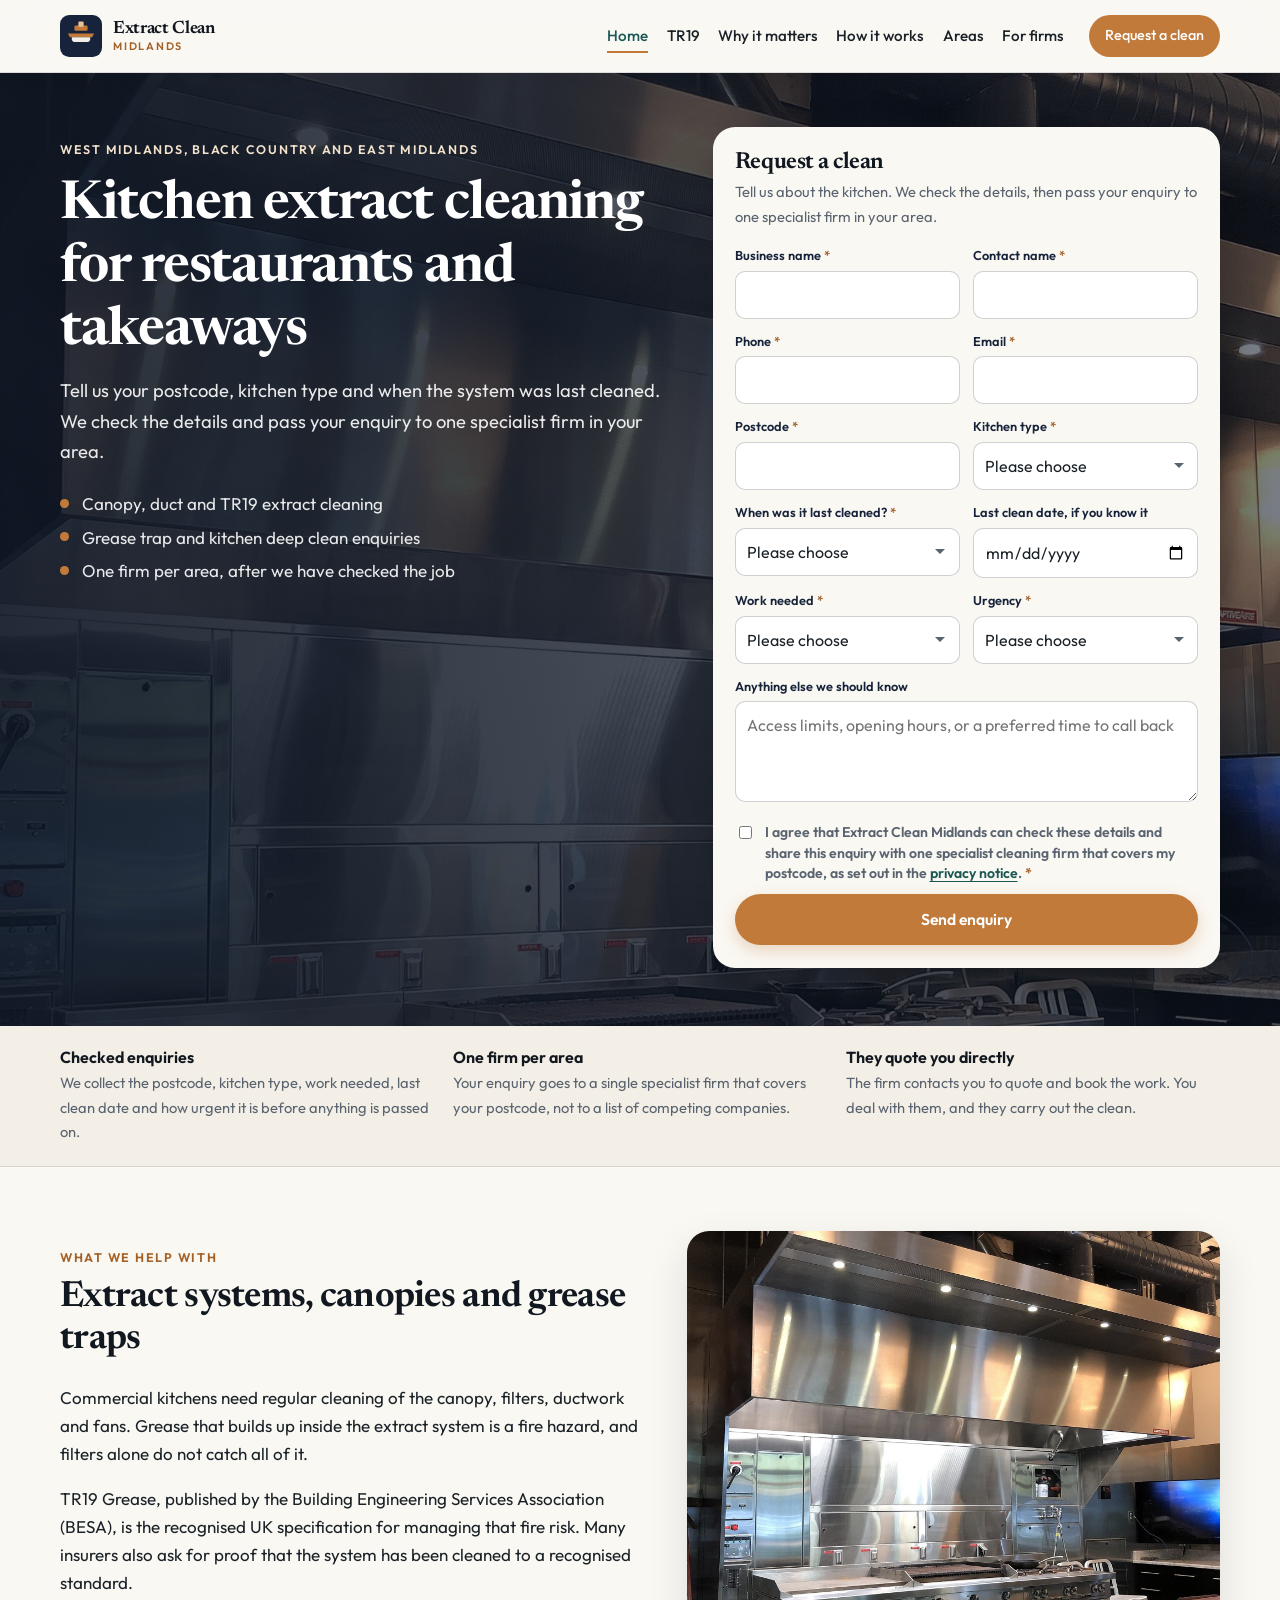
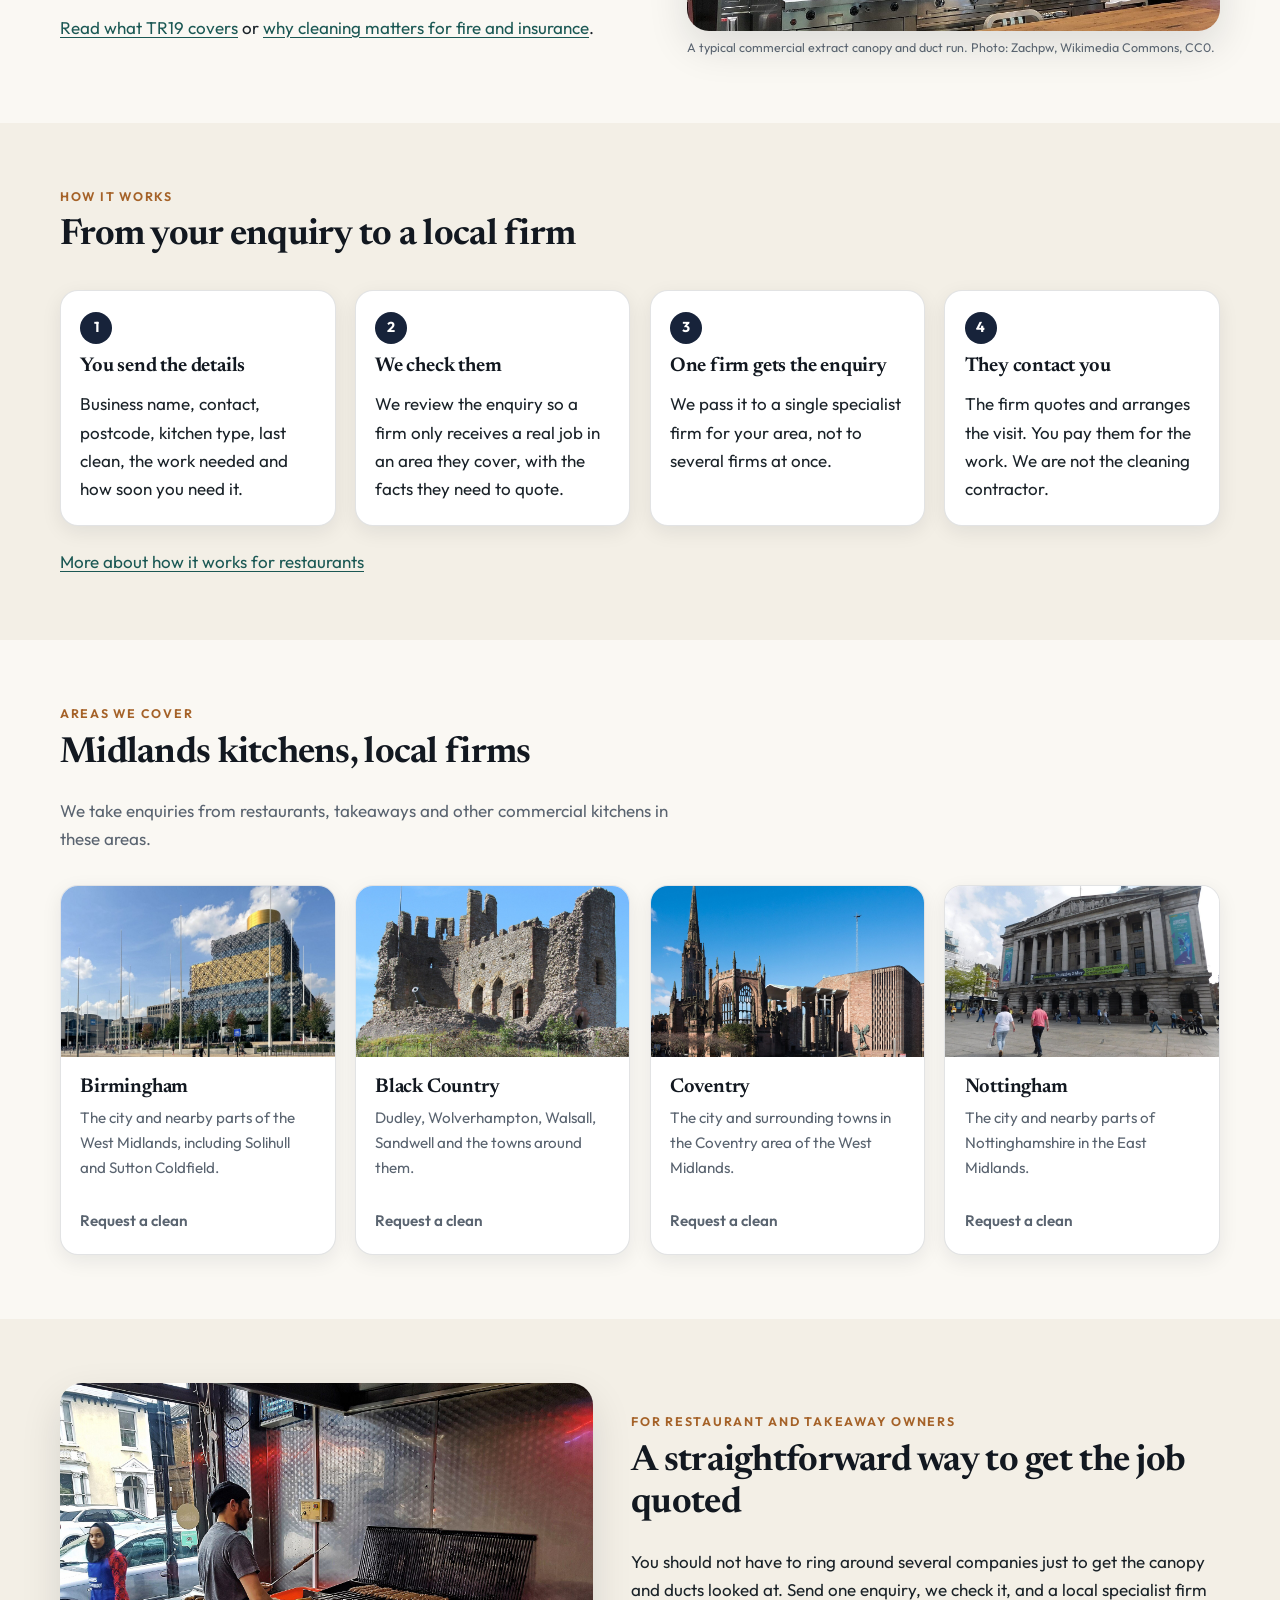
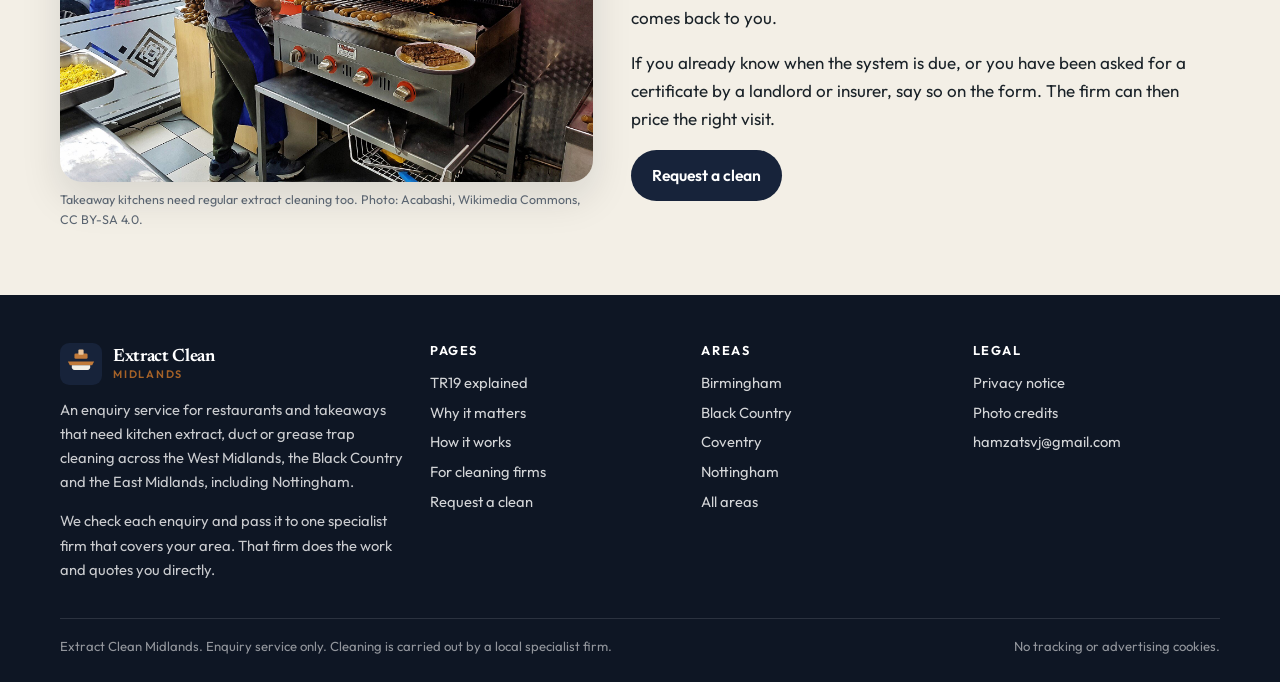
<file: index.html>
<!DOCTYPE html>
<html lang="en-GB">
<head>
  <meta charset="utf-8">
  <meta name="viewport" content="width=device-width, initial-scale=1">
  <title>Extract Clean Midlands | Kitchen extract cleaning enquiries</title>
  <meta name="description" content="Request kitchen extract, duct or grease trap cleaning for restaurants and takeaways across the West Midlands, the Black Country and Nottingham. We check your enquiry and pass it to one local specialist firm.">
  <link rel="icon" href="favicon.svg" type="image/svg+xml">
  <link rel="preconnect" href="https://fonts.googleapis.com">
  <link rel="preconnect" href="https://fonts.gstatic.com" crossorigin>
  <link href="https://fonts.googleapis.com/css2?family=Newsreader:opsz,wght@6..72,500;6..72,650;6..72,700&amp;family=Outfit:wght@400;500;600;700&amp;display=swap" rel="stylesheet">
  <link rel="stylesheet" href="css/styles.css">
  
</head>
<body>
<header class="site-header">
  <a class="skip-link" href="#main">Skip to content</a>
  <div class="wrap header-inner">
    <a class="logo" href="index.html">
      <svg class="logo-mark" viewBox="0 0 64 64" xmlns="http://www.w3.org/2000/svg" aria-hidden="true" focusable="false">
  <rect width="64" height="64" rx="14" fill="#17233A"/>
  <path d="M12 28h40l-3 6H15l-3-6z" fill="#C17A3A"/>
  <path d="M18 34h28v3c0 2-1.5 4-4 4H22c-2.5 0-4-2-4-4v-3z" fill="#F3EFE6"/>
  <rect x="22" y="16" width="20" height="8" rx="2" fill="#C17A3A"/>
  <rect x="28" y="10" width="8" height="8" rx="1.5" fill="#E8C399"/>
</svg>
      <span class="logo-text"><strong>Extract Clean</strong><span>Midlands</span></span>
    </a>
    <button class="nav-toggle" type="button" aria-expanded="false" aria-controls="site-nav">Menu</button>
    <nav id="site-nav" class="site-nav">
      <a href="index.html" aria-current="page">Home</a>
      <a href="tr19.html">TR19</a>
      <a href="why-it-matters.html">Why it matters</a>
      <a href="how-it-works.html">How it works</a>
      <a href="areas.html">Areas</a>
      <a href="for-firms.html">For firms</a>
      <a class="btn btn-copper" href="index.html#enquiry">Request a clean</a>
    </nav>
  </div>
</header>
<main id="main">

<section class="hero" style="background-image:url('images/hero-canopy.jpg')">
  <div class="hero-inner">
    <div class="hero-copy">
      <p class="eyebrow">West Midlands, Black Country and East Midlands</p>
      <h1>Kitchen extract cleaning for restaurants and takeaways</h1>
      <p class="lede">Tell us your postcode, kitchen type and when the system was last cleaned. We check the details and pass your enquiry to one specialist firm in your area.</p>
      <ul class="hero-points">
        <li>Canopy, duct and TR19 extract cleaning</li>
        <li>Grease trap and kitchen deep clean enquiries</li>
        <li>One firm per area, after we have checked the job</li>
      </ul>
    </div>
    <div class="form-card" id="enquiry">
  <h2>Request a clean</h2>
  <p class="form-intro">Tell us about the kitchen. We check the details, then pass your enquiry to one specialist firm in your area.</p>
  <form data-enquiry-form>
    <input type="hidden" name="_subject" value="Extract Clean Midlands enquiry">
    <input type="text" name="_honey" class="honey" tabindex="-1" autocomplete="off">
    <div class="form-grid">
      <div>
        <label for="business_name">Business name <span class="req">*</span></label>
        <input id="business_name" name="business_name" type="text" required autocomplete="organization">
      </div>
      <div>
        <label for="contact_name">Contact name <span class="req">*</span></label>
        <input id="contact_name" name="contact_name" type="text" required autocomplete="name">
      </div>
      <div>
        <label for="phone">Phone <span class="req">*</span></label>
        <input id="phone" name="phone" type="tel" required autocomplete="tel">
      </div>
      <div>
        <label for="email">Email <span class="req">*</span></label>
        <input id="email" name="email" type="email" required autocomplete="email">
      </div>
      <div>
        <label for="postcode">Postcode <span class="req">*</span></label>
        <input id="postcode" name="postcode" type="text" required autocomplete="postal-code">
      </div>
      <div>
        <label for="kitchen_type">Kitchen type <span class="req">*</span></label>
        <select id="kitchen_type" name="kitchen_type" required>
          <option value="">Please choose</option>
          <option>Restaurant</option>
          <option>Takeaway</option>
          <option>Cafe</option>
          <option>Pub or bar</option>
          <option>Hotel or guest house</option>
          <option>School, college or workplace canteen</option>
          <option>Other</option>
        </select>
      </div>
      <div>
        <label for="last_clean_roughly">When was it last cleaned? <span class="req">*</span></label>
        <select id="last_clean_roughly" name="last_clean_roughly" required>
          <option value="">Please choose</option>
          <option>In the last 3 months</option>
          <option>3 to 6 months ago</option>
          <option>6 to 12 months ago</option>
          <option>More than 12 months ago</option>
          <option>Never cleaned, as far as I know</option>
          <option>I do not know</option>
        </select>
      </div>
      <div>
        <label for="last_clean_date">Last clean date, if you know it</label>
        <input id="last_clean_date" name="last_clean_date" type="date">
      </div>
      <div>
        <label for="work_needed">Work needed <span class="req">*</span></label>
        <select id="work_needed" name="work_needed" required>
          <option value="">Please choose</option>
          <option>Full extract and duct clean (TR19)</option>
          <option>Canopy and filter clean</option>
          <option>Grease trap clean</option>
          <option>Commercial kitchen deep clean</option>
          <option>Not sure, please advise</option>
        </select>
      </div>
      <div>
        <label for="urgency">Urgency <span class="req">*</span></label>
        <select id="urgency" name="urgency" required>
          <option value="">Please choose</option>
          <option>As soon as possible</option>
          <option>This week</option>
          <option>This month</option>
          <option>At the next due clean</option>
          <option>Just looking for advice</option>
        </select>
      </div>
      <div class="full">
        <label for="message">Anything else we should know</label>
        <textarea id="message" name="message" rows="3" placeholder="Access limits, opening hours, or a preferred time to call back"></textarea>
      </div>
      <div class="full">
        <label class="consent">
          <input type="checkbox" name="consent" value="Yes" required>
          <span>I agree that Extract Clean Midlands can check these details and share this enquiry with one specialist cleaning firm that covers my postcode, as set out in the <a href="privacy.html">privacy notice</a>. <span class="req">*</span></span>
        </label>
      </div>
    </div>
    <button class="btn btn-copper btn-full" type="submit">Send enquiry</button>
    <p class="form-status" role="status" aria-live="polite"></p>
  </form>
</div>
  </div>
</section>

<section class="trust">
  <div class="wrap trust-grid">
    <div class="trust-item">
      <h3>Checked enquiries</h3>
      <p>We collect the postcode, kitchen type, work needed, last clean date and how urgent it is before anything is passed on.</p>
    </div>
    <div class="trust-item">
      <h3>One firm per area</h3>
      <p>Your enquiry goes to a single specialist firm that covers your postcode, not to a list of competing companies.</p>
    </div>
    <div class="trust-item">
      <h3>They quote you directly</h3>
      <p>The firm contacts you to quote and book the work. You deal with them, and they carry out the clean.</p>
    </div>
  </div>
</section>

<section class="section bg-cream">
  <div class="wrap split">
    <div>
      <span class="kicker">What we help with</span>
      <h2>Extract systems, canopies and grease traps</h2>
      <p>Commercial kitchens need regular cleaning of the canopy, filters, ductwork and fans. Grease that builds up inside the extract system is a fire hazard, and filters alone do not catch all of it.</p>
      <p>TR19 Grease, published by the Building Engineering Services Association (BESA), is the recognised UK specification for managing that fire risk. Many insurers also ask for proof that the system has been cleaned to a recognised standard.</p>
      <p><a href="tr19.html">Read what TR19 covers</a> or <a href="why-it-matters.html">why cleaning matters for fire and insurance</a>.</p>
    </div>
    <div>
      <img src="images/canopy-hood.jpg" width="1920" height="1600" alt="Stainless steel commercial kitchen extract canopy, ductwork and cooking line">
      <p class="photo-caption">A typical commercial extract canopy and duct run. Photo: Zachpw, Wikimedia Commons, CC0.</p>
    </div>
  </div>
</section>

<section class="section bg-paper">
  <div class="wrap">
    <div class="section-head">
      <span class="kicker">How it works</span>
      <h2>From your enquiry to a local firm</h2>
    </div>
    <div class="cards-4">
      <article class="step-card">
        <div class="step-num">1</div>
        <h3>You send the details</h3>
        <p>Business name, contact, postcode, kitchen type, last clean, the work needed and how soon you need it.</p>
      </article>
      <article class="step-card">
        <div class="step-num">2</div>
        <h3>We check them</h3>
        <p>We review the enquiry so a firm only receives a real job in an area they cover, with the facts they need to quote.</p>
      </article>
      <article class="step-card">
        <div class="step-num">3</div>
        <h3>One firm gets the enquiry</h3>
        <p>We pass it to a single specialist firm for your area, not to several firms at once.</p>
      </article>
      <article class="step-card">
        <div class="step-num">4</div>
        <h3>They contact you</h3>
        <p>The firm quotes and arranges the visit. You pay them for the work. We are not the cleaning contractor.</p>
      </article>
    </div>
    <p style="margin-top:1.4rem"><a href="how-it-works.html">More about how it works for restaurants</a></p>
  </div>
</section>

<section class="section bg-cream">
  <div class="wrap">
    <div class="section-head">
      <span class="kicker">Areas we cover</span>
      <h2>Midlands kitchens, local firms</h2>
      <p class="muted">We take enquiries from restaurants, takeaways and other commercial kitchens in these areas.</p>
    </div>
    <div class="cards-4">
      <article class="card">
        <a class="card-link" href="birmingham.html">
          <img class="card-img" src="images/birmingham.jpg" width="1474" height="1067" alt="The Library of Birmingham and Centenary Square">
          <div class="card-body">
            <h3>Birmingham</h3>
            <p>The city and nearby parts of the West Midlands, including Solihull and Sutton Coldfield.</p>
            <p class="card-meta">Request a clean</p>
          </div>
        </a>
      </article>
      <article class="card">
        <a class="card-link" href="black-country.html">
          <img class="card-img" src="images/black-country.jpg" width="1920" height="1080" alt="The keep of Dudley Castle against a blue sky">
          <div class="card-body">
            <h3>Black Country</h3>
            <p>Dudley, Wolverhampton, Walsall, Sandwell and the towns around them.</p>
            <p class="card-meta">Request a clean</p>
          </div>
        </a>
      </article>
      <article class="card">
        <a class="card-link" href="coventry.html">
          <img class="card-img" src="images/coventry.jpg" width="1920" height="1435" alt="Coventry Cathedral ruins and the new cathedral">
          <div class="card-body">
            <h3>Coventry</h3>
            <p>The city and surrounding towns in the Coventry area of the West Midlands.</p>
            <p class="card-meta">Request a clean</p>
          </div>
        </a>
      </article>
      <article class="card">
        <a class="card-link" href="nottingham.html">
          <img class="card-img" src="images/nottingham.jpg" width="1920" height="1440" alt="Nottingham Council House on Old Market Square">
          <div class="card-body">
            <h3>Nottingham</h3>
            <p>The city and nearby parts of Nottinghamshire in the East Midlands.</p>
            <p class="card-meta">Request a clean</p>
          </div>
        </a>
      </article>
    </div>
  </div>
</section>

<section class="section bg-paper">
  <div class="wrap split rev">
    <div>
      <img src="images/takeaway-grill.jpg" width="1920" height="1440" alt="A takeaway cook grilling kebabs under an extract canopy">
      <p class="photo-caption">Takeaway kitchens need regular extract cleaning too. Photo: Acabashi, Wikimedia Commons, CC BY-SA 4.0.</p>
    </div>
    <div>
      <span class="kicker">For restaurant and takeaway owners</span>
      <h2>A straightforward way to get the job quoted</h2>
      <p>You should not have to ring around several companies just to get the canopy and ducts looked at. Send one enquiry, we check it, and a local specialist firm comes back to you.</p>
      <p>If you already know when the system is due, or you have been asked for a certificate by a landlord or insurer, say so on the form. The firm can then price the right visit.</p>
      <p><a class="btn btn-navy" href="index.html#enquiry">Request a clean</a></p>
    </div>
  </div>
</section>

</main>
<footer class="site-footer">
  <div class="wrap footer-grid">
    <div class="footer-brand">
      <a class="logo" href="index.html" style="margin-bottom:0.8rem">
        <svg class="logo-mark" viewBox="0 0 64 64" xmlns="http://www.w3.org/2000/svg" aria-hidden="true" focusable="false">
  <rect width="64" height="64" rx="14" fill="#17233A"/>
  <path d="M12 28h40l-3 6H15l-3-6z" fill="#C17A3A"/>
  <path d="M18 34h28v3c0 2-1.5 4-4 4H22c-2.5 0-4-2-4-4v-3z" fill="#F3EFE6"/>
  <rect x="22" y="16" width="20" height="8" rx="2" fill="#C17A3A"/>
  <rect x="28" y="10" width="8" height="8" rx="1.5" fill="#E8C399"/>
</svg>
        <span class="logo-text"><strong style="color:#fff">Extract Clean</strong><span>Midlands</span></span>
      </a>
      <p>An enquiry service for restaurants and takeaways that need kitchen extract, duct or grease trap cleaning across the West Midlands, the Black Country and the East Midlands, including Nottingham.</p>
      <p>We check each enquiry and pass it to one specialist firm that covers your area. That firm does the work and quotes you directly.</p>
    </div>
    <div>
      <h3>Pages</h3>
      <ul>
        <li><a href="tr19.html">TR19 explained</a></li>
        <li><a href="why-it-matters.html">Why it matters</a></li>
        <li><a href="how-it-works.html">How it works</a></li>
        <li><a href="for-firms.html">For cleaning firms</a></li>
        <li><a href="index.html#enquiry">Request a clean</a></li>
      </ul>
    </div>
    <div>
      <h3>Areas</h3>
      <ul>
        <li><a href="birmingham.html">Birmingham</a></li>
        <li><a href="black-country.html">Black Country</a></li>
        <li><a href="coventry.html">Coventry</a></li>
        <li><a href="nottingham.html">Nottingham</a></li>
        <li><a href="areas.html">All areas</a></li>
      </ul>
    </div>
    <div>
      <h3>Legal</h3>
      <ul>
        <li><a href="privacy.html">Privacy notice</a></li>
        <li><a href="credits.html">Photo credits</a></li>
        <li><a href="mailto:hamzatsvj@gmail.com">hamzatsvj@gmail.com</a></li>
      </ul>
    </div>
  </div>
  <div class="wrap footer-base">
    <span>Extract Clean Midlands. Enquiry service only. Cleaning is carried out by a local specialist firm.</span>
    <span>No tracking or advertising cookies.</span>
  </div>
</footer>
<script src="js/main.js"></script>
</body>
</html>
</file>
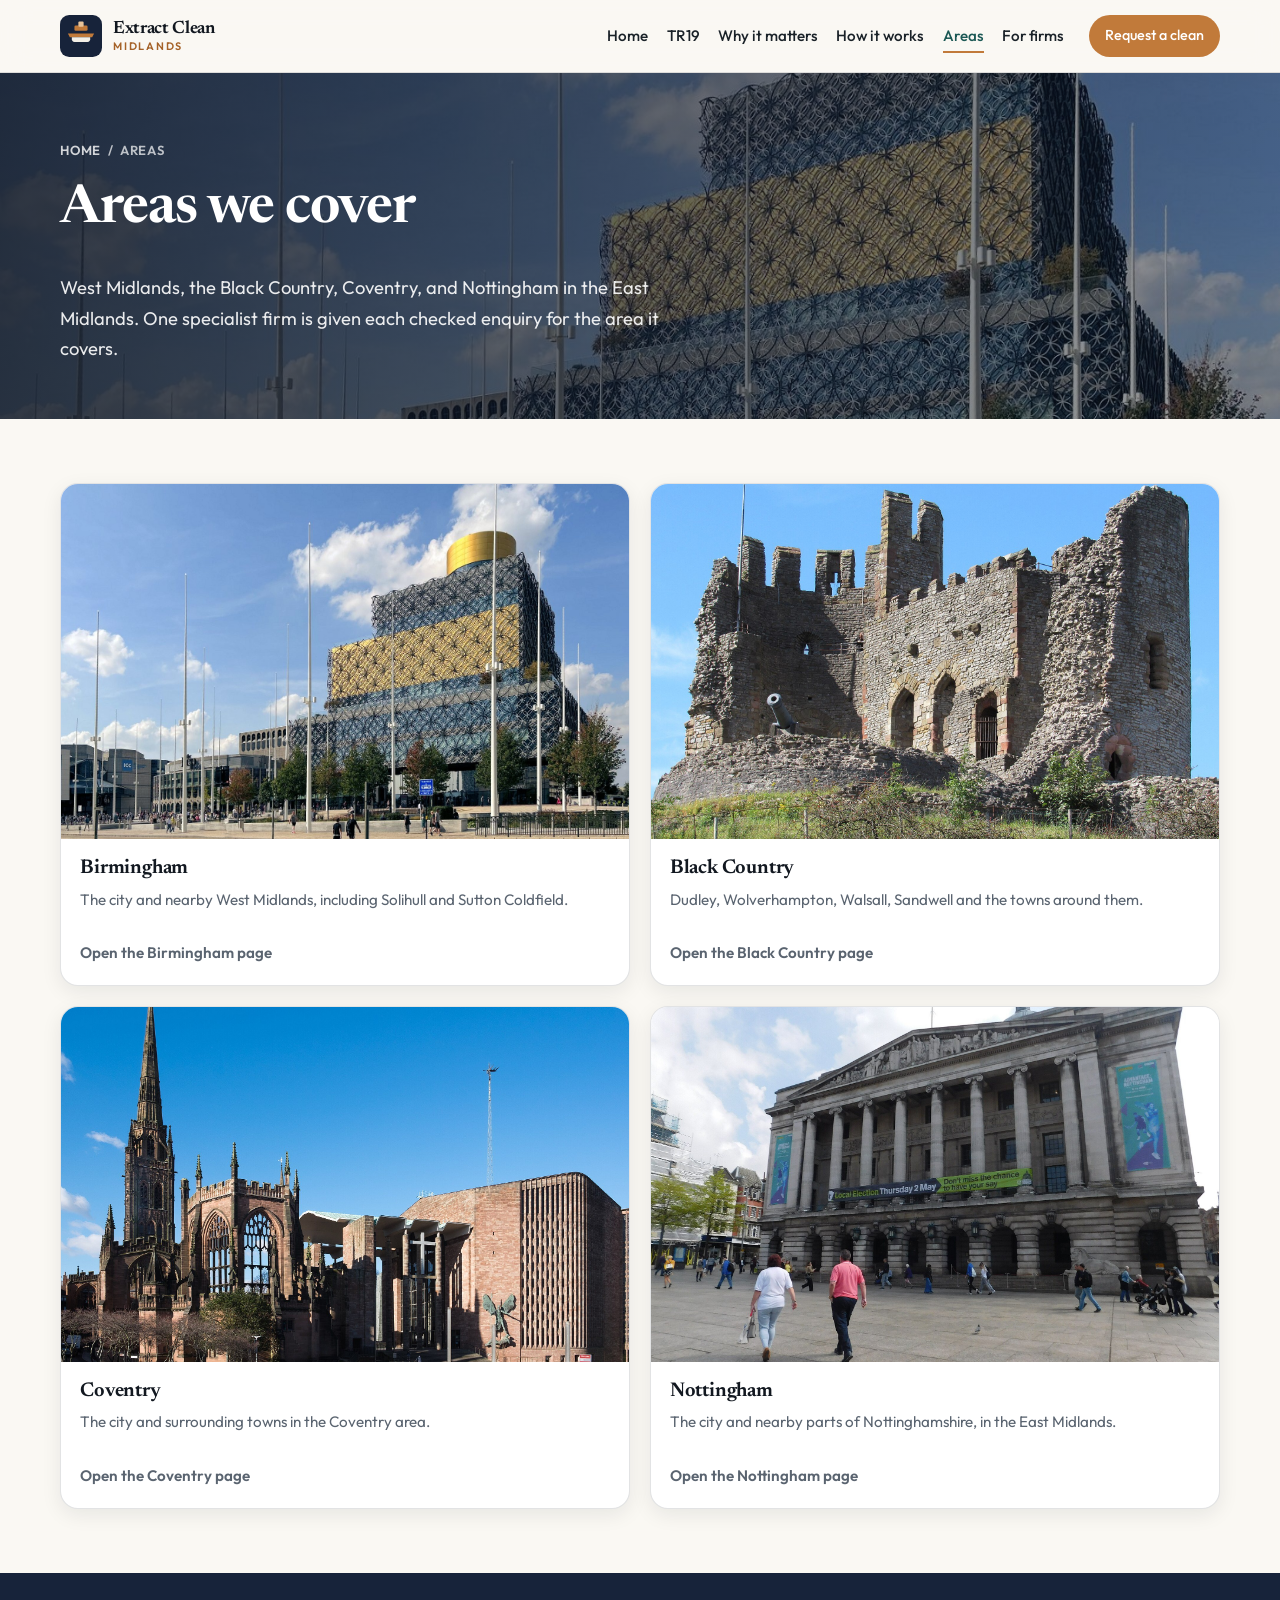
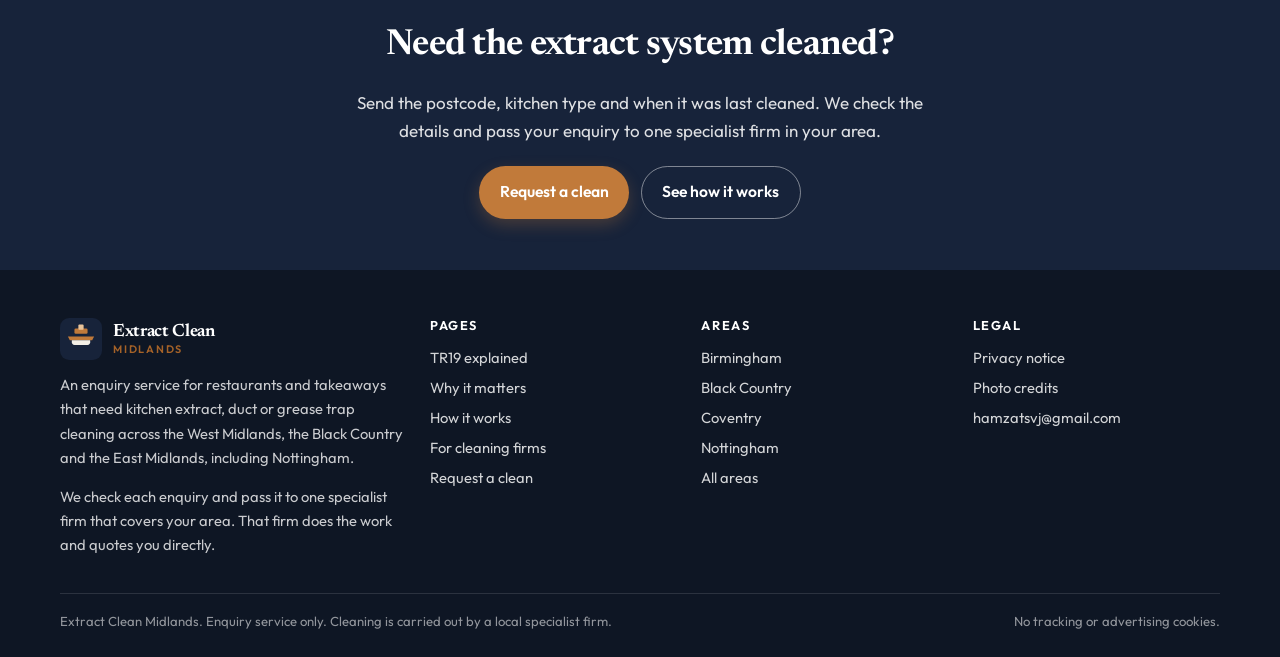
<file: areas.html>
<!DOCTYPE html>
<html lang="en-GB">
<head>
  <meta charset="utf-8">
  <meta name="viewport" content="width=device-width, initial-scale=1">
  <title>Areas we cover | Extract Clean Midlands</title>
  <meta name="description" content="Kitchen extract cleaning enquiries across Birmingham, the Black Country, Coventry and Nottingham.">
  <link rel="icon" href="favicon.svg" type="image/svg+xml">
  <link rel="preconnect" href="https://fonts.googleapis.com">
  <link rel="preconnect" href="https://fonts.gstatic.com" crossorigin>
  <link href="https://fonts.googleapis.com/css2?family=Newsreader:opsz,wght@6..72,500;6..72,650;6..72,700&amp;family=Outfit:wght@400;500;600;700&amp;display=swap" rel="stylesheet">
  <link rel="stylesheet" href="css/styles.css">
  
</head>
<body>
<header class="site-header">
  <a class="skip-link" href="#main">Skip to content</a>
  <div class="wrap header-inner">
    <a class="logo" href="index.html">
      <svg class="logo-mark" viewBox="0 0 64 64" xmlns="http://www.w3.org/2000/svg" aria-hidden="true" focusable="false">
  <rect width="64" height="64" rx="14" fill="#17233A"/>
  <path d="M12 28h40l-3 6H15l-3-6z" fill="#C17A3A"/>
  <path d="M18 34h28v3c0 2-1.5 4-4 4H22c-2.5 0-4-2-4-4v-3z" fill="#F3EFE6"/>
  <rect x="22" y="16" width="20" height="8" rx="2" fill="#C17A3A"/>
  <rect x="28" y="10" width="8" height="8" rx="1.5" fill="#E8C399"/>
</svg>
      <span class="logo-text"><strong>Extract Clean</strong><span>Midlands</span></span>
    </a>
    <button class="nav-toggle" type="button" aria-expanded="false" aria-controls="site-nav">Menu</button>
    <nav id="site-nav" class="site-nav">
      <a href="index.html">Home</a>
      <a href="tr19.html">TR19</a>
      <a href="why-it-matters.html">Why it matters</a>
      <a href="how-it-works.html">How it works</a>
      <a href="areas.html" aria-current="page">Areas</a>
      <a href="for-firms.html">For firms</a>
      <a class="btn btn-copper" href="index.html#enquiry">Request a clean</a>
    </nav>
  </div>
</header>
<main id="main">

<section class="page-hero" style="background-image:url('images/birmingham.jpg')">
  <div class="wrap">
    <nav class="breadcrumb"><a href="index.html">Home</a><span>/</span><span>Areas</span></nav>
    <h1>Areas we cover</h1>
    <p class="lede">West Midlands, the Black Country, Coventry, and Nottingham in the East Midlands. One specialist firm is given each checked enquiry for the area it covers.</p>
  </div>
</section>
<section class="section bg-cream">
  <div class="wrap">
    <div class="cards-2">
      <article class="card">
        <a class="card-link" href="birmingham.html">
          <img class="card-img" src="images/birmingham.jpg" alt="The Library of Birmingham and Centenary Square">
          <div class="card-body">
            <h3>Birmingham</h3>
            <p>The city and nearby West Midlands, including Solihull and Sutton Coldfield.</p>
            <p class="card-meta">Open the Birmingham page</p>
          </div>
        </a>
      </article>
      <article class="card">
        <a class="card-link" href="black-country.html">
          <img class="card-img" src="images/black-country.jpg" alt="The keep of Dudley Castle">
          <div class="card-body">
            <h3>Black Country</h3>
            <p>Dudley, Wolverhampton, Walsall, Sandwell and the towns around them.</p>
            <p class="card-meta">Open the Black Country page</p>
          </div>
        </a>
      </article>
      <article class="card">
        <a class="card-link" href="coventry.html">
          <img class="card-img" src="images/coventry.jpg" alt="Coventry Cathedral">
          <div class="card-body">
            <h3>Coventry</h3>
            <p>The city and surrounding towns in the Coventry area.</p>
            <p class="card-meta">Open the Coventry page</p>
          </div>
        </a>
      </article>
      <article class="card">
        <a class="card-link" href="nottingham.html">
          <img class="card-img" src="images/nottingham.jpg" alt="Nottingham Council House">
          <div class="card-body">
            <h3>Nottingham</h3>
            <p>The city and nearby parts of Nottinghamshire, in the East Midlands.</p>
            <p class="card-meta">Open the Nottingham page</p>
          </div>
        </a>
      </article>
    </div>
  </div>
</section>
<section class="cta-band">
  <div class="wrap">
    <h2>Need the extract system cleaned?</h2>
    <p>Send the postcode, kitchen type and when it was last cleaned. We check the details and pass your enquiry to one specialist firm in your area.</p>
    <div class="cta-actions">
      <a class="btn btn-copper" href="index.html#enquiry">Request a clean</a>
      <a class="btn btn-ghost" href="how-it-works.html">See how it works</a>
    </div>
  </div>
</section>
</main>
<footer class="site-footer">
  <div class="wrap footer-grid">
    <div class="footer-brand">
      <a class="logo" href="index.html" style="margin-bottom:0.8rem">
        <svg class="logo-mark" viewBox="0 0 64 64" xmlns="http://www.w3.org/2000/svg" aria-hidden="true" focusable="false">
  <rect width="64" height="64" rx="14" fill="#17233A"/>
  <path d="M12 28h40l-3 6H15l-3-6z" fill="#C17A3A"/>
  <path d="M18 34h28v3c0 2-1.5 4-4 4H22c-2.5 0-4-2-4-4v-3z" fill="#F3EFE6"/>
  <rect x="22" y="16" width="20" height="8" rx="2" fill="#C17A3A"/>
  <rect x="28" y="10" width="8" height="8" rx="1.5" fill="#E8C399"/>
</svg>
        <span class="logo-text"><strong style="color:#fff">Extract Clean</strong><span>Midlands</span></span>
      </a>
      <p>An enquiry service for restaurants and takeaways that need kitchen extract, duct or grease trap cleaning across the West Midlands, the Black Country and the East Midlands, including Nottingham.</p>
      <p>We check each enquiry and pass it to one specialist firm that covers your area. That firm does the work and quotes you directly.</p>
    </div>
    <div>
      <h3>Pages</h3>
      <ul>
        <li><a href="tr19.html">TR19 explained</a></li>
        <li><a href="why-it-matters.html">Why it matters</a></li>
        <li><a href="how-it-works.html">How it works</a></li>
        <li><a href="for-firms.html">For cleaning firms</a></li>
        <li><a href="index.html#enquiry">Request a clean</a></li>
      </ul>
    </div>
    <div>
      <h3>Areas</h3>
      <ul>
        <li><a href="birmingham.html">Birmingham</a></li>
        <li><a href="black-country.html">Black Country</a></li>
        <li><a href="coventry.html">Coventry</a></li>
        <li><a href="nottingham.html">Nottingham</a></li>
        <li><a href="areas.html">All areas</a></li>
      </ul>
    </div>
    <div>
      <h3>Legal</h3>
      <ul>
        <li><a href="privacy.html">Privacy notice</a></li>
        <li><a href="credits.html">Photo credits</a></li>
        <li><a href="mailto:hamzatsvj@gmail.com">hamzatsvj@gmail.com</a></li>
      </ul>
    </div>
  </div>
  <div class="wrap footer-base">
    <span>Extract Clean Midlands. Enquiry service only. Cleaning is carried out by a local specialist firm.</span>
    <span>No tracking or advertising cookies.</span>
  </div>
</footer>
<script src="js/main.js"></script>
</body>
</html>
</file>
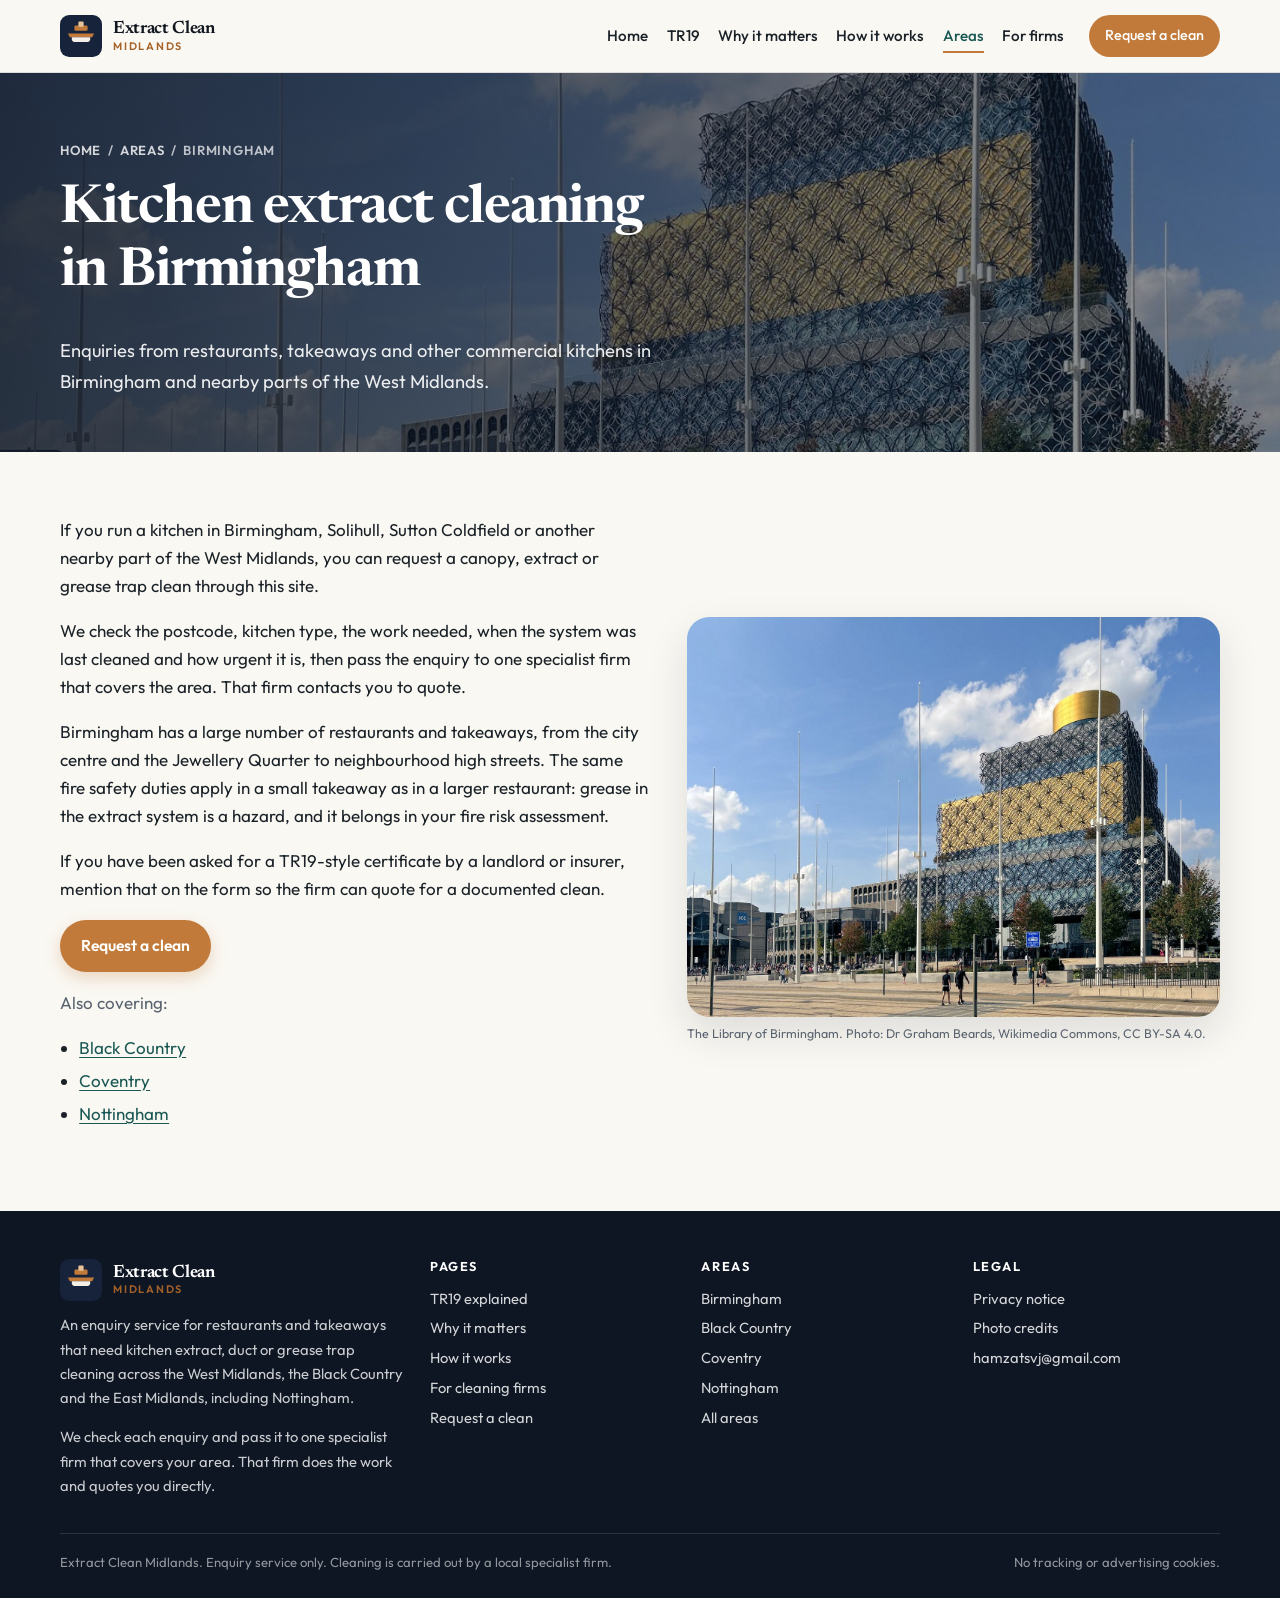
<file: birmingham.html>
<!DOCTYPE html>
<html lang="en-GB">
<head>
  <meta charset="utf-8">
  <meta name="viewport" content="width=device-width, initial-scale=1">
  <title>Kitchen extract cleaning in Birmingham | Extract Clean Midlands</title>
  <meta name="description" content="Request TR19 kitchen extract, canopy or grease trap cleaning for restaurants and takeaways in Birmingham and the nearby West Midlands.">
  <link rel="icon" href="favicon.svg" type="image/svg+xml">
  <link rel="preconnect" href="https://fonts.googleapis.com">
  <link rel="preconnect" href="https://fonts.gstatic.com" crossorigin>
  <link href="https://fonts.googleapis.com/css2?family=Newsreader:opsz,wght@6..72,500;6..72,650;6..72,700&amp;family=Outfit:wght@400;500;600;700&amp;display=swap" rel="stylesheet">
  <link rel="stylesheet" href="css/styles.css">
  
</head>
<body>
<header class="site-header">
  <a class="skip-link" href="#main">Skip to content</a>
  <div class="wrap header-inner">
    <a class="logo" href="index.html">
      <svg class="logo-mark" viewBox="0 0 64 64" xmlns="http://www.w3.org/2000/svg" aria-hidden="true" focusable="false">
  <rect width="64" height="64" rx="14" fill="#17233A"/>
  <path d="M12 28h40l-3 6H15l-3-6z" fill="#C17A3A"/>
  <path d="M18 34h28v3c0 2-1.5 4-4 4H22c-2.5 0-4-2-4-4v-3z" fill="#F3EFE6"/>
  <rect x="22" y="16" width="20" height="8" rx="2" fill="#C17A3A"/>
  <rect x="28" y="10" width="8" height="8" rx="1.5" fill="#E8C399"/>
</svg>
      <span class="logo-text"><strong>Extract Clean</strong><span>Midlands</span></span>
    </a>
    <button class="nav-toggle" type="button" aria-expanded="false" aria-controls="site-nav">Menu</button>
    <nav id="site-nav" class="site-nav">
      <a href="index.html">Home</a>
      <a href="tr19.html">TR19</a>
      <a href="why-it-matters.html">Why it matters</a>
      <a href="how-it-works.html">How it works</a>
      <a href="areas.html" aria-current="page">Areas</a>
      <a href="for-firms.html">For firms</a>
      <a class="btn btn-copper" href="index.html#enquiry">Request a clean</a>
    </nav>
  </div>
</header>
<main id="main">

<section class="page-hero" style="background-image:url('images/birmingham.jpg')">
  <div class="wrap">
    <nav class="breadcrumb"><a href="index.html">Home</a><span>/</span><a href="areas.html">Areas</a><span>/</span><span>Birmingham</span></nav>
    <h1>Kitchen extract cleaning in Birmingham</h1>
    <p class="lede">Enquiries from restaurants, takeaways and other commercial kitchens in Birmingham and nearby parts of the West Midlands.</p>
  </div>
</section>
<section class="section bg-cream">
  <div class="wrap split">
    <div class="prose">
      
        <p>If you run a kitchen in Birmingham, Solihull, Sutton Coldfield or another nearby part of the West Midlands, you can request a canopy, extract or grease trap clean through this site.</p>
        <p>We check the postcode, kitchen type, the work needed, when the system was last cleaned and how urgent it is, then pass the enquiry to one specialist firm that covers the area. That firm contacts you to quote.</p>
        <p>Birmingham has a large number of restaurants and takeaways, from the city centre and the Jewellery Quarter to neighbourhood high streets. The same fire safety duties apply in a small takeaway as in a larger restaurant: grease in the extract system is a hazard, and it belongs in your fire risk assessment.</p>
        <p>If you have been asked for a TR19-style certificate by a landlord or insurer, mention that on the form so the firm can quote for a documented clean.</p>
        
      <p><a class="btn btn-copper" href="index.html#enquiry">Request a clean</a></p>
      <p class="muted">Also covering:</p>
      <ul><li><a href="black-country.html">Black Country</a></li><li><a href="coventry.html">Coventry</a></li><li><a href="nottingham.html">Nottingham</a></li></ul>
    </div>
    <div>
      <img src="images/birmingham.jpg" alt="The Library of Birmingham and Centenary Square on a clear day">
      <p class="photo-caption">The Library of Birmingham. Photo: Dr Graham Beards, Wikimedia Commons, CC BY-SA 4.0.</p>
    </div>
  </div>
</section>

</main>
<footer class="site-footer">
  <div class="wrap footer-grid">
    <div class="footer-brand">
      <a class="logo" href="index.html" style="margin-bottom:0.8rem">
        <svg class="logo-mark" viewBox="0 0 64 64" xmlns="http://www.w3.org/2000/svg" aria-hidden="true" focusable="false">
  <rect width="64" height="64" rx="14" fill="#17233A"/>
  <path d="M12 28h40l-3 6H15l-3-6z" fill="#C17A3A"/>
  <path d="M18 34h28v3c0 2-1.5 4-4 4H22c-2.5 0-4-2-4-4v-3z" fill="#F3EFE6"/>
  <rect x="22" y="16" width="20" height="8" rx="2" fill="#C17A3A"/>
  <rect x="28" y="10" width="8" height="8" rx="1.5" fill="#E8C399"/>
</svg>
        <span class="logo-text"><strong style="color:#fff">Extract Clean</strong><span>Midlands</span></span>
      </a>
      <p>An enquiry service for restaurants and takeaways that need kitchen extract, duct or grease trap cleaning across the West Midlands, the Black Country and the East Midlands, including Nottingham.</p>
      <p>We check each enquiry and pass it to one specialist firm that covers your area. That firm does the work and quotes you directly.</p>
    </div>
    <div>
      <h3>Pages</h3>
      <ul>
        <li><a href="tr19.html">TR19 explained</a></li>
        <li><a href="why-it-matters.html">Why it matters</a></li>
        <li><a href="how-it-works.html">How it works</a></li>
        <li><a href="for-firms.html">For cleaning firms</a></li>
        <li><a href="index.html#enquiry">Request a clean</a></li>
      </ul>
    </div>
    <div>
      <h3>Areas</h3>
      <ul>
        <li><a href="birmingham.html">Birmingham</a></li>
        <li><a href="black-country.html">Black Country</a></li>
        <li><a href="coventry.html">Coventry</a></li>
        <li><a href="nottingham.html">Nottingham</a></li>
        <li><a href="areas.html">All areas</a></li>
      </ul>
    </div>
    <div>
      <h3>Legal</h3>
      <ul>
        <li><a href="privacy.html">Privacy notice</a></li>
        <li><a href="credits.html">Photo credits</a></li>
        <li><a href="mailto:hamzatsvj@gmail.com">hamzatsvj@gmail.com</a></li>
      </ul>
    </div>
  </div>
  <div class="wrap footer-base">
    <span>Extract Clean Midlands. Enquiry service only. Cleaning is carried out by a local specialist firm.</span>
    <span>No tracking or advertising cookies.</span>
  </div>
</footer>
<script src="js/main.js"></script>
</body>
</html>
</file>
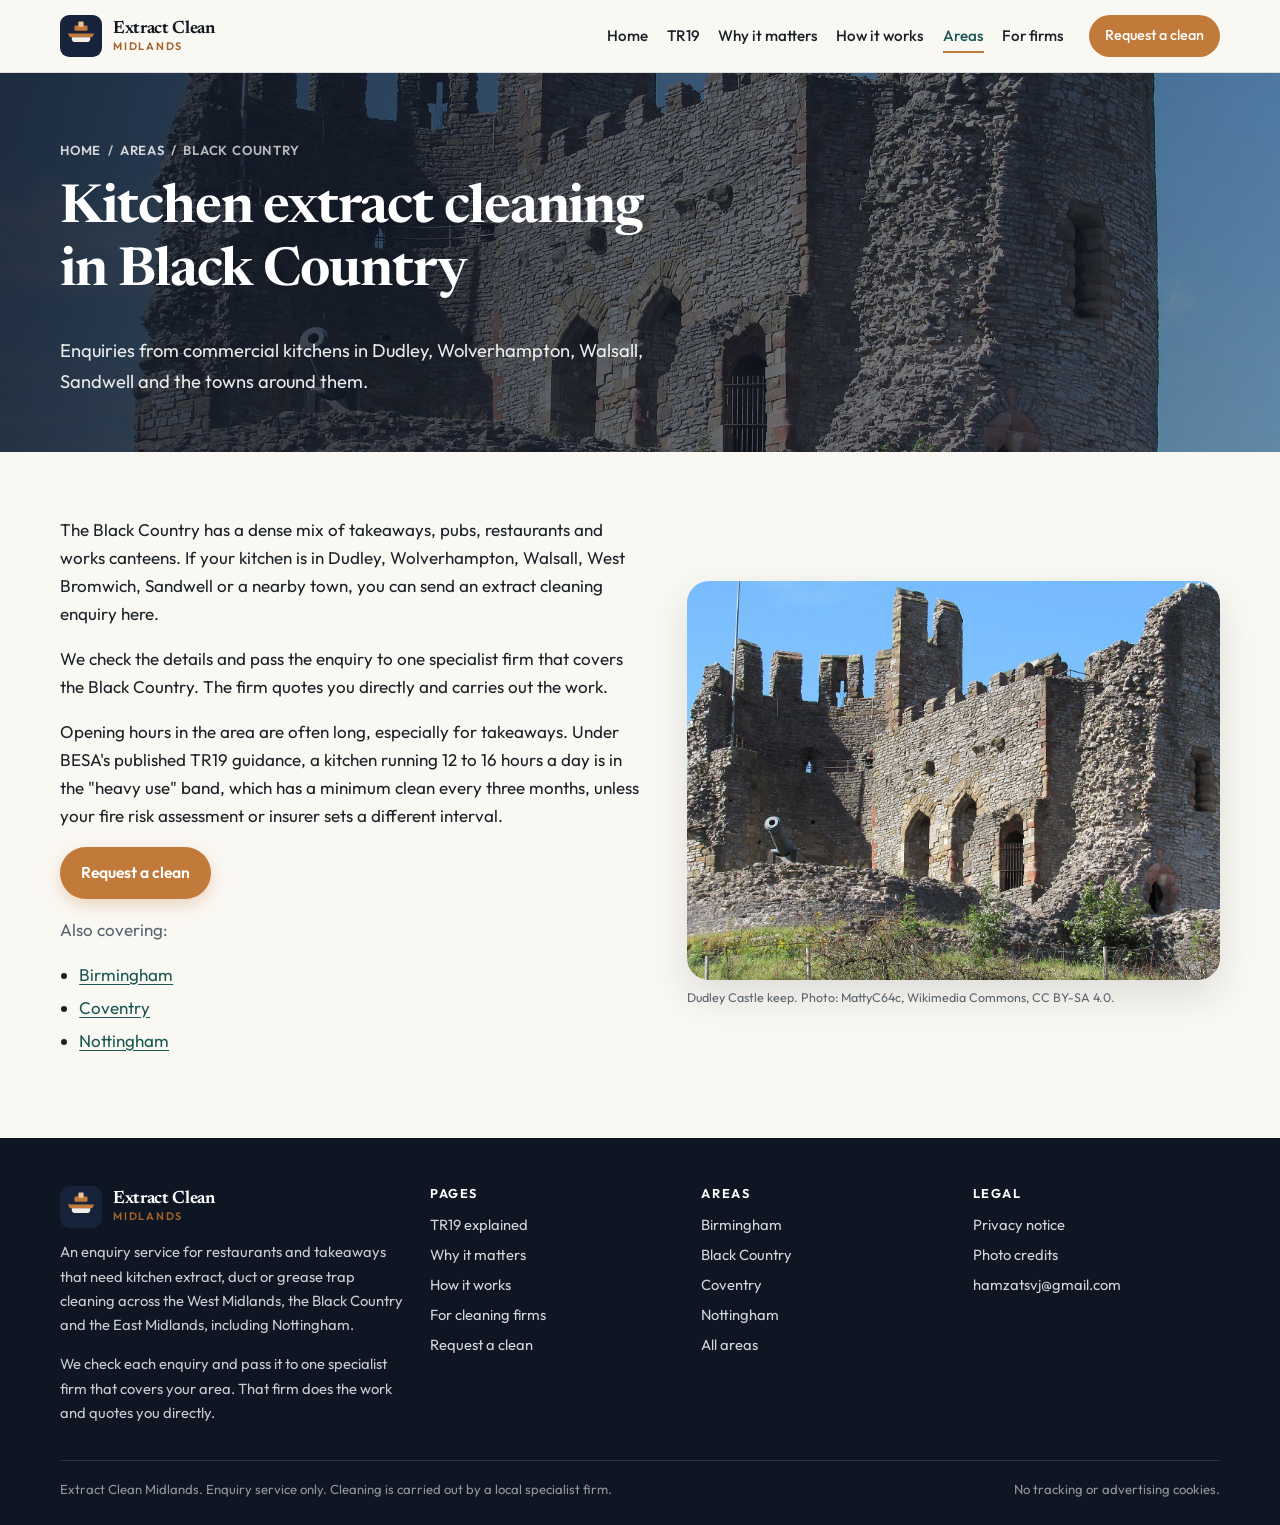
<file: black-country.html>
<!DOCTYPE html>
<html lang="en-GB">
<head>
  <meta charset="utf-8">
  <meta name="viewport" content="width=device-width, initial-scale=1">
  <title>Kitchen extract cleaning in the Black Country | Extract Clean Midlands</title>
  <meta name="description" content="Request TR19 kitchen extract, canopy or grease trap cleaning for restaurants and takeaways in Dudley, Wolverhampton, Walsall, Sandwell and the wider Black Country.">
  <link rel="icon" href="favicon.svg" type="image/svg+xml">
  <link rel="preconnect" href="https://fonts.googleapis.com">
  <link rel="preconnect" href="https://fonts.gstatic.com" crossorigin>
  <link href="https://fonts.googleapis.com/css2?family=Newsreader:opsz,wght@6..72,500;6..72,650;6..72,700&amp;family=Outfit:wght@400;500;600;700&amp;display=swap" rel="stylesheet">
  <link rel="stylesheet" href="css/styles.css">
  
</head>
<body>
<header class="site-header">
  <a class="skip-link" href="#main">Skip to content</a>
  <div class="wrap header-inner">
    <a class="logo" href="index.html">
      <svg class="logo-mark" viewBox="0 0 64 64" xmlns="http://www.w3.org/2000/svg" aria-hidden="true" focusable="false">
  <rect width="64" height="64" rx="14" fill="#17233A"/>
  <path d="M12 28h40l-3 6H15l-3-6z" fill="#C17A3A"/>
  <path d="M18 34h28v3c0 2-1.5 4-4 4H22c-2.5 0-4-2-4-4v-3z" fill="#F3EFE6"/>
  <rect x="22" y="16" width="20" height="8" rx="2" fill="#C17A3A"/>
  <rect x="28" y="10" width="8" height="8" rx="1.5" fill="#E8C399"/>
</svg>
      <span class="logo-text"><strong>Extract Clean</strong><span>Midlands</span></span>
    </a>
    <button class="nav-toggle" type="button" aria-expanded="false" aria-controls="site-nav">Menu</button>
    <nav id="site-nav" class="site-nav">
      <a href="index.html">Home</a>
      <a href="tr19.html">TR19</a>
      <a href="why-it-matters.html">Why it matters</a>
      <a href="how-it-works.html">How it works</a>
      <a href="areas.html" aria-current="page">Areas</a>
      <a href="for-firms.html">For firms</a>
      <a class="btn btn-copper" href="index.html#enquiry">Request a clean</a>
    </nav>
  </div>
</header>
<main id="main">

<section class="page-hero" style="background-image:url('images/black-country.jpg')">
  <div class="wrap">
    <nav class="breadcrumb"><a href="index.html">Home</a><span>/</span><a href="areas.html">Areas</a><span>/</span><span>Black Country</span></nav>
    <h1>Kitchen extract cleaning in Black Country</h1>
    <p class="lede">Enquiries from commercial kitchens in Dudley, Wolverhampton, Walsall, Sandwell and the towns around them.</p>
  </div>
</section>
<section class="section bg-cream">
  <div class="wrap split">
    <div class="prose">
      
        <p>The Black Country has a dense mix of takeaways, pubs, restaurants and works canteens. If your kitchen is in Dudley, Wolverhampton, Walsall, West Bromwich, Sandwell or a nearby town, you can send an extract cleaning enquiry here.</p>
        <p>We check the details and pass the enquiry to one specialist firm that covers the Black Country. The firm quotes you directly and carries out the work.</p>
        <p>Opening hours in the area are often long, especially for takeaways. Under BESA's published TR19 guidance, a kitchen running 12 to 16 hours a day is in the "heavy use" band, which has a minimum clean every three months, unless your fire risk assessment or insurer sets a different interval.</p>
        
      <p><a class="btn btn-copper" href="index.html#enquiry">Request a clean</a></p>
      <p class="muted">Also covering:</p>
      <ul><li><a href="birmingham.html">Birmingham</a></li><li><a href="coventry.html">Coventry</a></li><li><a href="nottingham.html">Nottingham</a></li></ul>
    </div>
    <div>
      <img src="images/black-country.jpg" alt="The keep of Dudley Castle under a blue sky">
      <p class="photo-caption">Dudley Castle keep. Photo: MattyC64c, Wikimedia Commons, CC BY-SA 4.0.</p>
    </div>
  </div>
</section>

</main>
<footer class="site-footer">
  <div class="wrap footer-grid">
    <div class="footer-brand">
      <a class="logo" href="index.html" style="margin-bottom:0.8rem">
        <svg class="logo-mark" viewBox="0 0 64 64" xmlns="http://www.w3.org/2000/svg" aria-hidden="true" focusable="false">
  <rect width="64" height="64" rx="14" fill="#17233A"/>
  <path d="M12 28h40l-3 6H15l-3-6z" fill="#C17A3A"/>
  <path d="M18 34h28v3c0 2-1.5 4-4 4H22c-2.5 0-4-2-4-4v-3z" fill="#F3EFE6"/>
  <rect x="22" y="16" width="20" height="8" rx="2" fill="#C17A3A"/>
  <rect x="28" y="10" width="8" height="8" rx="1.5" fill="#E8C399"/>
</svg>
        <span class="logo-text"><strong style="color:#fff">Extract Clean</strong><span>Midlands</span></span>
      </a>
      <p>An enquiry service for restaurants and takeaways that need kitchen extract, duct or grease trap cleaning across the West Midlands, the Black Country and the East Midlands, including Nottingham.</p>
      <p>We check each enquiry and pass it to one specialist firm that covers your area. That firm does the work and quotes you directly.</p>
    </div>
    <div>
      <h3>Pages</h3>
      <ul>
        <li><a href="tr19.html">TR19 explained</a></li>
        <li><a href="why-it-matters.html">Why it matters</a></li>
        <li><a href="how-it-works.html">How it works</a></li>
        <li><a href="for-firms.html">For cleaning firms</a></li>
        <li><a href="index.html#enquiry">Request a clean</a></li>
      </ul>
    </div>
    <div>
      <h3>Areas</h3>
      <ul>
        <li><a href="birmingham.html">Birmingham</a></li>
        <li><a href="black-country.html">Black Country</a></li>
        <li><a href="coventry.html">Coventry</a></li>
        <li><a href="nottingham.html">Nottingham</a></li>
        <li><a href="areas.html">All areas</a></li>
      </ul>
    </div>
    <div>
      <h3>Legal</h3>
      <ul>
        <li><a href="privacy.html">Privacy notice</a></li>
        <li><a href="credits.html">Photo credits</a></li>
        <li><a href="mailto:hamzatsvj@gmail.com">hamzatsvj@gmail.com</a></li>
      </ul>
    </div>
  </div>
  <div class="wrap footer-base">
    <span>Extract Clean Midlands. Enquiry service only. Cleaning is carried out by a local specialist firm.</span>
    <span>No tracking or advertising cookies.</span>
  </div>
</footer>
<script src="js/main.js"></script>
</body>
</html>
</file>
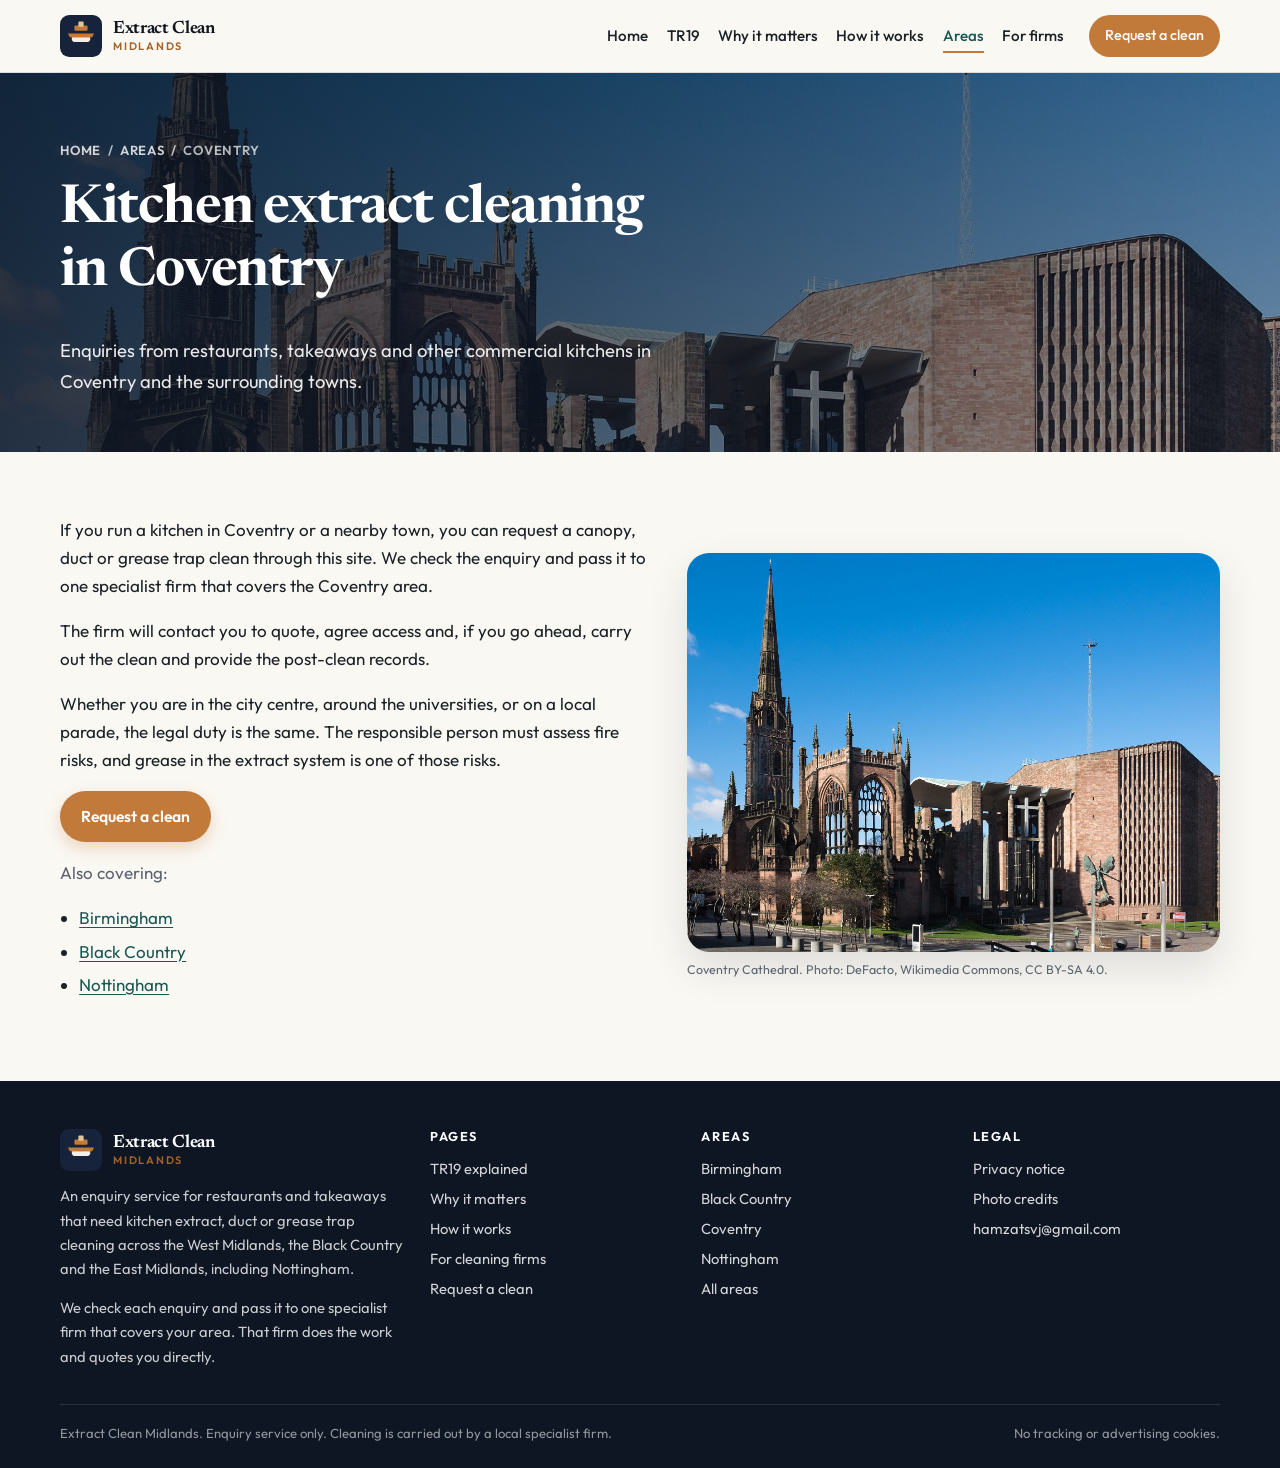
<file: coventry.html>
<!DOCTYPE html>
<html lang="en-GB">
<head>
  <meta charset="utf-8">
  <meta name="viewport" content="width=device-width, initial-scale=1">
  <title>Kitchen extract cleaning in Coventry | Extract Clean Midlands</title>
  <meta name="description" content="Request TR19 kitchen extract, canopy or grease trap cleaning for restaurants and takeaways in Coventry and the surrounding area.">
  <link rel="icon" href="favicon.svg" type="image/svg+xml">
  <link rel="preconnect" href="https://fonts.googleapis.com">
  <link rel="preconnect" href="https://fonts.gstatic.com" crossorigin>
  <link href="https://fonts.googleapis.com/css2?family=Newsreader:opsz,wght@6..72,500;6..72,650;6..72,700&amp;family=Outfit:wght@400;500;600;700&amp;display=swap" rel="stylesheet">
  <link rel="stylesheet" href="css/styles.css">
  
</head>
<body>
<header class="site-header">
  <a class="skip-link" href="#main">Skip to content</a>
  <div class="wrap header-inner">
    <a class="logo" href="index.html">
      <svg class="logo-mark" viewBox="0 0 64 64" xmlns="http://www.w3.org/2000/svg" aria-hidden="true" focusable="false">
  <rect width="64" height="64" rx="14" fill="#17233A"/>
  <path d="M12 28h40l-3 6H15l-3-6z" fill="#C17A3A"/>
  <path d="M18 34h28v3c0 2-1.5 4-4 4H22c-2.5 0-4-2-4-4v-3z" fill="#F3EFE6"/>
  <rect x="22" y="16" width="20" height="8" rx="2" fill="#C17A3A"/>
  <rect x="28" y="10" width="8" height="8" rx="1.5" fill="#E8C399"/>
</svg>
      <span class="logo-text"><strong>Extract Clean</strong><span>Midlands</span></span>
    </a>
    <button class="nav-toggle" type="button" aria-expanded="false" aria-controls="site-nav">Menu</button>
    <nav id="site-nav" class="site-nav">
      <a href="index.html">Home</a>
      <a href="tr19.html">TR19</a>
      <a href="why-it-matters.html">Why it matters</a>
      <a href="how-it-works.html">How it works</a>
      <a href="areas.html" aria-current="page">Areas</a>
      <a href="for-firms.html">For firms</a>
      <a class="btn btn-copper" href="index.html#enquiry">Request a clean</a>
    </nav>
  </div>
</header>
<main id="main">

<section class="page-hero" style="background-image:url('images/coventry.jpg')">
  <div class="wrap">
    <nav class="breadcrumb"><a href="index.html">Home</a><span>/</span><a href="areas.html">Areas</a><span>/</span><span>Coventry</span></nav>
    <h1>Kitchen extract cleaning in Coventry</h1>
    <p class="lede">Enquiries from restaurants, takeaways and other commercial kitchens in Coventry and the surrounding towns.</p>
  </div>
</section>
<section class="section bg-cream">
  <div class="wrap split">
    <div class="prose">
      
        <p>If you run a kitchen in Coventry or a nearby town, you can request a canopy, duct or grease trap clean through this site. We check the enquiry and pass it to one specialist firm that covers the Coventry area.</p>
        <p>The firm will contact you to quote, agree access and, if you go ahead, carry out the clean and provide the post-clean records.</p>
        <p>Whether you are in the city centre, around the universities, or on a local parade, the legal duty is the same. The responsible person must assess fire risks, and grease in the extract system is one of those risks.</p>
        
      <p><a class="btn btn-copper" href="index.html#enquiry">Request a clean</a></p>
      <p class="muted">Also covering:</p>
      <ul><li><a href="birmingham.html">Birmingham</a></li><li><a href="black-country.html">Black Country</a></li><li><a href="nottingham.html">Nottingham</a></li></ul>
    </div>
    <div>
      <img src="images/coventry.jpg" alt="Coventry Cathedral ruins beside the new cathedral, under a clear blue sky">
      <p class="photo-caption">Coventry Cathedral. Photo: DeFacto, Wikimedia Commons, CC BY-SA 4.0.</p>
    </div>
  </div>
</section>

</main>
<footer class="site-footer">
  <div class="wrap footer-grid">
    <div class="footer-brand">
      <a class="logo" href="index.html" style="margin-bottom:0.8rem">
        <svg class="logo-mark" viewBox="0 0 64 64" xmlns="http://www.w3.org/2000/svg" aria-hidden="true" focusable="false">
  <rect width="64" height="64" rx="14" fill="#17233A"/>
  <path d="M12 28h40l-3 6H15l-3-6z" fill="#C17A3A"/>
  <path d="M18 34h28v3c0 2-1.5 4-4 4H22c-2.5 0-4-2-4-4v-3z" fill="#F3EFE6"/>
  <rect x="22" y="16" width="20" height="8" rx="2" fill="#C17A3A"/>
  <rect x="28" y="10" width="8" height="8" rx="1.5" fill="#E8C399"/>
</svg>
        <span class="logo-text"><strong style="color:#fff">Extract Clean</strong><span>Midlands</span></span>
      </a>
      <p>An enquiry service for restaurants and takeaways that need kitchen extract, duct or grease trap cleaning across the West Midlands, the Black Country and the East Midlands, including Nottingham.</p>
      <p>We check each enquiry and pass it to one specialist firm that covers your area. That firm does the work and quotes you directly.</p>
    </div>
    <div>
      <h3>Pages</h3>
      <ul>
        <li><a href="tr19.html">TR19 explained</a></li>
        <li><a href="why-it-matters.html">Why it matters</a></li>
        <li><a href="how-it-works.html">How it works</a></li>
        <li><a href="for-firms.html">For cleaning firms</a></li>
        <li><a href="index.html#enquiry">Request a clean</a></li>
      </ul>
    </div>
    <div>
      <h3>Areas</h3>
      <ul>
        <li><a href="birmingham.html">Birmingham</a></li>
        <li><a href="black-country.html">Black Country</a></li>
        <li><a href="coventry.html">Coventry</a></li>
        <li><a href="nottingham.html">Nottingham</a></li>
        <li><a href="areas.html">All areas</a></li>
      </ul>
    </div>
    <div>
      <h3>Legal</h3>
      <ul>
        <li><a href="privacy.html">Privacy notice</a></li>
        <li><a href="credits.html">Photo credits</a></li>
        <li><a href="mailto:hamzatsvj@gmail.com">hamzatsvj@gmail.com</a></li>
      </ul>
    </div>
  </div>
  <div class="wrap footer-base">
    <span>Extract Clean Midlands. Enquiry service only. Cleaning is carried out by a local specialist firm.</span>
    <span>No tracking or advertising cookies.</span>
  </div>
</footer>
<script src="js/main.js"></script>
</body>
</html>
</file>
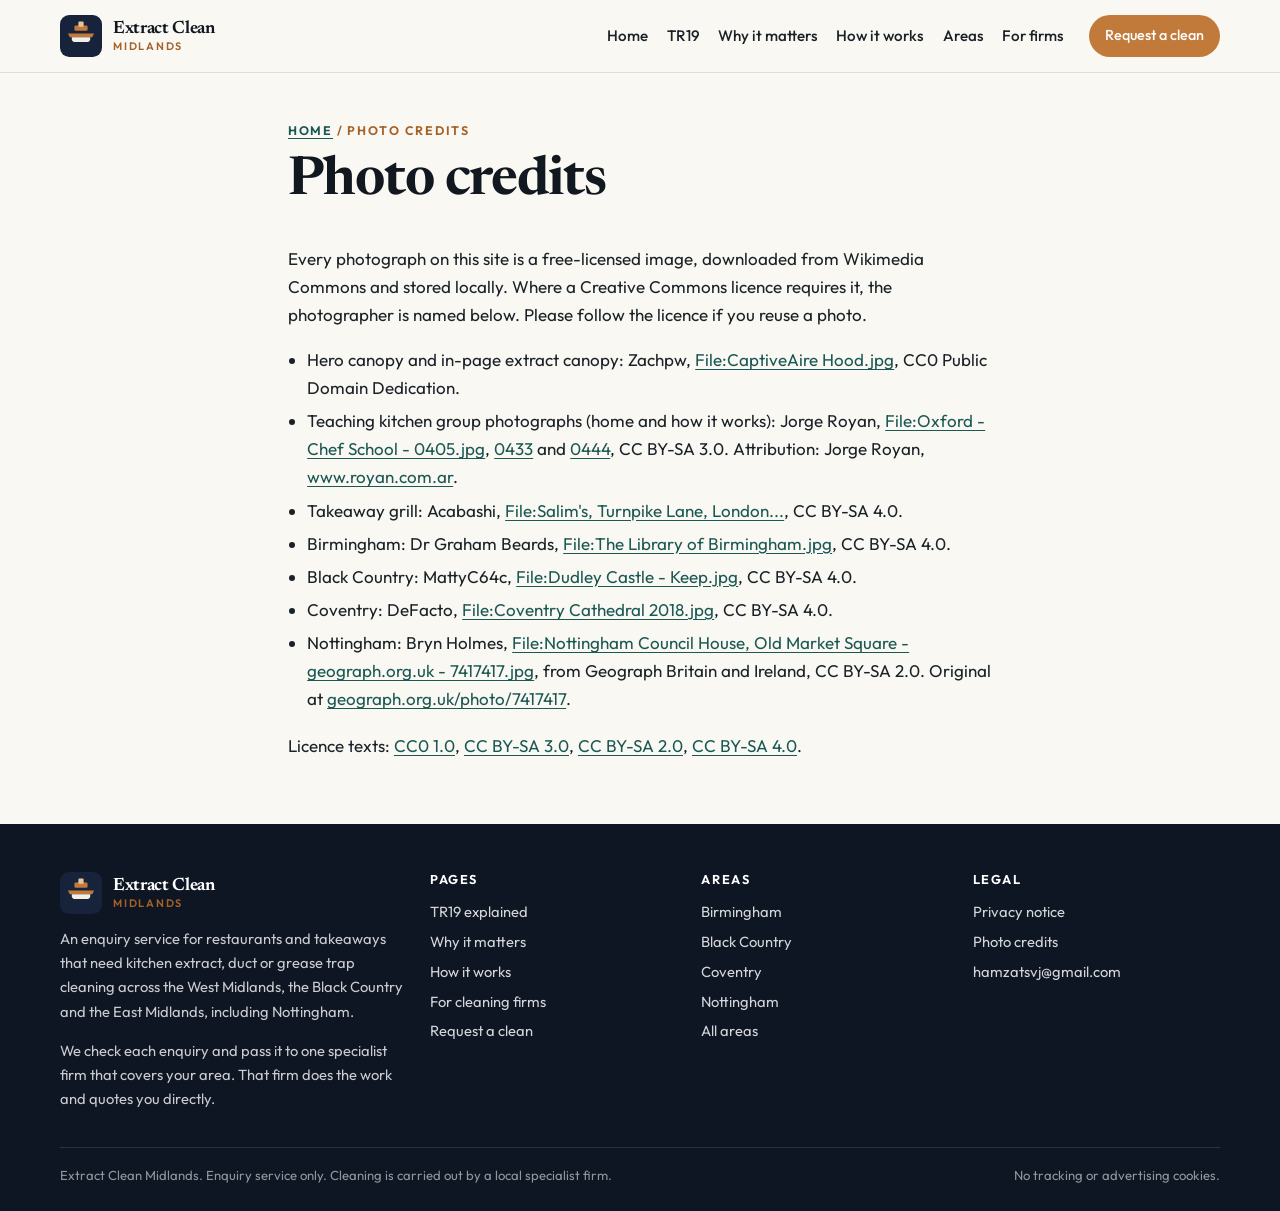
<file: credits.html>
<!DOCTYPE html>
<html lang="en-GB">
<head>
  <meta charset="utf-8">
  <meta name="viewport" content="width=device-width, initial-scale=1">
  <title>Photo credits | Extract Clean Midlands</title>
  <meta name="description" content="Credits and licences for the photographs used on the Extract Clean Midlands website.">
  <link rel="icon" href="favicon.svg" type="image/svg+xml">
  <link rel="preconnect" href="https://fonts.googleapis.com">
  <link rel="preconnect" href="https://fonts.gstatic.com" crossorigin>
  <link href="https://fonts.googleapis.com/css2?family=Newsreader:opsz,wght@6..72,500;6..72,650;6..72,700&amp;family=Outfit:wght@400;500;600;700&amp;display=swap" rel="stylesheet">
  <link rel="stylesheet" href="css/styles.css">
  
</head>
<body>
<header class="site-header">
  <a class="skip-link" href="#main">Skip to content</a>
  <div class="wrap header-inner">
    <a class="logo" href="index.html">
      <svg class="logo-mark" viewBox="0 0 64 64" xmlns="http://www.w3.org/2000/svg" aria-hidden="true" focusable="false">
  <rect width="64" height="64" rx="14" fill="#17233A"/>
  <path d="M12 28h40l-3 6H15l-3-6z" fill="#C17A3A"/>
  <path d="M18 34h28v3c0 2-1.5 4-4 4H22c-2.5 0-4-2-4-4v-3z" fill="#F3EFE6"/>
  <rect x="22" y="16" width="20" height="8" rx="2" fill="#C17A3A"/>
  <rect x="28" y="10" width="8" height="8" rx="1.5" fill="#E8C399"/>
</svg>
      <span class="logo-text"><strong>Extract Clean</strong><span>Midlands</span></span>
    </a>
    <button class="nav-toggle" type="button" aria-expanded="false" aria-controls="site-nav">Menu</button>
    <nav id="site-nav" class="site-nav">
      <a href="index.html">Home</a>
      <a href="tr19.html">TR19</a>
      <a href="why-it-matters.html">Why it matters</a>
      <a href="how-it-works.html">How it works</a>
      <a href="areas.html">Areas</a>
      <a href="for-firms.html">For firms</a>
      <a class="btn btn-copper" href="index.html#enquiry">Request a clean</a>
    </nav>
  </div>
</header>
<main id="main">

<section class="section bg-cream" style="padding-top:3rem">
  <div class="wrap-narrow prose">
    <p class="kicker"><a href="index.html">Home</a> / Photo credits</p>
    <h1>Photo credits</h1>
    <p>Every photograph on this site is a free-licensed image, downloaded from Wikimedia Commons and stored locally. Where a Creative Commons licence requires it, the photographer is named below. Please follow the licence if you reuse a photo.</p>
    <ul>
      <li>Hero canopy and in-page extract canopy: Zachpw, <a href="https://commons.wikimedia.org/wiki/File:CaptiveAire_Hood.jpg">File:CaptiveAire Hood.jpg</a>, CC0 Public Domain Dedication.</li>
      <li>Teaching kitchen group photographs (home and how it works): Jorge Royan, <a href="https://commons.wikimedia.org/wiki/File:Oxford_-_Chef_School_-_0405.jpg">File:Oxford - Chef School - 0405.jpg</a>, <a href="https://commons.wikimedia.org/wiki/File:Oxford_-_Chef_School_-_0433.jpg">0433</a> and <a href="https://commons.wikimedia.org/wiki/File:Oxford_-_Chef_School_-_0444.jpg">0444</a>, CC BY-SA 3.0. Attribution: Jorge Royan, <a href="http://www.royan.com.ar">www.royan.com.ar</a>.</li>
      <li>Takeaway grill: Acabashi, <a href="https://commons.wikimedia.org/wiki/File:Salim%27s,_Turnpike_Lane,_London,_England_preparing_and_grilling_kebabs.jpg">File:Salim's, Turnpike Lane, London...</a>, CC BY-SA 4.0.</li>
      <li>Birmingham: Dr Graham Beards, <a href="https://commons.wikimedia.org/wiki/File:The_Library_of_Birmingham.jpg">File:The Library of Birmingham.jpg</a>, CC BY-SA 4.0.</li>
      <li>Black Country: MattyC64c, <a href="https://commons.wikimedia.org/wiki/File:Dudley_Castle_-_Keep.jpg">File:Dudley Castle - Keep.jpg</a>, CC BY-SA 4.0.</li>
      <li>Coventry: DeFacto, <a href="https://commons.wikimedia.org/wiki/File:Coventry_Cathedral_2018.jpg">File:Coventry Cathedral 2018.jpg</a>, CC BY-SA 4.0.</li>
      <li>Nottingham: Bryn Holmes, <a href="https://commons.wikimedia.org/wiki/File:Nottingham_Council_House,_Old_Market_Square_-_geograph.org.uk_-_7417417.jpg">File:Nottingham Council House, Old Market Square - geograph.org.uk - 7417417.jpg</a>, from Geograph Britain and Ireland, CC BY-SA 2.0. Original at <a href="https://www.geograph.org.uk/photo/7417417">geograph.org.uk/photo/7417417</a>.</li>
    </ul>
    <p>Licence texts: <a href="https://creativecommons.org/publicdomain/zero/1.0/">CC0 1.0</a>, <a href="https://creativecommons.org/licenses/by-sa/3.0/">CC BY-SA 3.0</a>, <a href="https://creativecommons.org/licenses/by-sa/2.0/">CC BY-SA 2.0</a>, <a href="https://creativecommons.org/licenses/by-sa/4.0/">CC BY-SA 4.0</a>.</p>
  </div>
</section>

</main>
<footer class="site-footer">
  <div class="wrap footer-grid">
    <div class="footer-brand">
      <a class="logo" href="index.html" style="margin-bottom:0.8rem">
        <svg class="logo-mark" viewBox="0 0 64 64" xmlns="http://www.w3.org/2000/svg" aria-hidden="true" focusable="false">
  <rect width="64" height="64" rx="14" fill="#17233A"/>
  <path d="M12 28h40l-3 6H15l-3-6z" fill="#C17A3A"/>
  <path d="M18 34h28v3c0 2-1.5 4-4 4H22c-2.5 0-4-2-4-4v-3z" fill="#F3EFE6"/>
  <rect x="22" y="16" width="20" height="8" rx="2" fill="#C17A3A"/>
  <rect x="28" y="10" width="8" height="8" rx="1.5" fill="#E8C399"/>
</svg>
        <span class="logo-text"><strong style="color:#fff">Extract Clean</strong><span>Midlands</span></span>
      </a>
      <p>An enquiry service for restaurants and takeaways that need kitchen extract, duct or grease trap cleaning across the West Midlands, the Black Country and the East Midlands, including Nottingham.</p>
      <p>We check each enquiry and pass it to one specialist firm that covers your area. That firm does the work and quotes you directly.</p>
    </div>
    <div>
      <h3>Pages</h3>
      <ul>
        <li><a href="tr19.html">TR19 explained</a></li>
        <li><a href="why-it-matters.html">Why it matters</a></li>
        <li><a href="how-it-works.html">How it works</a></li>
        <li><a href="for-firms.html">For cleaning firms</a></li>
        <li><a href="index.html#enquiry">Request a clean</a></li>
      </ul>
    </div>
    <div>
      <h3>Areas</h3>
      <ul>
        <li><a href="birmingham.html">Birmingham</a></li>
        <li><a href="black-country.html">Black Country</a></li>
        <li><a href="coventry.html">Coventry</a></li>
        <li><a href="nottingham.html">Nottingham</a></li>
        <li><a href="areas.html">All areas</a></li>
      </ul>
    </div>
    <div>
      <h3>Legal</h3>
      <ul>
        <li><a href="privacy.html">Privacy notice</a></li>
        <li><a href="credits.html">Photo credits</a></li>
        <li><a href="mailto:hamzatsvj@gmail.com">hamzatsvj@gmail.com</a></li>
      </ul>
    </div>
  </div>
  <div class="wrap footer-base">
    <span>Extract Clean Midlands. Enquiry service only. Cleaning is carried out by a local specialist firm.</span>
    <span>No tracking or advertising cookies.</span>
  </div>
</footer>
<script src="js/main.js"></script>
</body>
</html>
</file>
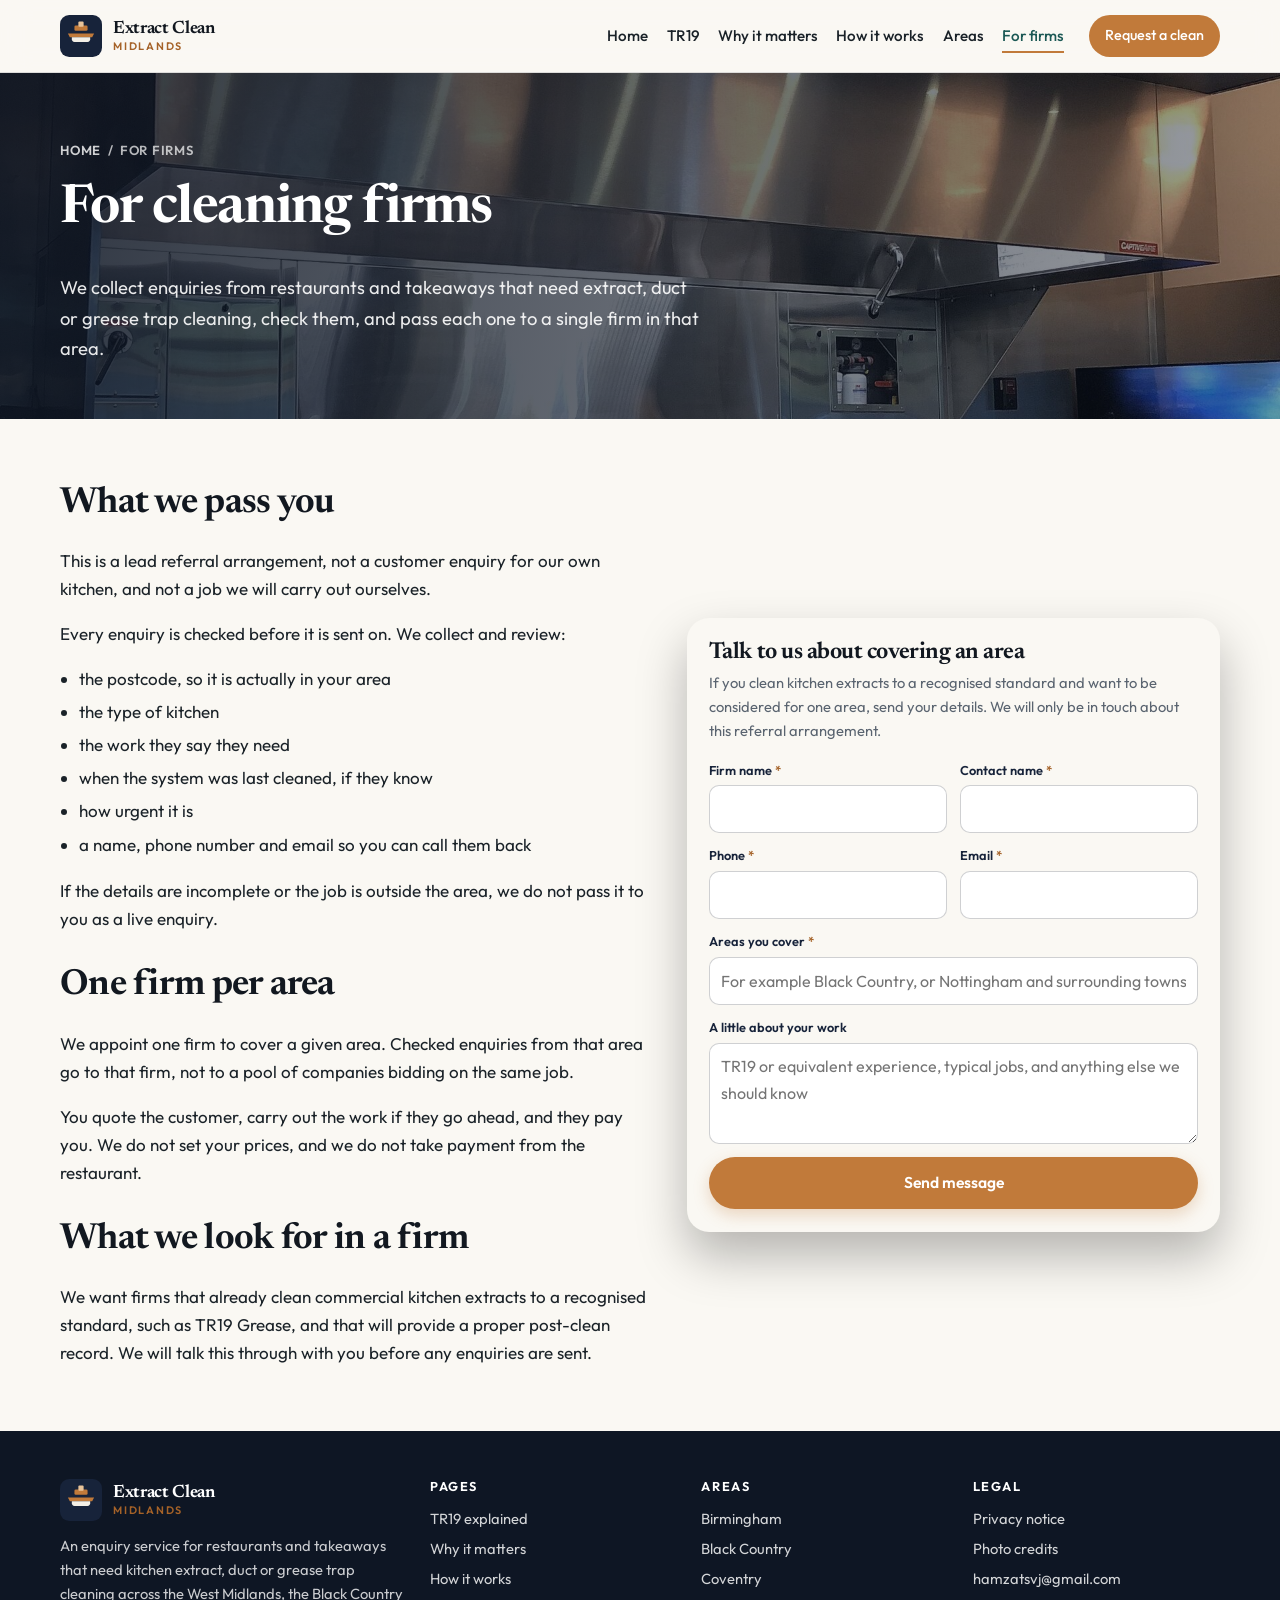
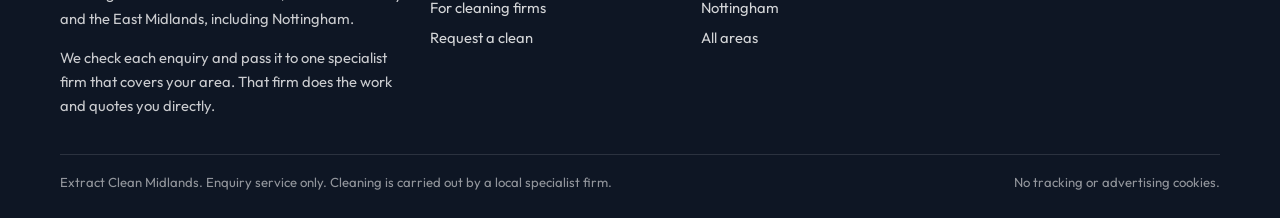
<file: for-firms.html>
<!DOCTYPE html>
<html lang="en-GB">
<head>
  <meta charset="utf-8">
  <meta name="viewport" content="width=device-width, initial-scale=1">
  <title>For kitchen extract cleaning firms | Extract Clean Midlands</title>
  <meta name="description" content="How Extract Clean Midlands passes checked restaurant and takeaway extract cleaning enquiries to one firm per area.">
  <link rel="icon" href="favicon.svg" type="image/svg+xml">
  <link rel="preconnect" href="https://fonts.googleapis.com">
  <link rel="preconnect" href="https://fonts.gstatic.com" crossorigin>
  <link href="https://fonts.googleapis.com/css2?family=Newsreader:opsz,wght@6..72,500;6..72,650;6..72,700&amp;family=Outfit:wght@400;500;600;700&amp;display=swap" rel="stylesheet">
  <link rel="stylesheet" href="css/styles.css">
  
</head>
<body>
<header class="site-header">
  <a class="skip-link" href="#main">Skip to content</a>
  <div class="wrap header-inner">
    <a class="logo" href="index.html">
      <svg class="logo-mark" viewBox="0 0 64 64" xmlns="http://www.w3.org/2000/svg" aria-hidden="true" focusable="false">
  <rect width="64" height="64" rx="14" fill="#17233A"/>
  <path d="M12 28h40l-3 6H15l-3-6z" fill="#C17A3A"/>
  <path d="M18 34h28v3c0 2-1.5 4-4 4H22c-2.5 0-4-2-4-4v-3z" fill="#F3EFE6"/>
  <rect x="22" y="16" width="20" height="8" rx="2" fill="#C17A3A"/>
  <rect x="28" y="10" width="8" height="8" rx="1.5" fill="#E8C399"/>
</svg>
      <span class="logo-text"><strong>Extract Clean</strong><span>Midlands</span></span>
    </a>
    <button class="nav-toggle" type="button" aria-expanded="false" aria-controls="site-nav">Menu</button>
    <nav id="site-nav" class="site-nav">
      <a href="index.html">Home</a>
      <a href="tr19.html">TR19</a>
      <a href="why-it-matters.html">Why it matters</a>
      <a href="how-it-works.html">How it works</a>
      <a href="areas.html">Areas</a>
      <a href="for-firms.html" aria-current="page">For firms</a>
      <a class="btn btn-copper" href="index.html#enquiry">Request a clean</a>
    </nav>
  </div>
</header>
<main id="main">

<section class="page-hero" style="background-image:url('images/canopy-hood.jpg')">
  <div class="wrap">
    <nav class="breadcrumb"><a href="index.html">Home</a><span>/</span><span>For firms</span></nav>
    <h1>For cleaning firms</h1>
    <p class="lede">We collect enquiries from restaurants and takeaways that need extract, duct or grease trap cleaning, check them, and pass each one to a single firm in that area.</p>
  </div>
</section>

<section class="section bg-cream">
  <div class="wrap split">
    <div class="prose">
      <h2>What we pass you</h2>
      <p>This is a lead referral arrangement, not a customer enquiry for our own kitchen, and not a job we will carry out ourselves.</p>
      <p>Every enquiry is checked before it is sent on. We collect and review:</p>
      <ul>
        <li>the postcode, so it is actually in your area</li>
        <li>the type of kitchen</li>
        <li>the work they say they need</li>
        <li>when the system was last cleaned, if they know</li>
        <li>how urgent it is</li>
        <li>a name, phone number and email so you can call them back</li>
      </ul>
      <p>If the details are incomplete or the job is outside the area, we do not pass it to you as a live enquiry.</p>

      <h2>One firm per area</h2>
      <p>We appoint one firm to cover a given area. Checked enquiries from that area go to that firm, not to a pool of companies bidding on the same job.</p>
      <p>You quote the customer, carry out the work if they go ahead, and they pay you. We do not set your prices, and we do not take payment from the restaurant.</p>

      <h2>What we look for in a firm</h2>
      <p>We want firms that already clean commercial kitchen extracts to a recognised standard, such as TR19 Grease, and that will provide a proper post-clean record. We will talk this through with you before any enquiries are sent.</p>
    </div>
    <div>
      <div class="form-card" id="firm-enquiry">
  <h2>Talk to us about covering an area</h2>
  <p class="form-intro">If you clean kitchen extracts to a recognised standard and want to be considered for one area, send your details. We will only be in touch about this referral arrangement.</p>
  <form data-firm-form>
    <input type="hidden" name="_subject" value="Extract Clean Midlands firm enquiry">
    <input type="text" name="_honey" class="honey" tabindex="-1" autocomplete="off">
    <div class="form-grid">
      <div>
        <label for="firm_name">Firm name <span class="req">*</span></label>
        <input id="firm_name" name="firm_name" type="text" required>
      </div>
      <div>
        <label for="firm_contact">Contact name <span class="req">*</span></label>
        <input id="firm_contact" name="contact_name" type="text" required>
      </div>
      <div>
        <label for="firm_phone">Phone <span class="req">*</span></label>
        <input id="firm_phone" name="phone" type="tel" required>
      </div>
      <div>
        <label for="firm_email">Email <span class="req">*</span></label>
        <input id="firm_email" name="email" type="email" required>
      </div>
      <div class="full">
        <label for="areas_covered">Areas you cover <span class="req">*</span></label>
        <input id="areas_covered" name="areas_covered" type="text" required placeholder="For example Black Country, or Nottingham and surrounding towns">
      </div>
      <div class="full">
        <label for="firm_message">A little about your work</label>
        <textarea id="firm_message" name="message" rows="3" placeholder="TR19 or equivalent experience, typical jobs, and anything else we should know"></textarea>
      </div>
    </div>
    <button class="btn btn-copper btn-full" type="submit">Send message</button>
    <p class="form-status" role="status" aria-live="polite"></p>
  </form>
</div>
    </div>
  </div>
</section>

</main>
<footer class="site-footer">
  <div class="wrap footer-grid">
    <div class="footer-brand">
      <a class="logo" href="index.html" style="margin-bottom:0.8rem">
        <svg class="logo-mark" viewBox="0 0 64 64" xmlns="http://www.w3.org/2000/svg" aria-hidden="true" focusable="false">
  <rect width="64" height="64" rx="14" fill="#17233A"/>
  <path d="M12 28h40l-3 6H15l-3-6z" fill="#C17A3A"/>
  <path d="M18 34h28v3c0 2-1.5 4-4 4H22c-2.5 0-4-2-4-4v-3z" fill="#F3EFE6"/>
  <rect x="22" y="16" width="20" height="8" rx="2" fill="#C17A3A"/>
  <rect x="28" y="10" width="8" height="8" rx="1.5" fill="#E8C399"/>
</svg>
        <span class="logo-text"><strong style="color:#fff">Extract Clean</strong><span>Midlands</span></span>
      </a>
      <p>An enquiry service for restaurants and takeaways that need kitchen extract, duct or grease trap cleaning across the West Midlands, the Black Country and the East Midlands, including Nottingham.</p>
      <p>We check each enquiry and pass it to one specialist firm that covers your area. That firm does the work and quotes you directly.</p>
    </div>
    <div>
      <h3>Pages</h3>
      <ul>
        <li><a href="tr19.html">TR19 explained</a></li>
        <li><a href="why-it-matters.html">Why it matters</a></li>
        <li><a href="how-it-works.html">How it works</a></li>
        <li><a href="for-firms.html">For cleaning firms</a></li>
        <li><a href="index.html#enquiry">Request a clean</a></li>
      </ul>
    </div>
    <div>
      <h3>Areas</h3>
      <ul>
        <li><a href="birmingham.html">Birmingham</a></li>
        <li><a href="black-country.html">Black Country</a></li>
        <li><a href="coventry.html">Coventry</a></li>
        <li><a href="nottingham.html">Nottingham</a></li>
        <li><a href="areas.html">All areas</a></li>
      </ul>
    </div>
    <div>
      <h3>Legal</h3>
      <ul>
        <li><a href="privacy.html">Privacy notice</a></li>
        <li><a href="credits.html">Photo credits</a></li>
        <li><a href="mailto:hamzatsvj@gmail.com">hamzatsvj@gmail.com</a></li>
      </ul>
    </div>
  </div>
  <div class="wrap footer-base">
    <span>Extract Clean Midlands. Enquiry service only. Cleaning is carried out by a local specialist firm.</span>
    <span>No tracking or advertising cookies.</span>
  </div>
</footer>
<script src="js/main.js"></script>
</body>
</html>
</file>
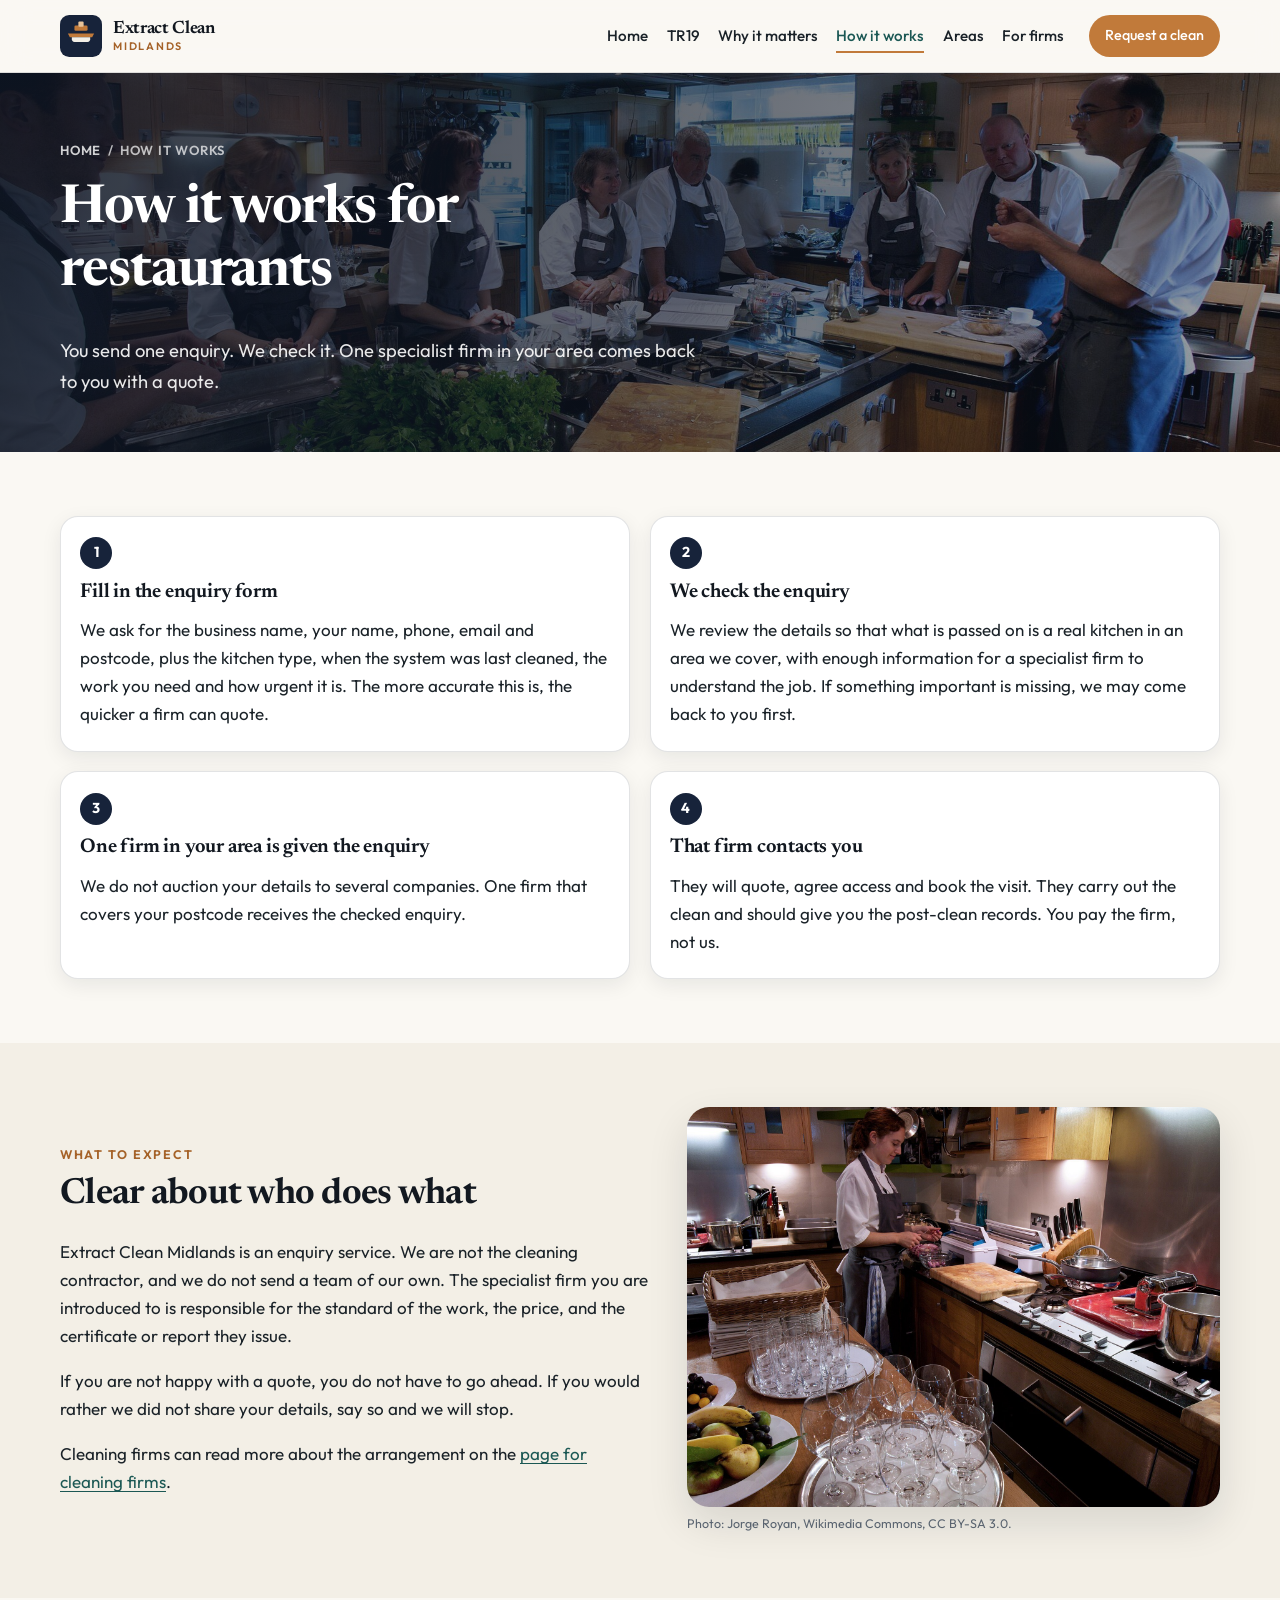
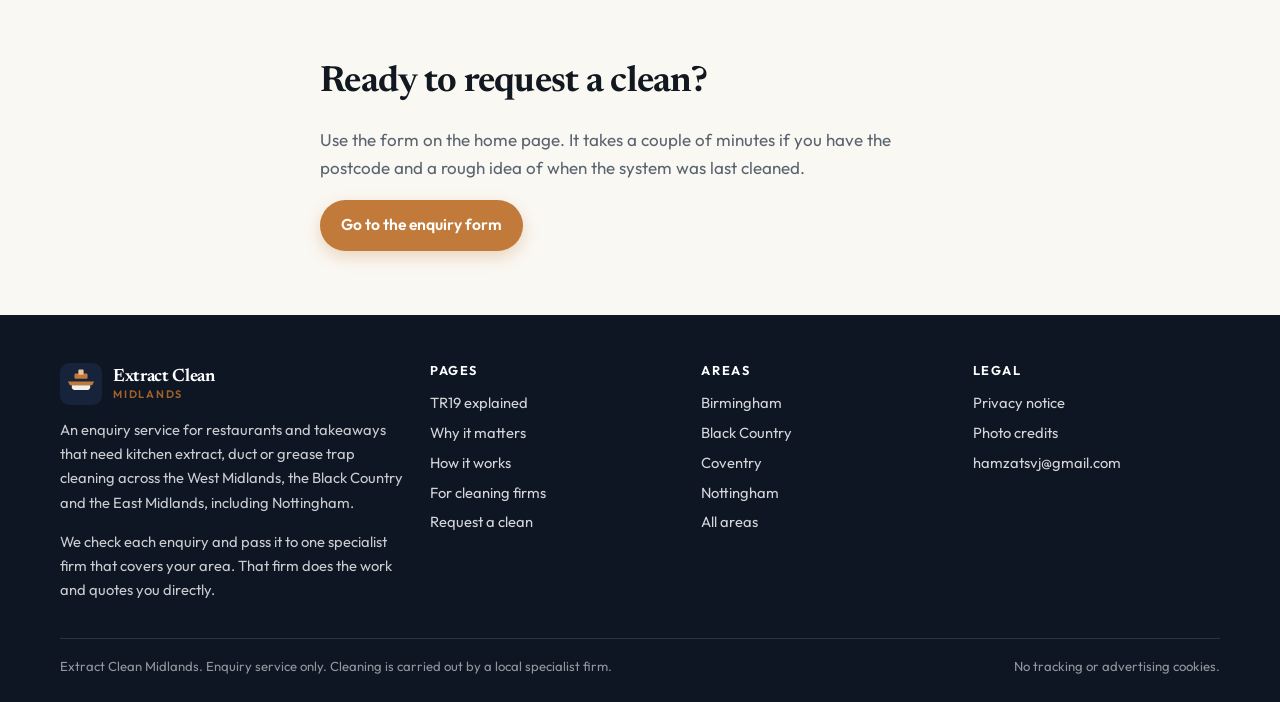
<file: how-it-works.html>
<!DOCTYPE html>
<html lang="en-GB">
<head>
  <meta charset="utf-8">
  <meta name="viewport" content="width=device-width, initial-scale=1">
  <title>How extract cleaning enquiries work | Extract Clean Midlands</title>
  <meta name="description" content="How restaurants and takeaways request kitchen extract cleaning through Extract Clean Midlands, what we check, and how a local specialist firm takes on the job.">
  <link rel="icon" href="favicon.svg" type="image/svg+xml">
  <link rel="preconnect" href="https://fonts.googleapis.com">
  <link rel="preconnect" href="https://fonts.gstatic.com" crossorigin>
  <link href="https://fonts.googleapis.com/css2?family=Newsreader:opsz,wght@6..72,500;6..72,650;6..72,700&amp;family=Outfit:wght@400;500;600;700&amp;display=swap" rel="stylesheet">
  <link rel="stylesheet" href="css/styles.css">
  
</head>
<body>
<header class="site-header">
  <a class="skip-link" href="#main">Skip to content</a>
  <div class="wrap header-inner">
    <a class="logo" href="index.html">
      <svg class="logo-mark" viewBox="0 0 64 64" xmlns="http://www.w3.org/2000/svg" aria-hidden="true" focusable="false">
  <rect width="64" height="64" rx="14" fill="#17233A"/>
  <path d="M12 28h40l-3 6H15l-3-6z" fill="#C17A3A"/>
  <path d="M18 34h28v3c0 2-1.5 4-4 4H22c-2.5 0-4-2-4-4v-3z" fill="#F3EFE6"/>
  <rect x="22" y="16" width="20" height="8" rx="2" fill="#C17A3A"/>
  <rect x="28" y="10" width="8" height="8" rx="1.5" fill="#E8C399"/>
</svg>
      <span class="logo-text"><strong>Extract Clean</strong><span>Midlands</span></span>
    </a>
    <button class="nav-toggle" type="button" aria-expanded="false" aria-controls="site-nav">Menu</button>
    <nav id="site-nav" class="site-nav">
      <a href="index.html">Home</a>
      <a href="tr19.html">TR19</a>
      <a href="why-it-matters.html">Why it matters</a>
      <a href="how-it-works.html" aria-current="page">How it works</a>
      <a href="areas.html">Areas</a>
      <a href="for-firms.html">For firms</a>
      <a class="btn btn-copper" href="index.html#enquiry">Request a clean</a>
    </nav>
  </div>
</header>
<main id="main">

<section class="page-hero" style="background-image:url('images/hero-kitchen.jpg')">
  <div class="wrap">
    <nav class="breadcrumb"><a href="index.html">Home</a><span>/</span><span>How it works</span></nav>
    <h1>How it works for restaurants</h1>
    <p class="lede">You send one enquiry. We check it. One specialist firm in your area comes back to you with a quote.</p>
  </div>
</section>

<section class="section bg-cream">
  <div class="wrap">
    <div class="cards-2">
      <article class="step-card">
        <div class="step-num">1</div>
        <h3>Fill in the enquiry form</h3>
        <p>We ask for the business name, your name, phone, email and postcode, plus the kitchen type, when the system was last cleaned, the work you need and how urgent it is. The more accurate this is, the quicker a firm can quote.</p>
      </article>
      <article class="step-card">
        <div class="step-num">2</div>
        <h3>We check the enquiry</h3>
        <p>We review the details so that what is passed on is a real kitchen in an area we cover, with enough information for a specialist firm to understand the job. If something important is missing, we may come back to you first.</p>
      </article>
      <article class="step-card">
        <div class="step-num">3</div>
        <h3>One firm in your area is given the enquiry</h3>
        <p>We do not auction your details to several companies. One firm that covers your postcode receives the checked enquiry.</p>
      </article>
      <article class="step-card">
        <div class="step-num">4</div>
        <h3>That firm contacts you</h3>
        <p>They will quote, agree access and book the visit. They carry out the clean and should give you the post-clean records. You pay the firm, not us.</p>
      </article>
    </div>
  </div>
</section>

<section class="section bg-paper">
  <div class="wrap split">
    <div>
      <span class="kicker">What to expect</span>
      <h2>Clear about who does what</h2>
      <p>Extract Clean Midlands is an enquiry service. We are not the cleaning contractor, and we do not send a team of our own. The specialist firm you are introduced to is responsible for the standard of the work, the price, and the certificate or report they issue.</p>
      <p>If you are not happy with a quote, you do not have to go ahead. If you would rather we did not share your details, say so and we will stop.</p>
      <p>Cleaning firms can read more about the arrangement on the <a href="for-firms.html">page for cleaning firms</a>.</p>
    </div>
    <div>
      <img src="images/kitchen-pass.jpg" width="1920" height="1280" alt="A chef preparing food at a gas range in a professional kitchen">
      <p class="photo-caption">Photo: Jorge Royan, Wikimedia Commons, CC BY-SA 3.0.</p>
    </div>
  </div>
</section>

<section class="section bg-cream">
  <div class="wrap" style="max-width:40rem">
    <h2>Ready to request a clean?</h2>
    <p class="muted">Use the form on the home page. It takes a couple of minutes if you have the postcode and a rough idea of when the system was last cleaned.</p>
    <p><a class="btn btn-copper" href="index.html#enquiry">Go to the enquiry form</a></p>
  </div>
</section>

</main>
<footer class="site-footer">
  <div class="wrap footer-grid">
    <div class="footer-brand">
      <a class="logo" href="index.html" style="margin-bottom:0.8rem">
        <svg class="logo-mark" viewBox="0 0 64 64" xmlns="http://www.w3.org/2000/svg" aria-hidden="true" focusable="false">
  <rect width="64" height="64" rx="14" fill="#17233A"/>
  <path d="M12 28h40l-3 6H15l-3-6z" fill="#C17A3A"/>
  <path d="M18 34h28v3c0 2-1.5 4-4 4H22c-2.5 0-4-2-4-4v-3z" fill="#F3EFE6"/>
  <rect x="22" y="16" width="20" height="8" rx="2" fill="#C17A3A"/>
  <rect x="28" y="10" width="8" height="8" rx="1.5" fill="#E8C399"/>
</svg>
        <span class="logo-text"><strong style="color:#fff">Extract Clean</strong><span>Midlands</span></span>
      </a>
      <p>An enquiry service for restaurants and takeaways that need kitchen extract, duct or grease trap cleaning across the West Midlands, the Black Country and the East Midlands, including Nottingham.</p>
      <p>We check each enquiry and pass it to one specialist firm that covers your area. That firm does the work and quotes you directly.</p>
    </div>
    <div>
      <h3>Pages</h3>
      <ul>
        <li><a href="tr19.html">TR19 explained</a></li>
        <li><a href="why-it-matters.html">Why it matters</a></li>
        <li><a href="how-it-works.html">How it works</a></li>
        <li><a href="for-firms.html">For cleaning firms</a></li>
        <li><a href="index.html#enquiry">Request a clean</a></li>
      </ul>
    </div>
    <div>
      <h3>Areas</h3>
      <ul>
        <li><a href="birmingham.html">Birmingham</a></li>
        <li><a href="black-country.html">Black Country</a></li>
        <li><a href="coventry.html">Coventry</a></li>
        <li><a href="nottingham.html">Nottingham</a></li>
        <li><a href="areas.html">All areas</a></li>
      </ul>
    </div>
    <div>
      <h3>Legal</h3>
      <ul>
        <li><a href="privacy.html">Privacy notice</a></li>
        <li><a href="credits.html">Photo credits</a></li>
        <li><a href="mailto:hamzatsvj@gmail.com">hamzatsvj@gmail.com</a></li>
      </ul>
    </div>
  </div>
  <div class="wrap footer-base">
    <span>Extract Clean Midlands. Enquiry service only. Cleaning is carried out by a local specialist firm.</span>
    <span>No tracking or advertising cookies.</span>
  </div>
</footer>
<script src="js/main.js"></script>
</body>
</html>
</file>
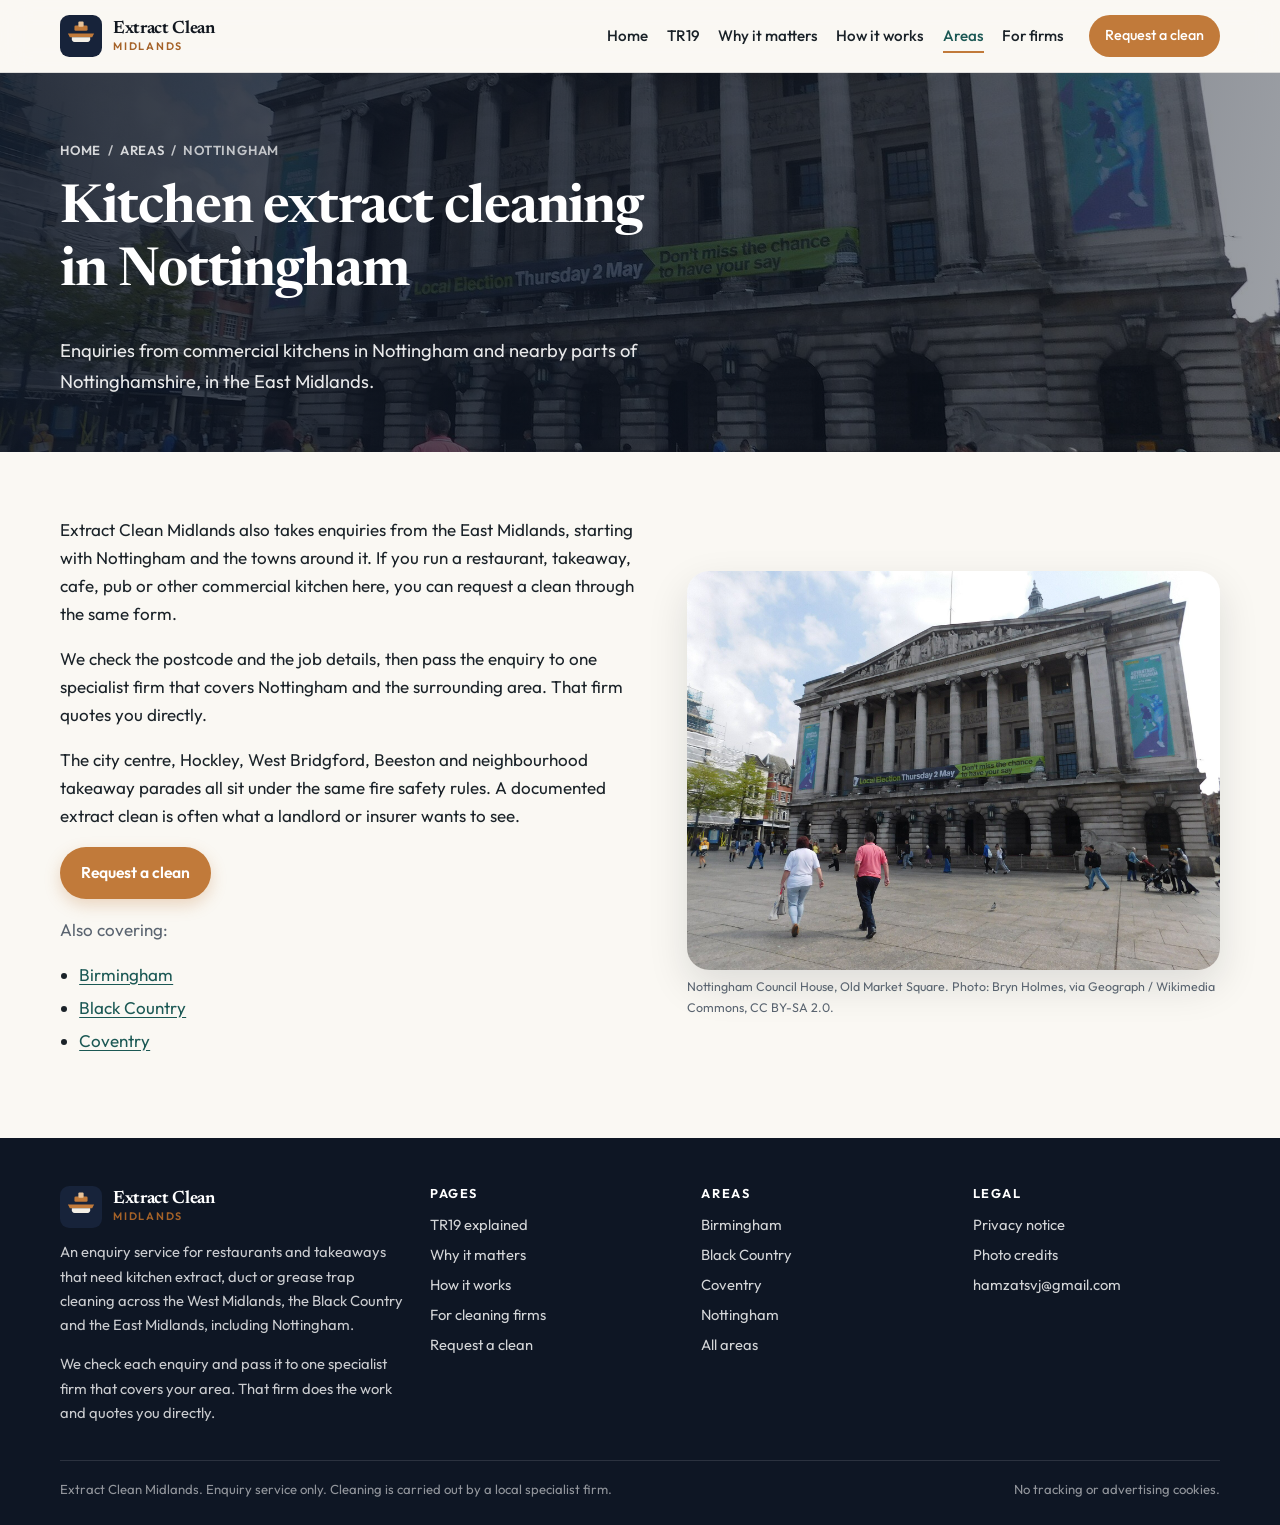
<file: nottingham.html>
<!DOCTYPE html>
<html lang="en-GB">
<head>
  <meta charset="utf-8">
  <meta name="viewport" content="width=device-width, initial-scale=1">
  <title>Kitchen extract cleaning in Nottingham | Extract Clean Midlands</title>
  <meta name="description" content="Request TR19 kitchen extract, canopy or grease trap cleaning for restaurants and takeaways in Nottingham and nearby Nottinghamshire.">
  <link rel="icon" href="favicon.svg" type="image/svg+xml">
  <link rel="preconnect" href="https://fonts.googleapis.com">
  <link rel="preconnect" href="https://fonts.gstatic.com" crossorigin>
  <link href="https://fonts.googleapis.com/css2?family=Newsreader:opsz,wght@6..72,500;6..72,650;6..72,700&amp;family=Outfit:wght@400;500;600;700&amp;display=swap" rel="stylesheet">
  <link rel="stylesheet" href="css/styles.css">
  
</head>
<body>
<header class="site-header">
  <a class="skip-link" href="#main">Skip to content</a>
  <div class="wrap header-inner">
    <a class="logo" href="index.html">
      <svg class="logo-mark" viewBox="0 0 64 64" xmlns="http://www.w3.org/2000/svg" aria-hidden="true" focusable="false">
  <rect width="64" height="64" rx="14" fill="#17233A"/>
  <path d="M12 28h40l-3 6H15l-3-6z" fill="#C17A3A"/>
  <path d="M18 34h28v3c0 2-1.5 4-4 4H22c-2.5 0-4-2-4-4v-3z" fill="#F3EFE6"/>
  <rect x="22" y="16" width="20" height="8" rx="2" fill="#C17A3A"/>
  <rect x="28" y="10" width="8" height="8" rx="1.5" fill="#E8C399"/>
</svg>
      <span class="logo-text"><strong>Extract Clean</strong><span>Midlands</span></span>
    </a>
    <button class="nav-toggle" type="button" aria-expanded="false" aria-controls="site-nav">Menu</button>
    <nav id="site-nav" class="site-nav">
      <a href="index.html">Home</a>
      <a href="tr19.html">TR19</a>
      <a href="why-it-matters.html">Why it matters</a>
      <a href="how-it-works.html">How it works</a>
      <a href="areas.html" aria-current="page">Areas</a>
      <a href="for-firms.html">For firms</a>
      <a class="btn btn-copper" href="index.html#enquiry">Request a clean</a>
    </nav>
  </div>
</header>
<main id="main">

<section class="page-hero" style="background-image:url('images/nottingham.jpg')">
  <div class="wrap">
    <nav class="breadcrumb"><a href="index.html">Home</a><span>/</span><a href="areas.html">Areas</a><span>/</span><span>Nottingham</span></nav>
    <h1>Kitchen extract cleaning in Nottingham</h1>
    <p class="lede">Enquiries from commercial kitchens in Nottingham and nearby parts of Nottinghamshire, in the East Midlands.</p>
  </div>
</section>
<section class="section bg-cream">
  <div class="wrap split">
    <div class="prose">
      
        <p>Extract Clean Midlands also takes enquiries from the East Midlands, starting with Nottingham and the towns around it. If you run a restaurant, takeaway, cafe, pub or other commercial kitchen here, you can request a clean through the same form.</p>
        <p>We check the postcode and the job details, then pass the enquiry to one specialist firm that covers Nottingham and the surrounding area. That firm quotes you directly.</p>
        <p>The city centre, Hockley, West Bridgford, Beeston and neighbourhood takeaway parades all sit under the same fire safety rules. A documented extract clean is often what a landlord or insurer wants to see.</p>
        
      <p><a class="btn btn-copper" href="index.html#enquiry">Request a clean</a></p>
      <p class="muted">Also covering:</p>
      <ul><li><a href="birmingham.html">Birmingham</a></li><li><a href="black-country.html">Black Country</a></li><li><a href="coventry.html">Coventry</a></li></ul>
    </div>
    <div>
      <img src="images/nottingham.jpg" alt="Nottingham Council House on Old Market Square">
      <p class="photo-caption">Nottingham Council House, Old Market Square. Photo: Bryn Holmes, via Geograph / Wikimedia Commons, CC BY-SA 2.0.</p>
    </div>
  </div>
</section>

</main>
<footer class="site-footer">
  <div class="wrap footer-grid">
    <div class="footer-brand">
      <a class="logo" href="index.html" style="margin-bottom:0.8rem">
        <svg class="logo-mark" viewBox="0 0 64 64" xmlns="http://www.w3.org/2000/svg" aria-hidden="true" focusable="false">
  <rect width="64" height="64" rx="14" fill="#17233A"/>
  <path d="M12 28h40l-3 6H15l-3-6z" fill="#C17A3A"/>
  <path d="M18 34h28v3c0 2-1.5 4-4 4H22c-2.5 0-4-2-4-4v-3z" fill="#F3EFE6"/>
  <rect x="22" y="16" width="20" height="8" rx="2" fill="#C17A3A"/>
  <rect x="28" y="10" width="8" height="8" rx="1.5" fill="#E8C399"/>
</svg>
        <span class="logo-text"><strong style="color:#fff">Extract Clean</strong><span>Midlands</span></span>
      </a>
      <p>An enquiry service for restaurants and takeaways that need kitchen extract, duct or grease trap cleaning across the West Midlands, the Black Country and the East Midlands, including Nottingham.</p>
      <p>We check each enquiry and pass it to one specialist firm that covers your area. That firm does the work and quotes you directly.</p>
    </div>
    <div>
      <h3>Pages</h3>
      <ul>
        <li><a href="tr19.html">TR19 explained</a></li>
        <li><a href="why-it-matters.html">Why it matters</a></li>
        <li><a href="how-it-works.html">How it works</a></li>
        <li><a href="for-firms.html">For cleaning firms</a></li>
        <li><a href="index.html#enquiry">Request a clean</a></li>
      </ul>
    </div>
    <div>
      <h3>Areas</h3>
      <ul>
        <li><a href="birmingham.html">Birmingham</a></li>
        <li><a href="black-country.html">Black Country</a></li>
        <li><a href="coventry.html">Coventry</a></li>
        <li><a href="nottingham.html">Nottingham</a></li>
        <li><a href="areas.html">All areas</a></li>
      </ul>
    </div>
    <div>
      <h3>Legal</h3>
      <ul>
        <li><a href="privacy.html">Privacy notice</a></li>
        <li><a href="credits.html">Photo credits</a></li>
        <li><a href="mailto:hamzatsvj@gmail.com">hamzatsvj@gmail.com</a></li>
      </ul>
    </div>
  </div>
  <div class="wrap footer-base">
    <span>Extract Clean Midlands. Enquiry service only. Cleaning is carried out by a local specialist firm.</span>
    <span>No tracking or advertising cookies.</span>
  </div>
</footer>
<script src="js/main.js"></script>
</body>
</html>
</file>
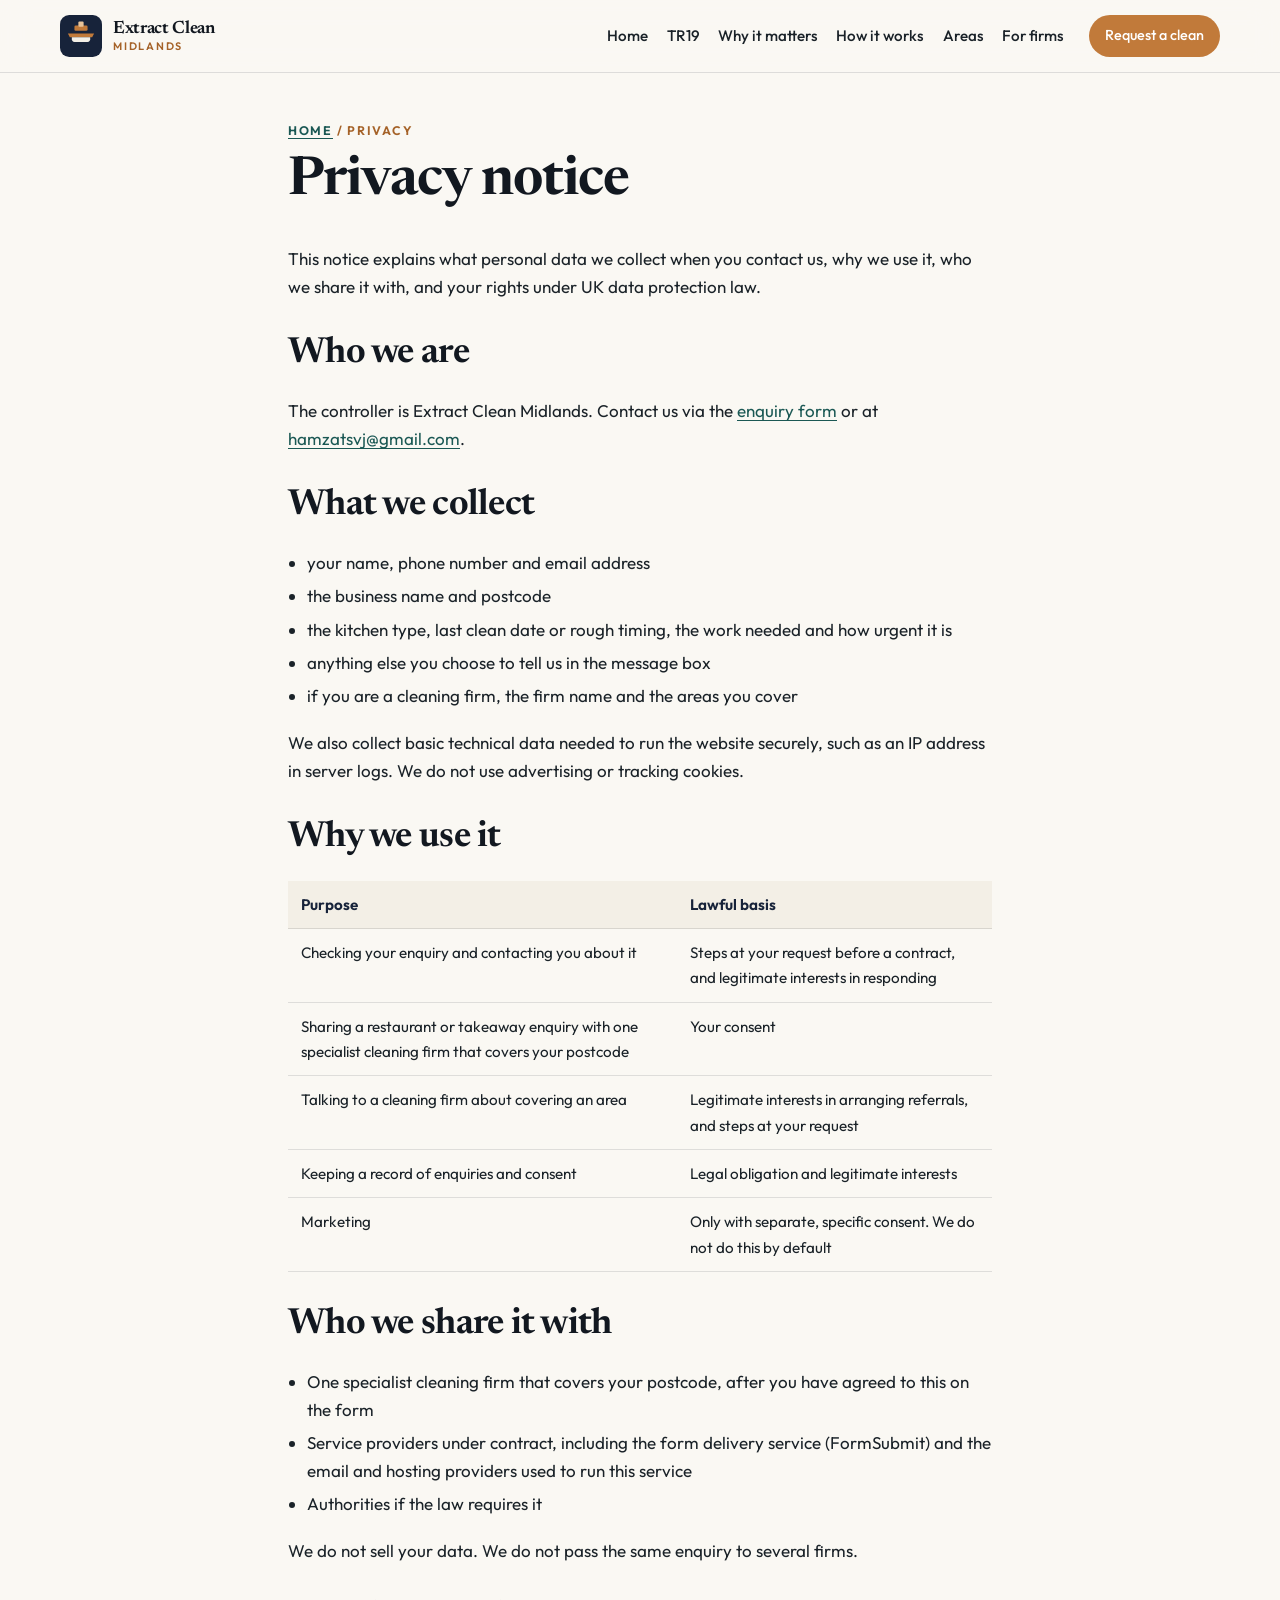
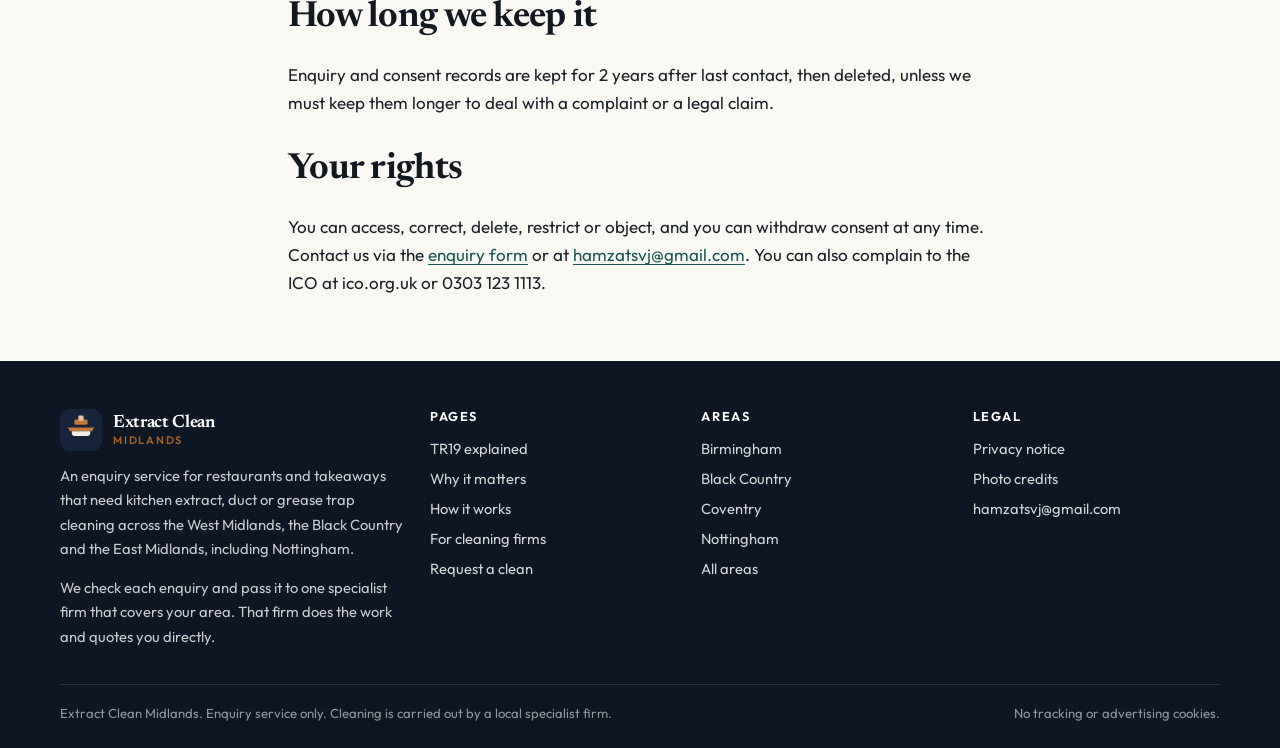
<file: privacy.html>
<!DOCTYPE html>
<html lang="en-GB">
<head>
  <meta charset="utf-8">
  <meta name="viewport" content="width=device-width, initial-scale=1">
  <title>Privacy notice | Extract Clean Midlands</title>
  <meta name="description" content="How Extract Clean Midlands collects, uses and shares personal data from kitchen extract cleaning enquiries.">
  <link rel="icon" href="favicon.svg" type="image/svg+xml">
  <link rel="preconnect" href="https://fonts.googleapis.com">
  <link rel="preconnect" href="https://fonts.gstatic.com" crossorigin>
  <link href="https://fonts.googleapis.com/css2?family=Newsreader:opsz,wght@6..72,500;6..72,650;6..72,700&amp;family=Outfit:wght@400;500;600;700&amp;display=swap" rel="stylesheet">
  <link rel="stylesheet" href="css/styles.css">
  
</head>
<body>
<header class="site-header">
  <a class="skip-link" href="#main">Skip to content</a>
  <div class="wrap header-inner">
    <a class="logo" href="index.html">
      <svg class="logo-mark" viewBox="0 0 64 64" xmlns="http://www.w3.org/2000/svg" aria-hidden="true" focusable="false">
  <rect width="64" height="64" rx="14" fill="#17233A"/>
  <path d="M12 28h40l-3 6H15l-3-6z" fill="#C17A3A"/>
  <path d="M18 34h28v3c0 2-1.5 4-4 4H22c-2.5 0-4-2-4-4v-3z" fill="#F3EFE6"/>
  <rect x="22" y="16" width="20" height="8" rx="2" fill="#C17A3A"/>
  <rect x="28" y="10" width="8" height="8" rx="1.5" fill="#E8C399"/>
</svg>
      <span class="logo-text"><strong>Extract Clean</strong><span>Midlands</span></span>
    </a>
    <button class="nav-toggle" type="button" aria-expanded="false" aria-controls="site-nav">Menu</button>
    <nav id="site-nav" class="site-nav">
      <a href="index.html">Home</a>
      <a href="tr19.html">TR19</a>
      <a href="why-it-matters.html">Why it matters</a>
      <a href="how-it-works.html">How it works</a>
      <a href="areas.html">Areas</a>
      <a href="for-firms.html">For firms</a>
      <a class="btn btn-copper" href="index.html#enquiry">Request a clean</a>
    </nav>
  </div>
</header>
<main id="main">

<section class="section bg-cream" style="padding-top:3rem">
  <div class="wrap-narrow prose">
    <p class="kicker"><a href="index.html">Home</a> / Privacy</p>
    <h1>Privacy notice</h1>
    <p>This notice explains what personal data we collect when you contact us, why we use it, who we share it with, and your rights under UK data protection law.</p>

    <h2>Who we are</h2>
    <p>The controller is Extract Clean Midlands. Contact us via the <a href="index.html#enquiry">enquiry form</a> or at <a href="mailto:hamzatsvj@gmail.com">hamzatsvj@gmail.com</a>.</p>

    <h2>What we collect</h2>
    <ul>
      <li>your name, phone number and email address</li>
      <li>the business name and postcode</li>
      <li>the kitchen type, last clean date or rough timing, the work needed and how urgent it is</li>
      <li>anything else you choose to tell us in the message box</li>
      <li>if you are a cleaning firm, the firm name and the areas you cover</li>
    </ul>
    <p>We also collect basic technical data needed to run the website securely, such as an IP address in server logs. We do not use advertising or tracking cookies.</p>

    <h2>Why we use it</h2>
    <table>
      <thead><tr><th>Purpose</th><th>Lawful basis</th></tr></thead>
      <tbody>
        <tr><td>Checking your enquiry and contacting you about it</td><td>Steps at your request before a contract, and legitimate interests in responding</td></tr>
        <tr><td>Sharing a restaurant or takeaway enquiry with one specialist cleaning firm that covers your postcode</td><td>Your consent</td></tr>
        <tr><td>Talking to a cleaning firm about covering an area</td><td>Legitimate interests in arranging referrals, and steps at your request</td></tr>
        <tr><td>Keeping a record of enquiries and consent</td><td>Legal obligation and legitimate interests</td></tr>
        <tr><td>Marketing</td><td>Only with separate, specific consent. We do not do this by default</td></tr>
      </tbody>
    </table>

    <h2>Who we share it with</h2>
    <ul>
      <li>One specialist cleaning firm that covers your postcode, after you have agreed to this on the form</li>
      <li>Service providers under contract, including the form delivery service (FormSubmit) and the email and hosting providers used to run this service</li>
      <li>Authorities if the law requires it</li>
    </ul>
    <p>We do not sell your data. We do not pass the same enquiry to several firms.</p>

    <h2>How long we keep it</h2>
    <p>Enquiry and consent records are kept for 2 years after last contact, then deleted, unless we must keep them longer to deal with a complaint or a legal claim.</p>

    <h2>Your rights</h2>
    <p>You can access, correct, delete, restrict or object, and you can withdraw consent at any time. Contact us via the <a href="index.html#enquiry">enquiry form</a> or at <a href="mailto:hamzatsvj@gmail.com">hamzatsvj@gmail.com</a>. You can also complain to the ICO at ico.org.uk or 0303 123 1113.</p>
  </div>
</section>

</main>
<footer class="site-footer">
  <div class="wrap footer-grid">
    <div class="footer-brand">
      <a class="logo" href="index.html" style="margin-bottom:0.8rem">
        <svg class="logo-mark" viewBox="0 0 64 64" xmlns="http://www.w3.org/2000/svg" aria-hidden="true" focusable="false">
  <rect width="64" height="64" rx="14" fill="#17233A"/>
  <path d="M12 28h40l-3 6H15l-3-6z" fill="#C17A3A"/>
  <path d="M18 34h28v3c0 2-1.5 4-4 4H22c-2.5 0-4-2-4-4v-3z" fill="#F3EFE6"/>
  <rect x="22" y="16" width="20" height="8" rx="2" fill="#C17A3A"/>
  <rect x="28" y="10" width="8" height="8" rx="1.5" fill="#E8C399"/>
</svg>
        <span class="logo-text"><strong style="color:#fff">Extract Clean</strong><span>Midlands</span></span>
      </a>
      <p>An enquiry service for restaurants and takeaways that need kitchen extract, duct or grease trap cleaning across the West Midlands, the Black Country and the East Midlands, including Nottingham.</p>
      <p>We check each enquiry and pass it to one specialist firm that covers your area. That firm does the work and quotes you directly.</p>
    </div>
    <div>
      <h3>Pages</h3>
      <ul>
        <li><a href="tr19.html">TR19 explained</a></li>
        <li><a href="why-it-matters.html">Why it matters</a></li>
        <li><a href="how-it-works.html">How it works</a></li>
        <li><a href="for-firms.html">For cleaning firms</a></li>
        <li><a href="index.html#enquiry">Request a clean</a></li>
      </ul>
    </div>
    <div>
      <h3>Areas</h3>
      <ul>
        <li><a href="birmingham.html">Birmingham</a></li>
        <li><a href="black-country.html">Black Country</a></li>
        <li><a href="coventry.html">Coventry</a></li>
        <li><a href="nottingham.html">Nottingham</a></li>
        <li><a href="areas.html">All areas</a></li>
      </ul>
    </div>
    <div>
      <h3>Legal</h3>
      <ul>
        <li><a href="privacy.html">Privacy notice</a></li>
        <li><a href="credits.html">Photo credits</a></li>
        <li><a href="mailto:hamzatsvj@gmail.com">hamzatsvj@gmail.com</a></li>
      </ul>
    </div>
  </div>
  <div class="wrap footer-base">
    <span>Extract Clean Midlands. Enquiry service only. Cleaning is carried out by a local specialist firm.</span>
    <span>No tracking or advertising cookies.</span>
  </div>
</footer>
<script src="js/main.js"></script>
</body>
</html>
</file>
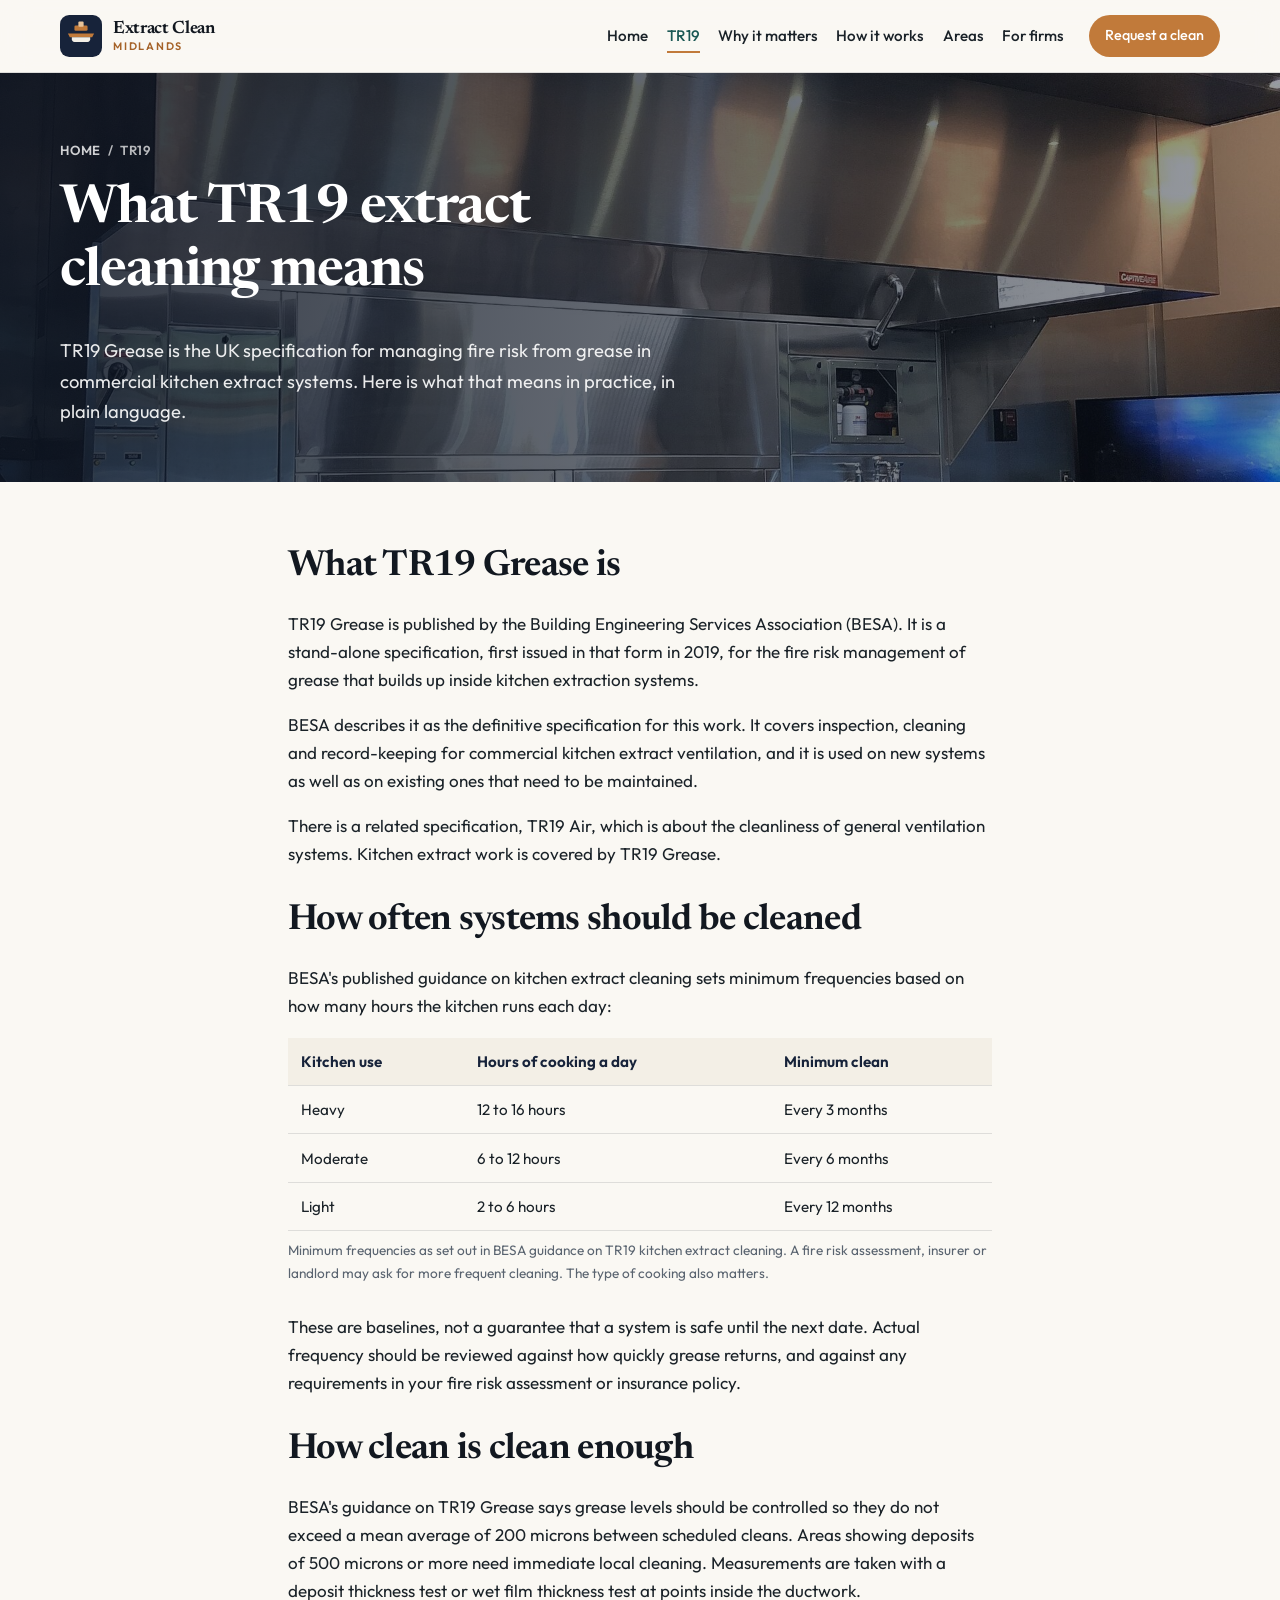
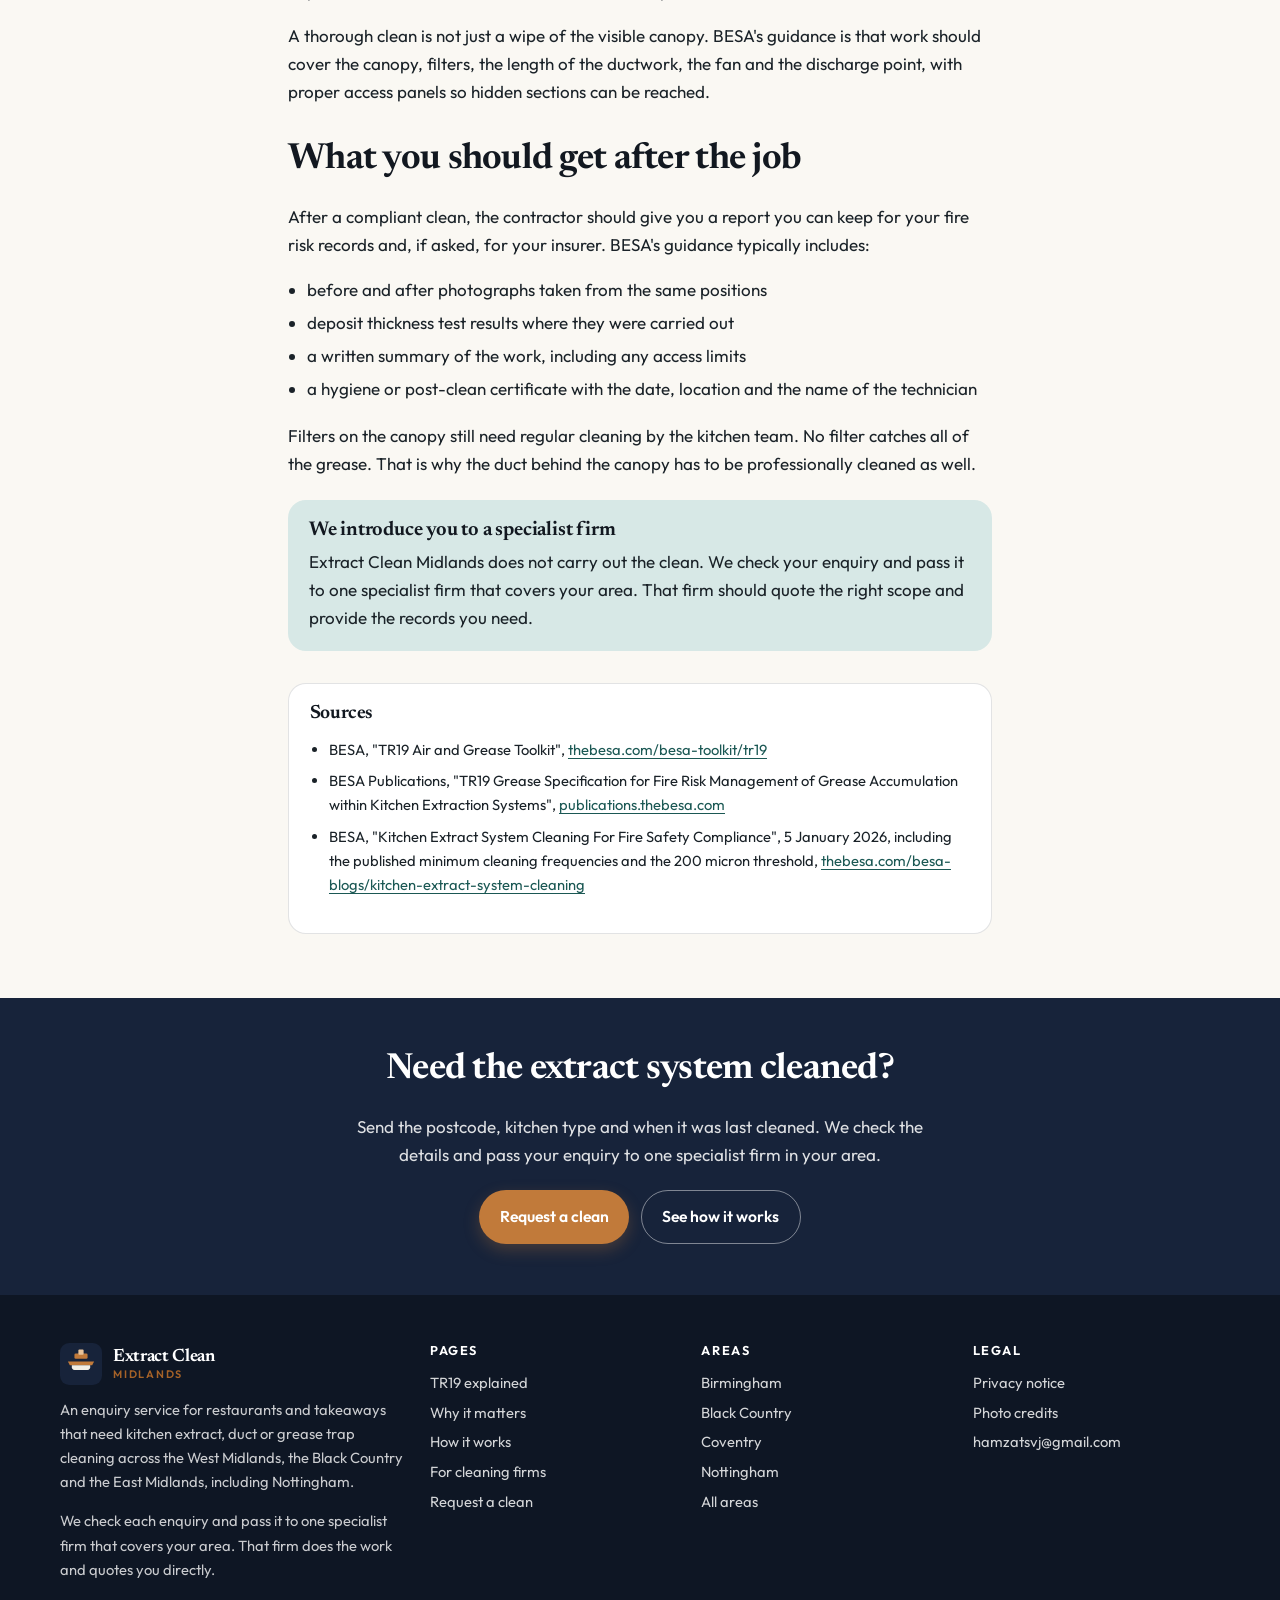
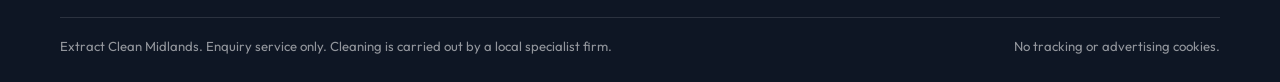
<file: tr19.html>
<!DOCTYPE html>
<html lang="en-GB">
<head>
  <meta charset="utf-8">
  <meta name="viewport" content="width=device-width, initial-scale=1">
  <title>What TR19 kitchen extract cleaning means | Extract Clean Midlands</title>
  <meta name="description" content="A plain English explanation of BESA TR19 Grease, cleaning frequencies and what a kitchen extract clean usually involves, with sources.">
  <link rel="icon" href="favicon.svg" type="image/svg+xml">
  <link rel="preconnect" href="https://fonts.googleapis.com">
  <link rel="preconnect" href="https://fonts.gstatic.com" crossorigin>
  <link href="https://fonts.googleapis.com/css2?family=Newsreader:opsz,wght@6..72,500;6..72,650;6..72,700&amp;family=Outfit:wght@400;500;600;700&amp;display=swap" rel="stylesheet">
  <link rel="stylesheet" href="css/styles.css">
  
</head>
<body>
<header class="site-header">
  <a class="skip-link" href="#main">Skip to content</a>
  <div class="wrap header-inner">
    <a class="logo" href="index.html">
      <svg class="logo-mark" viewBox="0 0 64 64" xmlns="http://www.w3.org/2000/svg" aria-hidden="true" focusable="false">
  <rect width="64" height="64" rx="14" fill="#17233A"/>
  <path d="M12 28h40l-3 6H15l-3-6z" fill="#C17A3A"/>
  <path d="M18 34h28v3c0 2-1.5 4-4 4H22c-2.5 0-4-2-4-4v-3z" fill="#F3EFE6"/>
  <rect x="22" y="16" width="20" height="8" rx="2" fill="#C17A3A"/>
  <rect x="28" y="10" width="8" height="8" rx="1.5" fill="#E8C399"/>
</svg>
      <span class="logo-text"><strong>Extract Clean</strong><span>Midlands</span></span>
    </a>
    <button class="nav-toggle" type="button" aria-expanded="false" aria-controls="site-nav">Menu</button>
    <nav id="site-nav" class="site-nav">
      <a href="index.html">Home</a>
      <a href="tr19.html" aria-current="page">TR19</a>
      <a href="why-it-matters.html">Why it matters</a>
      <a href="how-it-works.html">How it works</a>
      <a href="areas.html">Areas</a>
      <a href="for-firms.html">For firms</a>
      <a class="btn btn-copper" href="index.html#enquiry">Request a clean</a>
    </nav>
  </div>
</header>
<main id="main">

<section class="page-hero" style="background-image:url('images/canopy-hood.jpg')">
  <div class="wrap">
    <nav class="breadcrumb"><a href="index.html">Home</a><span>/</span><span>TR19</span></nav>
    <h1>What TR19 extract cleaning means</h1>
    <p class="lede">TR19 Grease is the UK specification for managing fire risk from grease in commercial kitchen extract systems. Here is what that means in practice, in plain language.</p>
  </div>
</section>

<section class="section bg-cream">
  <div class="wrap-narrow prose">
    <h2>What TR19 Grease is</h2>
    <p>TR19 Grease is published by the Building Engineering Services Association (BESA). It is a stand-alone specification, first issued in that form in 2019, for the fire risk management of grease that builds up inside kitchen extraction systems.</p>
    <p>BESA describes it as the definitive specification for this work. It covers inspection, cleaning and record-keeping for commercial kitchen extract ventilation, and it is used on new systems as well as on existing ones that need to be maintained.</p>
    <p>There is a related specification, TR19 Air, which is about the cleanliness of general ventilation systems. Kitchen extract work is covered by TR19 Grease.</p>

    <h2>How often systems should be cleaned</h2>
    <p>BESA's published guidance on kitchen extract cleaning sets minimum frequencies based on how many hours the kitchen runs each day:</p>
    <table>
      <thead>
        <tr><th>Kitchen use</th><th>Hours of cooking a day</th><th>Minimum clean</th></tr>
      </thead>
      <tbody>
        <tr><td>Heavy</td><td>12 to 16 hours</td><td>Every 3 months</td></tr>
        <tr><td>Moderate</td><td>6 to 12 hours</td><td>Every 6 months</td></tr>
        <tr><td>Light</td><td>2 to 6 hours</td><td>Every 12 months</td></tr>
      </tbody>
      <caption>Minimum frequencies as set out in BESA guidance on TR19 kitchen extract cleaning. A fire risk assessment, insurer or landlord may ask for more frequent cleaning. The type of cooking also matters.</caption>
    </table>
    <p>These are baselines, not a guarantee that a system is safe until the next date. Actual frequency should be reviewed against how quickly grease returns, and against any requirements in your fire risk assessment or insurance policy.</p>

    <h2>How clean is clean enough</h2>
    <p>BESA's guidance on TR19 Grease says grease levels should be controlled so they do not exceed a mean average of 200 microns between scheduled cleans. Areas showing deposits of 500 microns or more need immediate local cleaning. Measurements are taken with a deposit thickness test or wet film thickness test at points inside the ductwork.</p>
    <p>A thorough clean is not just a wipe of the visible canopy. BESA's guidance is that work should cover the canopy, filters, the length of the ductwork, the fan and the discharge point, with proper access panels so hidden sections can be reached.</p>

    <h2>What you should get after the job</h2>
    <p>After a compliant clean, the contractor should give you a report you can keep for your fire risk records and, if asked, for your insurer. BESA's guidance typically includes:</p>
    <ul>
      <li>before and after photographs taken from the same positions</li>
      <li>deposit thickness test results where they were carried out</li>
      <li>a written summary of the work, including any access limits</li>
      <li>a hygiene or post-clean certificate with the date, location and the name of the technician</li>
    </ul>
    <p>Filters on the canopy still need regular cleaning by the kitchen team. No filter catches all of the grease. That is why the duct behind the canopy has to be professionally cleaned as well.</p>

    <div class="callout">
      <h3>We introduce you to a specialist firm</h3>
      <p>Extract Clean Midlands does not carry out the clean. We check your enquiry and pass it to one specialist firm that covers your area. That firm should quote the right scope and provide the records you need.</p>
    </div>

    <div class="source-list">
      <h2>Sources</h2>
      <ul>
        <li>BESA, "TR19 Air and Grease Toolkit", <a href="https://www.thebesa.com/besa-toolkit/tr19" rel="noopener">thebesa.com/besa-toolkit/tr19</a></li>
        <li>BESA Publications, "TR19 Grease Specification for Fire Risk Management of Grease Accumulation within Kitchen Extraction Systems", <a href="https://publications.thebesa.com/products/grease-specification-fire-risk-management-kitchen-extraction" rel="noopener">publications.thebesa.com</a></li>
        <li>BESA, "Kitchen Extract System Cleaning For Fire Safety Compliance", 5 January 2026, including the published minimum cleaning frequencies and the 200 micron threshold, <a href="https://www.thebesa.com/besa-blogs/kitchen-extract-system-cleaning" rel="noopener">thebesa.com/besa-blogs/kitchen-extract-system-cleaning</a></li>
      </ul>
    </div>
  </div>
</section>
<section class="cta-band">
  <div class="wrap">
    <h2>Need the extract system cleaned?</h2>
    <p>Send the postcode, kitchen type and when it was last cleaned. We check the details and pass your enquiry to one specialist firm in your area.</p>
    <div class="cta-actions">
      <a class="btn btn-copper" href="index.html#enquiry">Request a clean</a>
      <a class="btn btn-ghost" href="how-it-works.html">See how it works</a>
    </div>
  </div>
</section>
</main>
<footer class="site-footer">
  <div class="wrap footer-grid">
    <div class="footer-brand">
      <a class="logo" href="index.html" style="margin-bottom:0.8rem">
        <svg class="logo-mark" viewBox="0 0 64 64" xmlns="http://www.w3.org/2000/svg" aria-hidden="true" focusable="false">
  <rect width="64" height="64" rx="14" fill="#17233A"/>
  <path d="M12 28h40l-3 6H15l-3-6z" fill="#C17A3A"/>
  <path d="M18 34h28v3c0 2-1.5 4-4 4H22c-2.5 0-4-2-4-4v-3z" fill="#F3EFE6"/>
  <rect x="22" y="16" width="20" height="8" rx="2" fill="#C17A3A"/>
  <rect x="28" y="10" width="8" height="8" rx="1.5" fill="#E8C399"/>
</svg>
        <span class="logo-text"><strong style="color:#fff">Extract Clean</strong><span>Midlands</span></span>
      </a>
      <p>An enquiry service for restaurants and takeaways that need kitchen extract, duct or grease trap cleaning across the West Midlands, the Black Country and the East Midlands, including Nottingham.</p>
      <p>We check each enquiry and pass it to one specialist firm that covers your area. That firm does the work and quotes you directly.</p>
    </div>
    <div>
      <h3>Pages</h3>
      <ul>
        <li><a href="tr19.html">TR19 explained</a></li>
        <li><a href="why-it-matters.html">Why it matters</a></li>
        <li><a href="how-it-works.html">How it works</a></li>
        <li><a href="for-firms.html">For cleaning firms</a></li>
        <li><a href="index.html#enquiry">Request a clean</a></li>
      </ul>
    </div>
    <div>
      <h3>Areas</h3>
      <ul>
        <li><a href="birmingham.html">Birmingham</a></li>
        <li><a href="black-country.html">Black Country</a></li>
        <li><a href="coventry.html">Coventry</a></li>
        <li><a href="nottingham.html">Nottingham</a></li>
        <li><a href="areas.html">All areas</a></li>
      </ul>
    </div>
    <div>
      <h3>Legal</h3>
      <ul>
        <li><a href="privacy.html">Privacy notice</a></li>
        <li><a href="credits.html">Photo credits</a></li>
        <li><a href="mailto:hamzatsvj@gmail.com">hamzatsvj@gmail.com</a></li>
      </ul>
    </div>
  </div>
  <div class="wrap footer-base">
    <span>Extract Clean Midlands. Enquiry service only. Cleaning is carried out by a local specialist firm.</span>
    <span>No tracking or advertising cookies.</span>
  </div>
</footer>
<script src="js/main.js"></script>
</body>
</html>
</file>
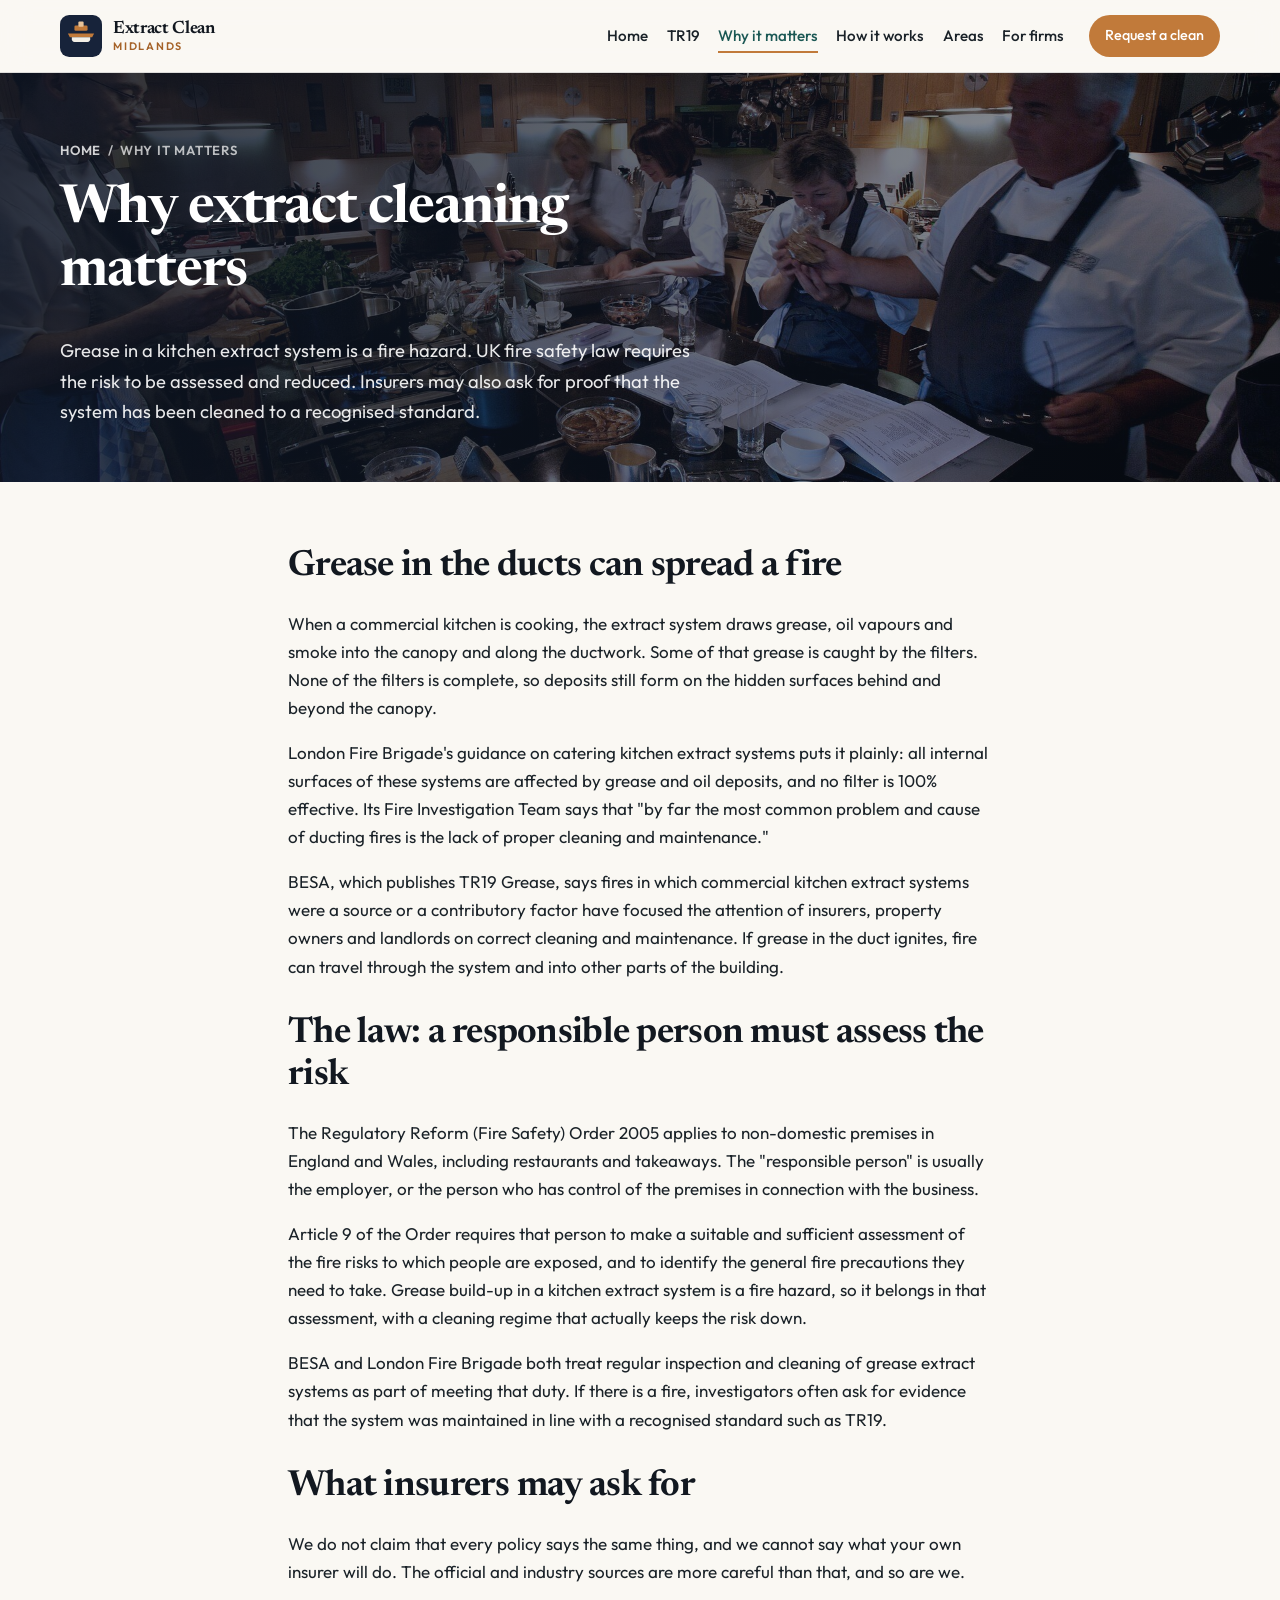
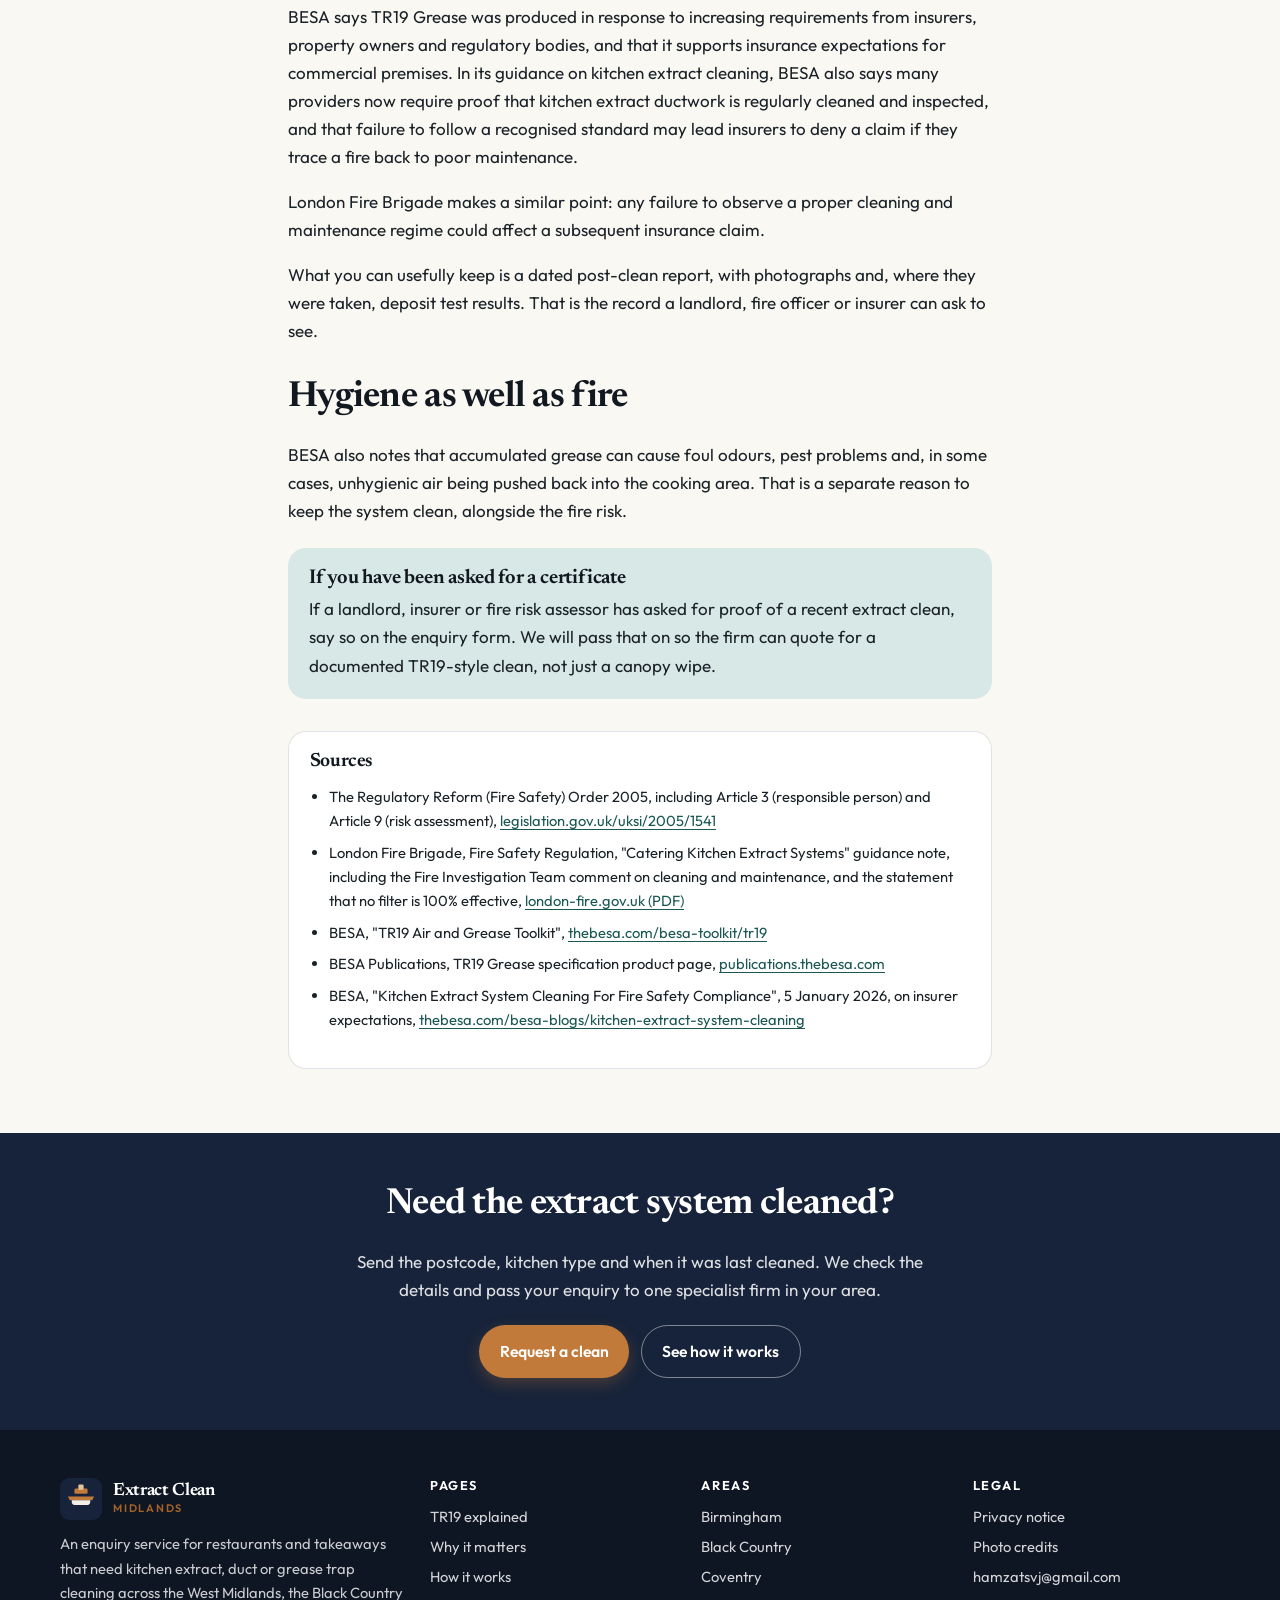
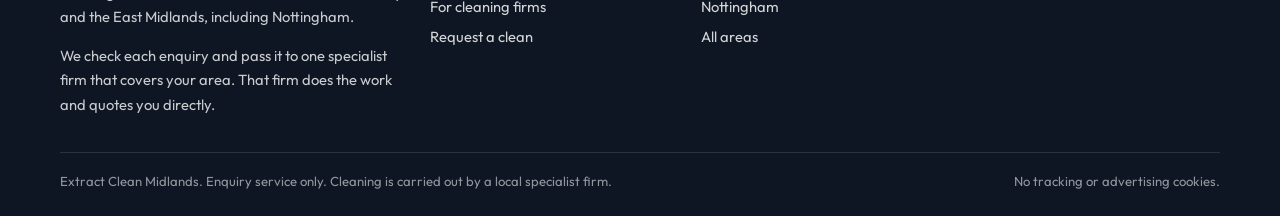
<file: why-it-matters.html>
<!DOCTYPE html>
<html lang="en-GB">
<head>
  <meta charset="utf-8">
  <meta name="viewport" content="width=device-width, initial-scale=1">
  <title>Why kitchen extract cleaning matters | Extract Clean Midlands</title>
  <meta name="description" content="Plain facts on fire risk, the Fire Safety Order and insurance expectations for commercial kitchen extract systems, with sources from BESA, London Fire Brigade and UK law.">
  <link rel="icon" href="favicon.svg" type="image/svg+xml">
  <link rel="preconnect" href="https://fonts.googleapis.com">
  <link rel="preconnect" href="https://fonts.gstatic.com" crossorigin>
  <link href="https://fonts.googleapis.com/css2?family=Newsreader:opsz,wght@6..72,500;6..72,650;6..72,700&amp;family=Outfit:wght@400;500;600;700&amp;display=swap" rel="stylesheet">
  <link rel="stylesheet" href="css/styles.css">
  
</head>
<body>
<header class="site-header">
  <a class="skip-link" href="#main">Skip to content</a>
  <div class="wrap header-inner">
    <a class="logo" href="index.html">
      <svg class="logo-mark" viewBox="0 0 64 64" xmlns="http://www.w3.org/2000/svg" aria-hidden="true" focusable="false">
  <rect width="64" height="64" rx="14" fill="#17233A"/>
  <path d="M12 28h40l-3 6H15l-3-6z" fill="#C17A3A"/>
  <path d="M18 34h28v3c0 2-1.5 4-4 4H22c-2.5 0-4-2-4-4v-3z" fill="#F3EFE6"/>
  <rect x="22" y="16" width="20" height="8" rx="2" fill="#C17A3A"/>
  <rect x="28" y="10" width="8" height="8" rx="1.5" fill="#E8C399"/>
</svg>
      <span class="logo-text"><strong>Extract Clean</strong><span>Midlands</span></span>
    </a>
    <button class="nav-toggle" type="button" aria-expanded="false" aria-controls="site-nav">Menu</button>
    <nav id="site-nav" class="site-nav">
      <a href="index.html">Home</a>
      <a href="tr19.html">TR19</a>
      <a href="why-it-matters.html" aria-current="page">Why it matters</a>
      <a href="how-it-works.html">How it works</a>
      <a href="areas.html">Areas</a>
      <a href="for-firms.html">For firms</a>
      <a class="btn btn-copper" href="index.html#enquiry">Request a clean</a>
    </nav>
  </div>
</header>
<main id="main">

<section class="page-hero" style="background-image:url('images/kitchen-brigade.jpg')">
  <div class="wrap">
    <nav class="breadcrumb"><a href="index.html">Home</a><span>/</span><span>Why it matters</span></nav>
    <h1>Why extract cleaning matters</h1>
    <p class="lede">Grease in a kitchen extract system is a fire hazard. UK fire safety law requires the risk to be assessed and reduced. Insurers may also ask for proof that the system has been cleaned to a recognised standard.</p>
  </div>
</section>

<section class="section bg-cream">
  <div class="wrap-narrow prose">
    <h2>Grease in the ducts can spread a fire</h2>
    <p>When a commercial kitchen is cooking, the extract system draws grease, oil vapours and smoke into the canopy and along the ductwork. Some of that grease is caught by the filters. None of the filters is complete, so deposits still form on the hidden surfaces behind and beyond the canopy.</p>
    <p>London Fire Brigade's guidance on catering kitchen extract systems puts it plainly: all internal surfaces of these systems are affected by grease and oil deposits, and no filter is 100% effective. Its Fire Investigation Team says that "by far the most common problem and cause of ducting fires is the lack of proper cleaning and maintenance."</p>
    <p>BESA, which publishes TR19 Grease, says fires in which commercial kitchen extract systems were a source or a contributory factor have focused the attention of insurers, property owners and landlords on correct cleaning and maintenance. If grease in the duct ignites, fire can travel through the system and into other parts of the building.</p>

    <h2>The law: a responsible person must assess the risk</h2>
    <p>The Regulatory Reform (Fire Safety) Order 2005 applies to non-domestic premises in England and Wales, including restaurants and takeaways. The "responsible person" is usually the employer, or the person who has control of the premises in connection with the business.</p>
    <p>Article 9 of the Order requires that person to make a suitable and sufficient assessment of the fire risks to which people are exposed, and to identify the general fire precautions they need to take. Grease build-up in a kitchen extract system is a fire hazard, so it belongs in that assessment, with a cleaning regime that actually keeps the risk down.</p>
    <p>BESA and London Fire Brigade both treat regular inspection and cleaning of grease extract systems as part of meeting that duty. If there is a fire, investigators often ask for evidence that the system was maintained in line with a recognised standard such as TR19.</p>

    <h2>What insurers may ask for</h2>
    <p>We do not claim that every policy says the same thing, and we cannot say what your own insurer will do. The official and industry sources are more careful than that, and so are we.</p>
    <p>BESA says TR19 Grease was produced in response to increasing requirements from insurers, property owners and regulatory bodies, and that it supports insurance expectations for commercial premises. In its guidance on kitchen extract cleaning, BESA also says many providers now require proof that kitchen extract ductwork is regularly cleaned and inspected, and that failure to follow a recognised standard may lead insurers to deny a claim if they trace a fire back to poor maintenance.</p>
    <p>London Fire Brigade makes a similar point: any failure to observe a proper cleaning and maintenance regime could affect a subsequent insurance claim.</p>
    <p>What you can usefully keep is a dated post-clean report, with photographs and, where they were taken, deposit test results. That is the record a landlord, fire officer or insurer can ask to see.</p>

    <h2>Hygiene as well as fire</h2>
    <p>BESA also notes that accumulated grease can cause foul odours, pest problems and, in some cases, unhygienic air being pushed back into the cooking area. That is a separate reason to keep the system clean, alongside the fire risk.</p>

    <div class="callout">
      <h3>If you have been asked for a certificate</h3>
      <p>If a landlord, insurer or fire risk assessor has asked for proof of a recent extract clean, say so on the enquiry form. We will pass that on so the firm can quote for a documented TR19-style clean, not just a canopy wipe.</p>
    </div>

    <div class="source-list">
      <h2>Sources</h2>
      <ul>
        <li>The Regulatory Reform (Fire Safety) Order 2005, including Article 3 (responsible person) and Article 9 (risk assessment), <a href="https://www.legislation.gov.uk/uksi/2005/1541/contents" rel="noopener">legislation.gov.uk/uksi/2005/1541</a></li>
        <li>London Fire Brigade, Fire Safety Regulation, "Catering Kitchen Extract Systems" guidance note, including the Fire Investigation Team comment on cleaning and maintenance, and the statement that no filter is 100% effective, <a href="https://www.london-fire.gov.uk/media/7167/gn_86_lf_format.pdf" rel="noopener">london-fire.gov.uk (PDF)</a></li>
        <li>BESA, "TR19 Air and Grease Toolkit", <a href="https://www.thebesa.com/besa-toolkit/tr19" rel="noopener">thebesa.com/besa-toolkit/tr19</a></li>
        <li>BESA Publications, TR19 Grease specification product page, <a href="https://publications.thebesa.com/products/grease-specification-fire-risk-management-kitchen-extraction" rel="noopener">publications.thebesa.com</a></li>
        <li>BESA, "Kitchen Extract System Cleaning For Fire Safety Compliance", 5 January 2026, on insurer expectations, <a href="https://www.thebesa.com/besa-blogs/kitchen-extract-system-cleaning" rel="noopener">thebesa.com/besa-blogs/kitchen-extract-system-cleaning</a></li>
      </ul>
    </div>
  </div>
</section>
<section class="cta-band">
  <div class="wrap">
    <h2>Need the extract system cleaned?</h2>
    <p>Send the postcode, kitchen type and when it was last cleaned. We check the details and pass your enquiry to one specialist firm in your area.</p>
    <div class="cta-actions">
      <a class="btn btn-copper" href="index.html#enquiry">Request a clean</a>
      <a class="btn btn-ghost" href="how-it-works.html">See how it works</a>
    </div>
  </div>
</section>
</main>
<footer class="site-footer">
  <div class="wrap footer-grid">
    <div class="footer-brand">
      <a class="logo" href="index.html" style="margin-bottom:0.8rem">
        <svg class="logo-mark" viewBox="0 0 64 64" xmlns="http://www.w3.org/2000/svg" aria-hidden="true" focusable="false">
  <rect width="64" height="64" rx="14" fill="#17233A"/>
  <path d="M12 28h40l-3 6H15l-3-6z" fill="#C17A3A"/>
  <path d="M18 34h28v3c0 2-1.5 4-4 4H22c-2.5 0-4-2-4-4v-3z" fill="#F3EFE6"/>
  <rect x="22" y="16" width="20" height="8" rx="2" fill="#C17A3A"/>
  <rect x="28" y="10" width="8" height="8" rx="1.5" fill="#E8C399"/>
</svg>
        <span class="logo-text"><strong style="color:#fff">Extract Clean</strong><span>Midlands</span></span>
      </a>
      <p>An enquiry service for restaurants and takeaways that need kitchen extract, duct or grease trap cleaning across the West Midlands, the Black Country and the East Midlands, including Nottingham.</p>
      <p>We check each enquiry and pass it to one specialist firm that covers your area. That firm does the work and quotes you directly.</p>
    </div>
    <div>
      <h3>Pages</h3>
      <ul>
        <li><a href="tr19.html">TR19 explained</a></li>
        <li><a href="why-it-matters.html">Why it matters</a></li>
        <li><a href="how-it-works.html">How it works</a></li>
        <li><a href="for-firms.html">For cleaning firms</a></li>
        <li><a href="index.html#enquiry">Request a clean</a></li>
      </ul>
    </div>
    <div>
      <h3>Areas</h3>
      <ul>
        <li><a href="birmingham.html">Birmingham</a></li>
        <li><a href="black-country.html">Black Country</a></li>
        <li><a href="coventry.html">Coventry</a></li>
        <li><a href="nottingham.html">Nottingham</a></li>
        <li><a href="areas.html">All areas</a></li>
      </ul>
    </div>
    <div>
      <h3>Legal</h3>
      <ul>
        <li><a href="privacy.html">Privacy notice</a></li>
        <li><a href="credits.html">Photo credits</a></li>
        <li><a href="mailto:hamzatsvj@gmail.com">hamzatsvj@gmail.com</a></li>
      </ul>
    </div>
  </div>
  <div class="wrap footer-base">
    <span>Extract Clean Midlands. Enquiry service only. Cleaning is carried out by a local specialist firm.</span>
    <span>No tracking or advertising cookies.</span>
  </div>
</footer>
<script src="js/main.js"></script>
</body>
</html>
</file>
<file: css/styles.css>
/* Extract Clean Midlands - static site */
:root {
  --ink: #121820;
  --navy: #17233a;
  --navy-deep: #0e1624;
  --copper: #c17a3a;
  --copper-dark: #a56228;
  --copper-soft: #f3e2cc;
  --teal: #1b5854;
  --teal-soft: #d7e8e6;
  --paper: #f3efe6;
  --cream: #faf8f3;
  --card: #ffffff;
  --text: #1a2228;
  --muted: #5a6470;
  --line: rgba(18, 24, 32, 0.12);
  --line-strong: rgba(18, 24, 32, 0.2);
  --shadow: 0 16px 40px rgba(14, 22, 36, 0.12);
  --shadow-soft: 0 6px 20px rgba(14, 22, 36, 0.08);
  --radius: 18px;
  --radius-sm: 12px;
  --header-h: 72px;
  --font-sans: "Outfit", "Segoe UI", "Helvetica Neue", Arial, sans-serif;
  --font-serif: "Newsreader", "Iowan Old Style", "Palatino Linotype", Georgia, serif;
  --max: 1160px;
  --focus: 0 0 0 3px #fff, 0 0 0 6px var(--copper);
}

*,
*::before,
*::after { box-sizing: border-box; }

html {
  scroll-behavior: smooth;
  scroll-padding-top: calc(var(--header-h) + 12px);
}

body {
  margin: 0;
  font-family: var(--font-sans);
  font-size: 1.0625rem;
  line-height: 1.65;
  color: var(--text);
  background: var(--cream);
  -webkit-font-smoothing: antialiased;
  text-rendering: optimizeLegibility;
}

img { max-width: 100%; height: auto; display: block; }

h1, h2, h3, h4 {
  font-family: var(--font-serif);
  font-weight: 650;
  line-height: 1.18;
  letter-spacing: -0.02em;
  color: var(--ink);
  margin: 0 0 0.6em;
}

h1 { font-size: clamp(2rem, 4.4vw, 3.35rem); }
h2 { font-size: clamp(1.6rem, 3vw, 2.25rem); }
h3 { font-size: 1.25rem; letter-spacing: -0.01em; }

p { margin: 0 0 1em; }
p:last-child { margin-bottom: 0; }

a {
  color: var(--teal);
  text-underline-offset: 3px;
}
a:hover { color: var(--navy); }

:focus-visible {
  outline: 3px solid var(--copper);
  outline-offset: 3px;
}

.skip-link {
  position: absolute;
  left: 12px;
  top: -48px;
  background: var(--copper);
  color: #fff;
  padding: 8px 14px;
  z-index: 1000;
  border-radius: 8px;
  text-decoration: none;
  font-weight: 600;
}
.skip-link:focus { top: 12px; }

.wrap {
  width: min(var(--max), calc(100% - 2rem));
  margin-inline: auto;
}

.wrap-narrow { width: min(760px, calc(100% - 2rem)); margin-inline: auto; }

/* Header */
.site-header {
  position: sticky;
  top: 0;
  z-index: 50;
  background: rgba(250, 248, 243, 0.92);
  backdrop-filter: blur(14px);
  border-bottom: 1px solid var(--line);
}

.header-inner {
  display: flex;
  align-items: center;
  justify-content: space-between;
  min-height: var(--header-h);
  gap: 1rem;
}

.logo {
  display: flex;
  align-items: center;
  gap: 0.7rem;
  text-decoration: none;
  color: var(--ink);
  flex-shrink: 0;
}
.logo:hover { color: var(--ink); }
.logo-mark {
  width: 42px;
  height: 42px;
  flex-shrink: 0;
}
.logo-text {
  display: flex;
  flex-direction: column;
  line-height: 1.05;
}
.logo-text strong {
  font-family: var(--font-serif);
  font-size: 1.12rem;
  font-weight: 650;
  letter-spacing: -0.02em;
}
.logo-text span {
  font-size: 0.68rem;
  letter-spacing: 0.16em;
  text-transform: uppercase;
  color: var(--copper-dark);
  font-weight: 600;
  margin-top: 2px;
}

.nav-toggle {
  display: none;
  background: transparent;
  border: 1px solid var(--line-strong);
  border-radius: 10px;
  padding: 0.45rem 0.75rem;
  font: inherit;
  font-weight: 600;
  font-size: 0.9rem;
  color: var(--ink);
  cursor: pointer;
}

.site-nav {
  display: flex;
  align-items: center;
  gap: 0.15rem 1.15rem;
}

.site-nav a {
  text-decoration: none;
  color: var(--text);
  font-weight: 500;
  font-size: 0.95rem;
  padding: 0.25rem 0;
}
.site-nav a:hover,
.site-nav a[aria-current="page"] {
  color: var(--teal);
}
.site-nav a[aria-current="page"] {
  box-shadow: inset 0 -2px 0 var(--copper);
}

.btn {
  display: inline-flex;
  align-items: center;
  justify-content: center;
  gap: 0.4rem;
  border: 0;
  border-radius: 999px;
  padding: 0.8rem 1.3rem;
  font: inherit;
  font-weight: 600;
  font-size: 0.98rem;
  text-decoration: none;
  cursor: pointer;
  transition: background 0.15s ease, transform 0.15s ease, box-shadow 0.15s ease;
}
.btn:hover { text-decoration: none; color: inherit; }
.btn-copper {
  background: var(--copper);
  color: #fff !important;
  box-shadow: 0 6px 16px rgba(193, 122, 58, 0.28);
}
.btn-copper:hover { background: var(--copper-dark); }
.btn-navy {
  background: var(--navy);
  color: #fff !important;
}
.btn-navy:hover { background: var(--navy-deep); }
.btn-ghost {
  background: transparent;
  color: #fff !important;
  border: 1px solid rgba(255,255,255,0.45);
}
.btn-ghost:hover { background: rgba(255,255,255,0.1); }
.btn-full { width: 100%; }
.site-nav .btn { margin-left: 0.4rem; padding: 0.55rem 1rem; font-size: 0.9rem; box-shadow: none; }

/* Hero */
.hero {
  position: relative;
  color: #fff;
  background: var(--navy-deep) center/cover no-repeat;
  min-height: 38rem;
  display: flex;
  align-items: center;
  overflow: hidden;
}
.hero::before {
  content: "";
  position: absolute;
  inset: 0;
  background:
    linear-gradient(90deg, rgba(14, 22, 36, 0.88) 0%, rgba(14, 22, 36, 0.72) 42%, rgba(14, 22, 36, 0.42) 100%),
    linear-gradient(180deg, rgba(14, 22, 36, 0.15) 0%, rgba(14, 22, 36, 0.35) 100%);
}
.hero-inner {
  position: relative;
  z-index: 1;
  display: grid;
  grid-template-columns: 1.15fr 0.95fr;
  gap: 2.5rem;
  padding: 3.4rem 0 3.6rem;
  width: min(var(--max), calc(100% - 2rem));
  margin-inline: auto;
  align-items: start;
}
.hero-copy { padding-top: 0.4rem; }
.eyebrow {
  display: inline-block;
  font-size: 0.78rem;
  font-weight: 600;
  letter-spacing: 0.14em;
  text-transform: uppercase;
  color: var(--copper-soft);
  margin-bottom: 0.85rem;
}
.hero h1 {
  color: #fff;
  margin-bottom: 0.8rem;
}
.hero .lede {
  font-size: 1.15rem;
  color: rgba(255,255,255,0.9);
  max-width: 38rem;
  margin-bottom: 1.4rem;
}
.hero-points {
  list-style: none;
  margin: 0 0 1.6rem;
  padding: 0;
  color: rgba(255,255,255,0.9);
}
.hero-points li {
  position: relative;
  padding-left: 1.35rem;
  margin: 0.35rem 0;
}
.hero-points li::before {
  content: "";
  position: absolute;
  left: 0;
  top: 0.55rem;
  width: 0.55rem;
  height: 0.55rem;
  border-radius: 50%;
  background: var(--copper);
}

/* Form card */
.form-card {
  background: var(--cream);
  color: var(--text);
  border-radius: 22px;
  padding: 1.35rem 1.35rem 1.45rem;
  box-shadow: 0 24px 50px rgba(0, 0, 0, 0.28);
}
.form-card h2 {
  font-size: 1.45rem;
  margin-bottom: 0.25rem;
}
.form-card .form-intro {
  color: var(--muted);
  font-size: 0.92rem;
  margin-bottom: 1rem;
}

.form-grid {
  display: grid;
  grid-template-columns: 1fr 1fr;
  gap: 0.75rem 0.8rem;
}
.form-grid .full { grid-column: 1 / -1; }

label {
  display: block;
  font-size: 0.8rem;
  font-weight: 600;
  margin-bottom: 0.28rem;
  color: var(--navy);
}
.req { color: var(--copper-dark); }

input[type="text"],
input[type="email"],
input[type="tel"],
input[type="date"],
select,
textarea {
  width: 100%;
  border: 1px solid var(--line-strong);
  background: #fff;
  border-radius: 10px;
  padding: 0.62rem 0.7rem;
  font: inherit;
  font-size: 16px; /* prevent iOS zoom */
  color: var(--text);
  appearance: none;
}
select {
  background-image: url("data:image/svg+xml;utf8,<svg xmlns='http://www.w3.org/2000/svg' width='12' height='8' viewBox='0 0 12 8'><path fill='%235A6470' d='M1 1l5 5 5-5'/></svg>");
  background-repeat: no-repeat;
  background-position: right 0.8rem center;
  padding-right: 2rem;
}
input:focus,
select:focus,
textarea:focus {
  outline: 2px solid var(--copper);
  outline-offset: 1px;
  border-color: var(--copper);
}
textarea { min-height: 5.2rem; resize: vertical; }

.consent {
  display: flex;
  gap: 0.6rem;
  align-items: flex-start;
  font-size: 0.88rem;
  color: var(--muted);
  line-height: 1.45;
}
.consent input { margin-top: 0.25rem; flex-shrink: 0; accent-color: var(--teal); }

.honey { position: absolute !important; left: -9999px; opacity: 0; height: 0; width: 0; overflow: hidden; }

.form-status {
  display: none;
  margin: 0.7rem 0 0;
  padding: 0.75rem 0.85rem;
  border-radius: 10px;
  font-size: 0.95rem;
}
.form-status.is-visible { display: block; }
.form-status.ok { background: var(--teal-soft); color: var(--teal); }
.form-status.err { background: #f8e3df; color: #8a2a1f; }

.form-card .btn { margin-top: 0.35rem; }

/* Page heroes (inner pages) */
.page-hero {
  position: relative;
  background: var(--navy) center/cover no-repeat;
  color: #fff;
  padding: 4.2rem 0 3.4rem;
  overflow: hidden;
}
.page-hero::before {
  content: "";
  position: absolute;
  inset: 0;
  background: linear-gradient(100deg, rgba(14,22,36,0.88) 0%, rgba(14,22,36,0.62) 55%, rgba(14,22,36,0.4) 100%);
}
.page-hero .wrap { position: relative; z-index: 1; }
.page-hero h1 { color: #fff; max-width: 18ch; }
.page-hero .lede {
  color: rgba(255,255,255,0.9);
  font-size: 1.15rem;
  max-width: 40rem;
}
.breadcrumb {
  display: flex;
  flex-wrap: wrap;
  gap: 0.4rem;
  font-size: 0.82rem;
  font-weight: 600;
  letter-spacing: 0.06em;
  text-transform: uppercase;
  margin-bottom: 1rem;
  color: rgba(255,255,255,0.7);
}
.breadcrumb a { color: rgba(255,255,255,0.8); text-decoration: none; }
.breadcrumb a:hover { color: #fff; }

/* Sections */
.section { padding: 4rem 0; }
.section-tight { padding: 3rem 0; }
.bg-paper { background: var(--paper); }
.bg-cream { background: var(--cream); }
.bg-navy { background: var(--navy-deep); color: rgba(255,255,255,0.9); }
.bg-navy h2, .bg-navy h3 { color: #fff; }

.section-head {
  max-width: 40rem;
  margin-bottom: 2rem;
}
.kicker {
  display: block;
  font-size: 0.78rem;
  font-weight: 650;
  letter-spacing: 0.14em;
  text-transform: uppercase;
  color: var(--copper-dark);
  margin-bottom: 0.5rem;
}

/* Trust strip */
.trust {
  background: var(--paper);
  border-bottom: 1px solid var(--line);
  padding: 1.4rem 0;
}
.trust-grid {
  display: grid;
  grid-template-columns: repeat(3, 1fr);
  gap: 1.2rem;
}
.trust-item h3 {
  font-family: var(--font-sans);
  font-size: 1rem;
  font-weight: 650;
  letter-spacing: 0;
  margin-bottom: 0.25rem;
}
.trust-item p { font-size: 0.92rem; color: var(--muted); }

/* Cards / grids */
.cards-3, .cards-4, .cards-2 {
  display: grid;
  gap: 1.2rem;
}
.cards-3 { grid-template-columns: repeat(3, 1fr); }
.cards-4 { grid-template-columns: repeat(4, 1fr); }
.cards-2 { grid-template-columns: repeat(2, 1fr); }

.card {
  background: var(--card);
  border-radius: var(--radius);
  border: 1px solid var(--line);
  box-shadow: var(--shadow-soft);
  overflow: hidden;
  display: flex;
  flex-direction: column;
}
.card a.card-link {
  color: inherit;
  text-decoration: none;
  display: flex;
  flex-direction: column;
  height: 100%;
}
.card a.card-link:hover h3 { color: var(--teal); }
.card-img {
  aspect-ratio: 16 / 10;
  object-fit: cover;
  width: 100%;
  background: var(--navy);
}
.card-body { padding: 1.15rem 1.2rem 1.3rem; }
.card-body h3 { margin-bottom: 0.35rem; }
.card-body p { color: var(--muted); font-size: 0.95rem; }
.card-meta {
  margin-top: auto;
  padding-top: 0.8rem;
  font-weight: 600;
  font-size: 0.9rem;
  color: var(--teal);
}

.step-card {
  background: #fff;
  border: 1px solid var(--line);
  border-radius: var(--radius);
  padding: 1.3rem 1.2rem 1.4rem;
  box-shadow: var(--shadow-soft);
}
.step-num {
  display: inline-flex;
  align-items: center;
  justify-content: center;
  width: 2rem;
  height: 2rem;
  border-radius: 50%;
  background: var(--navy);
  color: #fff;
  font-weight: 700;
  font-size: 0.9rem;
  margin-bottom: 0.7rem;
}

/* Split layouts */
.split {
  display: grid;
  grid-template-columns: 1.05fr 0.95fr;
  gap: 2.4rem;
  align-items: center;
}
.split.rev { grid-template-columns: 0.95fr 1.05fr; }
.split img {
  width: 100%;
  border-radius: 22px;
  object-fit: cover;
  aspect-ratio: 4 / 3;
  box-shadow: var(--shadow);
}

.prose { max-width: 44rem; }
.prose h2 { margin-top: 2rem; }
.prose h2:first-child { margin-top: 0; }
.prose ul, .prose ol { padding-left: 1.2rem; margin: 0 0 1.1em; }
.prose li { margin: 0.3em 0; }
.prose table { width: 100%; border-collapse: collapse; font-size: 0.95rem; margin: 1rem 0 1.4rem; }
.prose { overflow-wrap: break-word; }
.table-wrap { overflow-x: auto; }
.prose th, .prose td {
  text-align: left;
  padding: 0.7rem 0.8rem;
  border-bottom: 1px solid var(--line);
  vertical-align: top;
}
.prose th { background: var(--paper); color: var(--navy); font-weight: 650; }
.prose caption {
  text-align: left;
  font-size: 0.85rem;
  color: var(--muted);
  margin-bottom: 0.4rem;
  caption-side: bottom;
  padding-top: 0.5rem;
}

.source-list {
  font-size: 0.92rem;
  background: #fff;
  border: 1px solid var(--line);
  border-radius: var(--radius);
  padding: 1.2rem 1.3rem;
  margin-top: 2rem;
}
.source-list h2 { font-size: 1.2rem; }
.source-list li { margin: 0.45rem 0; }

.callout {
  background: var(--teal-soft);
  border-radius: var(--radius);
  padding: 1.2rem 1.3rem;
  margin: 1.4rem 0;
}
.callout h3 { margin-bottom: 0.3rem; }

.cta-band {
  background: var(--navy);
  color: #fff;
  padding: 3.2rem 0;
  text-align: center;
}
.cta-band h2 { color: #fff; }
.cta-band p { color: rgba(255,255,255,0.86); max-width: 36rem; margin: 0 auto 1.3rem; }
.cta-actions { display: flex; gap: 0.7rem; justify-content: center; flex-wrap: wrap; }

.photo-caption {
  font-size: 0.78rem;
  color: var(--muted);
  margin-top: 0.45rem;
}

/* Footer */
.site-footer {
  background: var(--navy-deep);
  color: rgba(255,255,255,0.78);
  padding: 3rem 0 1.5rem;
  font-size: 0.92rem;
}
.footer-grid {
  display: grid;
  grid-template-columns: 1.4fr 1fr 1fr 1fr;
  gap: 2rem 1.5rem;
  margin-bottom: 2.2rem;
}
.site-footer h3 {
  color: #fff;
  font-family: var(--font-sans);
  font-size: 0.8rem;
  letter-spacing: 0.12em;
  text-transform: uppercase;
  margin-bottom: 0.8rem;
}
.site-footer a { color: rgba(255,255,255,0.82); text-decoration: none; }
.site-footer a:hover { color: #fff; text-decoration: underline; }
.site-footer ul { list-style: none; margin: 0; padding: 0; }
.site-footer li { margin: 0.35rem 0; }
.footer-brand p { max-width: 24rem; }
.footer-base {
  border-top: 1px solid rgba(255,255,255,0.12);
  padding-top: 1.1rem;
  display: flex;
  flex-wrap: wrap;
  gap: 0.6rem 1.2rem;
  justify-content: space-between;
  font-size: 0.82rem;
  color: rgba(255,255,255,0.55);
}

/* Utilities */
.muted { color: var(--muted); }
.center { text-align: center; }
.mt-0 { margin-top: 0; }

@media (max-width: 900px) {
  .eyebrow { letter-spacing: 0.08em; font-size: 0.72rem; }
  .page-hero .lede, .hero .lede { font-size: 1.05rem; }
  .nav-toggle { display: inline-flex; }
  .site-nav {
    display: none;
    position: absolute;
    left: 0;
    right: 0;
    top: 100%;
    background: var(--cream);
    border-bottom: 1px solid var(--line);
    flex-direction: column;
    align-items: stretch;
    padding: 0.6rem 1rem 1rem;
    gap: 0;
  }
  .site-nav.is-open { display: flex; }
  .site-nav a { padding: 0.7rem 0.2rem; border-bottom: 1px solid var(--line); }
  .site-nav .btn {
    margin: 0.8rem 0 0.2rem;
    width: 100%;
    justify-content: center;
  }
  .hero-inner,
  .split,
  .split.rev,
  .cards-3,
  .cards-4,
  .trust-grid,
  .footer-grid {
    grid-template-columns: 1fr;
  }
  .cards-2 { grid-template-columns: 1fr; }
  .hero { min-height: 0; }
  .hero-inner { padding: 2.4rem 0 2.6rem; gap: 1.6rem; }
  .form-grid { grid-template-columns: 1fr; }
  .section { padding: 3rem 0; }
}

@media (min-width: 901px) and (max-width: 1024px) {
  .cards-4 { grid-template-columns: repeat(2, 1fr); }
  .site-nav { gap: 0.15rem 0.75rem; }
  .site-nav a { font-size: 0.88rem; }
}

@media (prefers-reduced-motion: reduce) {
  html { scroll-behavior: auto; }
  .btn { transition: none; }
}
</file>
